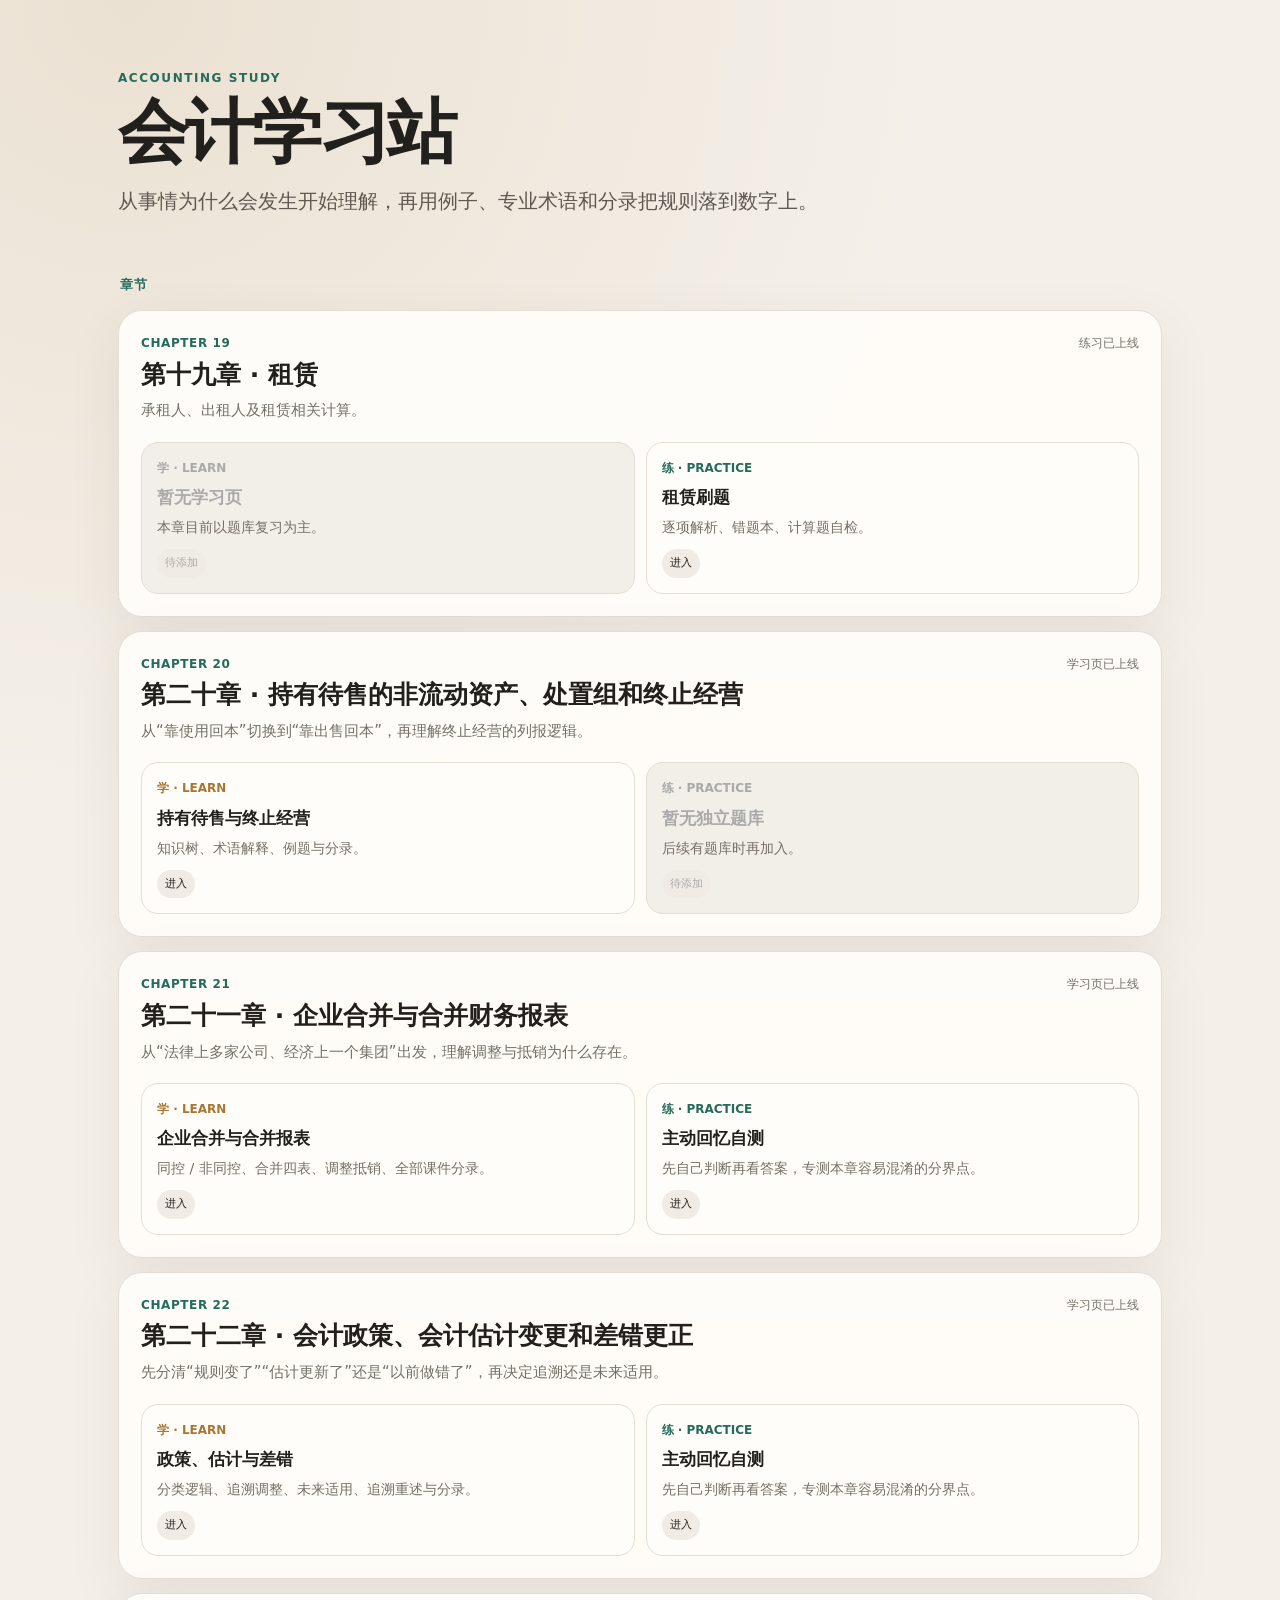
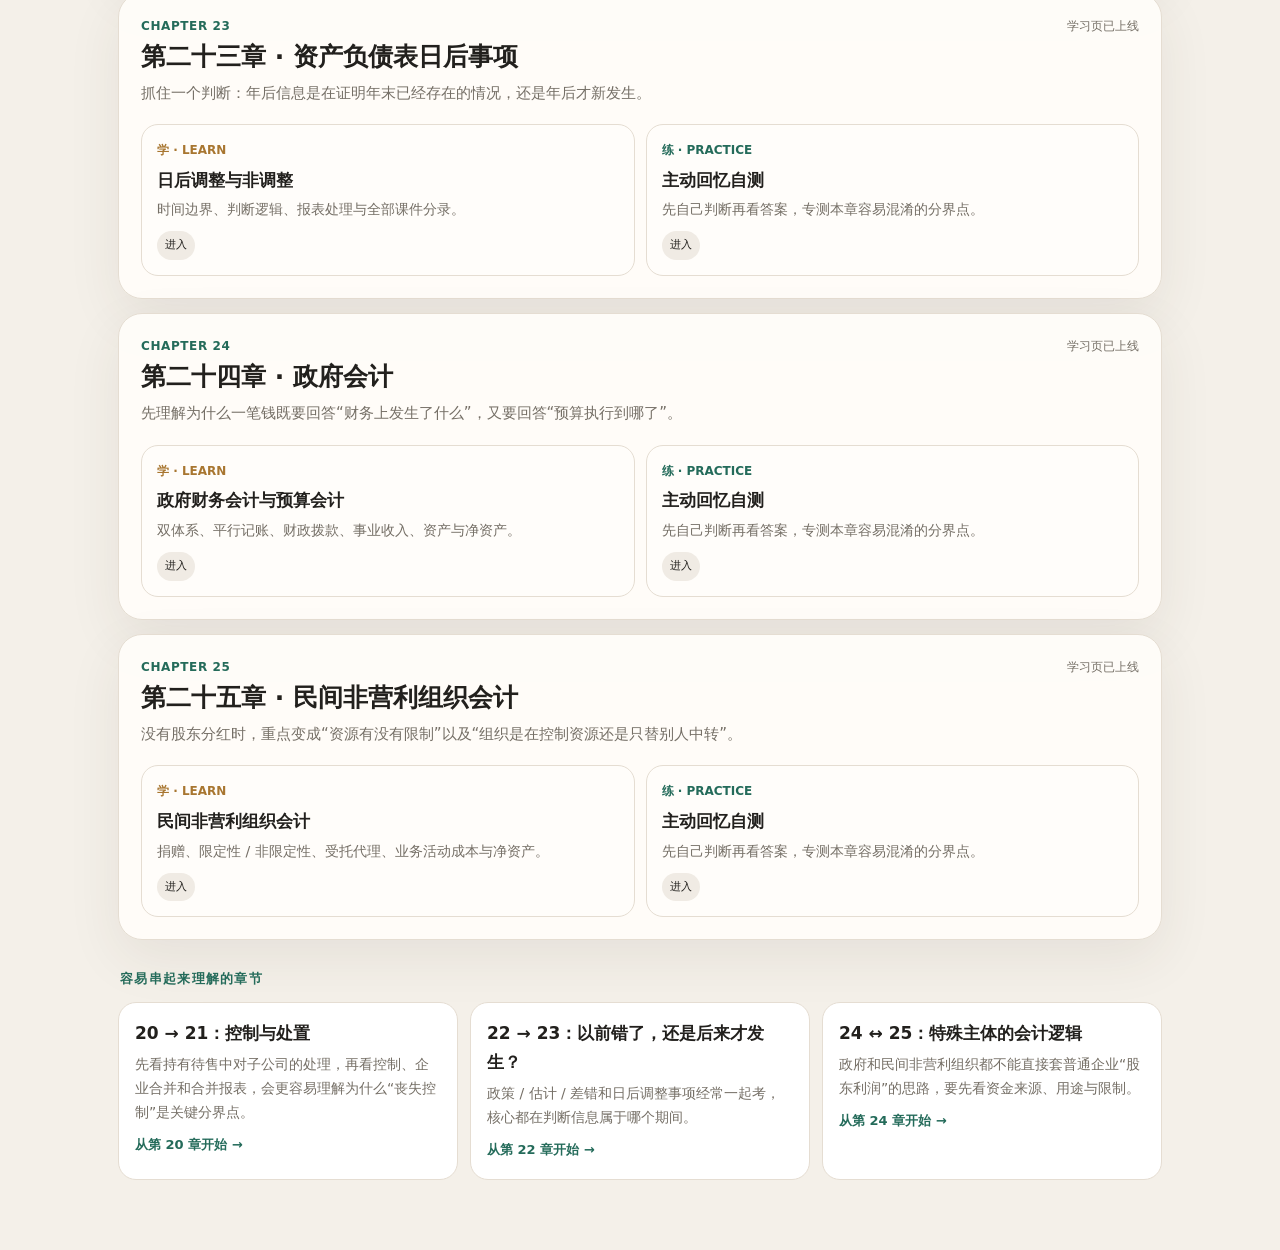
<file: index.html>
<!doctype html>
<html lang="zh-CN"><head><meta charset="utf-8"><meta name="viewport" content="width=device-width,initial-scale=1"><title>会计学习站</title>
<style>
:root{--bg:#f4f0e9;--paper:#fffdf9;--ink:#22201d;--muted:#756f66;--line:#e5ddd2;--green:#246b5a;--gold:#a87630;--gray:#f0ebe4;--shadow:0 18px 54px rgba(60,48,33,.08)}*{box-sizing:border-box}html{scroll-behavior:smooth}body{margin:0;background:radial-gradient(circle at 10% 0,rgba(168,118,48,.12),transparent 27%),var(--bg);color:var(--ink);font-family:-apple-system,BlinkMacSystemFont,"PingFang SC","Microsoft YaHei",system-ui,sans-serif;line-height:1.7;font-size:17px}.wrap{width:min(1080px,100%);margin:auto;padding:30px 18px 70px}.hero{padding:38px 0 28px}.ey{font-size:12px;letter-spacing:.13em;color:var(--green);font-weight:900}.hero h1{font-size:clamp(44px,7vw,70px);line-height:1.04;margin:8px 0 15px;letter-spacing:-.04em}.hero p{color:#5f5951;max-width:760px;margin:0;font-size:20px}.section-title{font-size:13px;font-weight:900;letter-spacing:.1em;color:var(--green);margin:28px 2px 10px}.chapter{background:rgba(255,253,249,.96);border:1px solid var(--line);border-radius:24px;box-shadow:var(--shadow);padding:22px;margin:14px 0}.chapter-head{display:flex;justify-content:space-between;gap:18px;align-items:flex-start}.no{font-size:12px;color:var(--green);font-weight:900;letter-spacing:.05em}.chapter h2{margin:4px 0 7px;font-size:25px;line-height:1.35}.chapter p{margin:0;color:var(--muted);font-size:15px}.modes{display:grid;grid-template-columns:1fr 1fr;gap:11px;margin-top:18px}.mode{border:1px solid var(--line);border-radius:17px;padding:15px;text-decoration:none;color:inherit;background:#fffdfa;display:block;transition:.14s ease}.mode.active:hover{border-color:#cdbfae;transform:translateY(-1px);box-shadow:0 9px 22px rgba(60,48,33,.06)}.mode.disabled{background:#f2eee8;color:#aaa;cursor:not-allowed}.mode .k{font-size:12px;font-weight:900;margin-bottom:5px}.mode.active.learn .k{color:var(--gold)}.mode.active.practice .k{color:var(--green)}.mode b{display:block;font-size:17px}.mode small{display:block;color:var(--muted);margin-top:5px;line-height:1.55}.badge{display:inline-flex;align-items:center;padding:5px 8px;border-radius:999px;background:var(--gray);font-size:11px;margin-top:10px}.status{white-space:nowrap;font-size:12px;color:var(--muted)}.links{display:grid;grid-template-columns:repeat(3,1fr);gap:12px;margin-top:12px}.linkcard{background:#fff;border:1px solid var(--line);border-radius:18px;padding:16px}.linkcard b{display:block;margin-bottom:5px}.linkcard p{font-size:14px;color:var(--muted);margin:0}.linkcard a{display:inline-block;margin-top:9px;font-size:13px;color:var(--green);text-decoration:none;font-weight:800}@media(max-width:760px){.wrap{padding:20px 12px 44px}.hero h1{font-size:45px}.hero p{font-size:18px}.modes,.links{grid-template-columns:1fr}.chapter-head{display:block}.status{margin-top:8px}}
</style></head><body><main class="wrap"><section class="hero"><div class="ey">ACCOUNTING STUDY</div><h1>会计学习站</h1><p>从事情为什么会发生开始理解，再用例子、专业术语和分录把规则落到数字上。</p></section>
<div class="section-title">章节</div>
<section class="chapter"><div class="chapter-head"><div><div class="no">CHAPTER 19</div><h2>第十九章 · 租赁</h2><p>承租人、出租人及租赁相关计算。</p></div><div class="status">练习已上线</div></div><div class="modes"><div class="mode disabled"><div class="k">学 · LEARN</div><b>暂无学习页</b><small>本章目前以题库复习为主。</small><span class="badge">待添加</span></div><a class="mode active practice" href="chapter19/practice.html"><div class="k">练 · PRACTICE</div><b>租赁刷题</b><small>逐项解析、错题本、计算题自检。</small><span class="badge">进入</span></a></div></section>
<section class="chapter"><div class="chapter-head"><div><div class="no">CHAPTER 20</div><h2>第二十章 · 持有待售的非流动资产、处置组和终止经营</h2><p>从“靠使用回本”切换到“靠出售回本”，再理解终止经营的列报逻辑。</p></div><div class="status">学习页已上线</div></div><div class="modes"><a class="mode active learn" href="chapter20/learn.html"><div class="k">学 · LEARN</div><b>持有待售与终止经营</b><small>知识树、术语解释、例题与分录。</small><span class="badge">进入</span></a><div class="mode disabled"><div class="k">练 · PRACTICE</div><b>暂无独立题库</b><small>后续有题库时再加入。</small><span class="badge">待添加</span></div></div></section>
<section class="chapter"><div class="chapter-head"><div><div class="no">CHAPTER 21</div><h2>第二十一章 · 企业合并与合并财务报表</h2><p>从“法律上多家公司、经济上一个集团”出发，理解调整与抵销为什么存在。</p></div><div class="status">学习页已上线</div></div><div class="modes"><a class="mode active learn" href="chapter21/learn.html"><div class="k">学 · LEARN</div><b>企业合并与合并报表</b><small>同控 / 非同控、合并四表、调整抵销、全部课件分录。</small><span class="badge">进入</span></a><a class="mode active practice" href="review.html?ch=21"><div class="k">练 · PRACTICE</div><b>主动回忆自测</b><small>先自己判断再看答案，专测本章容易混淆的分界点。</small><span class="badge">进入</span></a></div></section>
<section class="chapter"><div class="chapter-head"><div><div class="no">CHAPTER 22</div><h2>第二十二章 · 会计政策、会计估计变更和差错更正</h2><p>先分清“规则变了”“估计更新了”还是“以前做错了”，再决定追溯还是未来适用。</p></div><div class="status">学习页已上线</div></div><div class="modes"><a class="mode active learn" href="chapter22/learn.html"><div class="k">学 · LEARN</div><b>政策、估计与差错</b><small>分类逻辑、追溯调整、未来适用、追溯重述与分录。</small><span class="badge">进入</span></a><a class="mode active practice" href="review.html?ch=22"><div class="k">练 · PRACTICE</div><b>主动回忆自测</b><small>先自己判断再看答案，专测本章容易混淆的分界点。</small><span class="badge">进入</span></a></div></section>
<section class="chapter"><div class="chapter-head"><div><div class="no">CHAPTER 23</div><h2>第二十三章 · 资产负债表日后事项</h2><p>抓住一个判断：年后信息是在证明年末已经存在的情况，还是年后才新发生。</p></div><div class="status">学习页已上线</div></div><div class="modes"><a class="mode active learn" href="chapter23/learn.html"><div class="k">学 · LEARN</div><b>日后调整与非调整</b><small>时间边界、判断逻辑、报表处理与全部课件分录。</small><span class="badge">进入</span></a><a class="mode active practice" href="review.html?ch=23"><div class="k">练 · PRACTICE</div><b>主动回忆自测</b><small>先自己判断再看答案，专测本章容易混淆的分界点。</small><span class="badge">进入</span></a></div></section>
<section class="chapter"><div class="chapter-head"><div><div class="no">CHAPTER 24</div><h2>第二十四章 · 政府会计</h2><p>先理解为什么一笔钱既要回答“财务上发生了什么”，又要回答“预算执行到哪了”。</p></div><div class="status">学习页已上线</div></div><div class="modes"><a class="mode active learn" href="chapter24/learn.html"><div class="k">学 · LEARN</div><b>政府财务会计与预算会计</b><small>双体系、平行记账、财政拨款、事业收入、资产与净资产。</small><span class="badge">进入</span></a><a class="mode active practice" href="review.html?ch=24"><div class="k">练 · PRACTICE</div><b>主动回忆自测</b><small>先自己判断再看答案，专测本章容易混淆的分界点。</small><span class="badge">进入</span></a></div></section>
<section class="chapter"><div class="chapter-head"><div><div class="no">CHAPTER 25</div><h2>第二十五章 · 民间非营利组织会计</h2><p>没有股东分红时，重点变成“资源有没有限制”以及“组织是在控制资源还是只替别人中转”。</p></div><div class="status">学习页已上线</div></div><div class="modes"><a class="mode active learn" href="chapter25/learn.html"><div class="k">学 · LEARN</div><b>民间非营利组织会计</b><small>捐赠、限定性 / 非限定性、受托代理、业务活动成本与净资产。</small><span class="badge">进入</span></a><a class="mode active practice" href="review.html?ch=25"><div class="k">练 · PRACTICE</div><b>主动回忆自测</b><small>先自己判断再看答案，专测本章容易混淆的分界点。</small><span class="badge">进入</span></a></div></section>
<div class="section-title">容易串起来理解的章节</div><section class="links"><div class="linkcard"><b>20 → 21：控制与处置</b><p>先看持有待售中对子公司的处理，再看控制、企业合并和合并报表，会更容易理解为什么“丧失控制”是关键分界点。</p><a href="chapter20/learn.html">从第 20 章开始 →</a></div><div class="linkcard"><b>22 → 23：以前错了，还是后来才发生？</b><p>政策 / 估计 / 差错和日后调整事项经常一起考，核心都在判断信息属于哪个期间。</p><a href="chapter22/learn.html">从第 22 章开始 →</a></div><div class="linkcard"><b>24 ↔ 25：特殊主体的会计逻辑</b><p>政府和民间非营利组织都不能直接套普通企业“股东利润”的思路，要先看资金来源、用途与限制。</p><a href="chapter24/learn.html">从第 24 章开始 →</a></div></section>
</main></body></html>
</file>
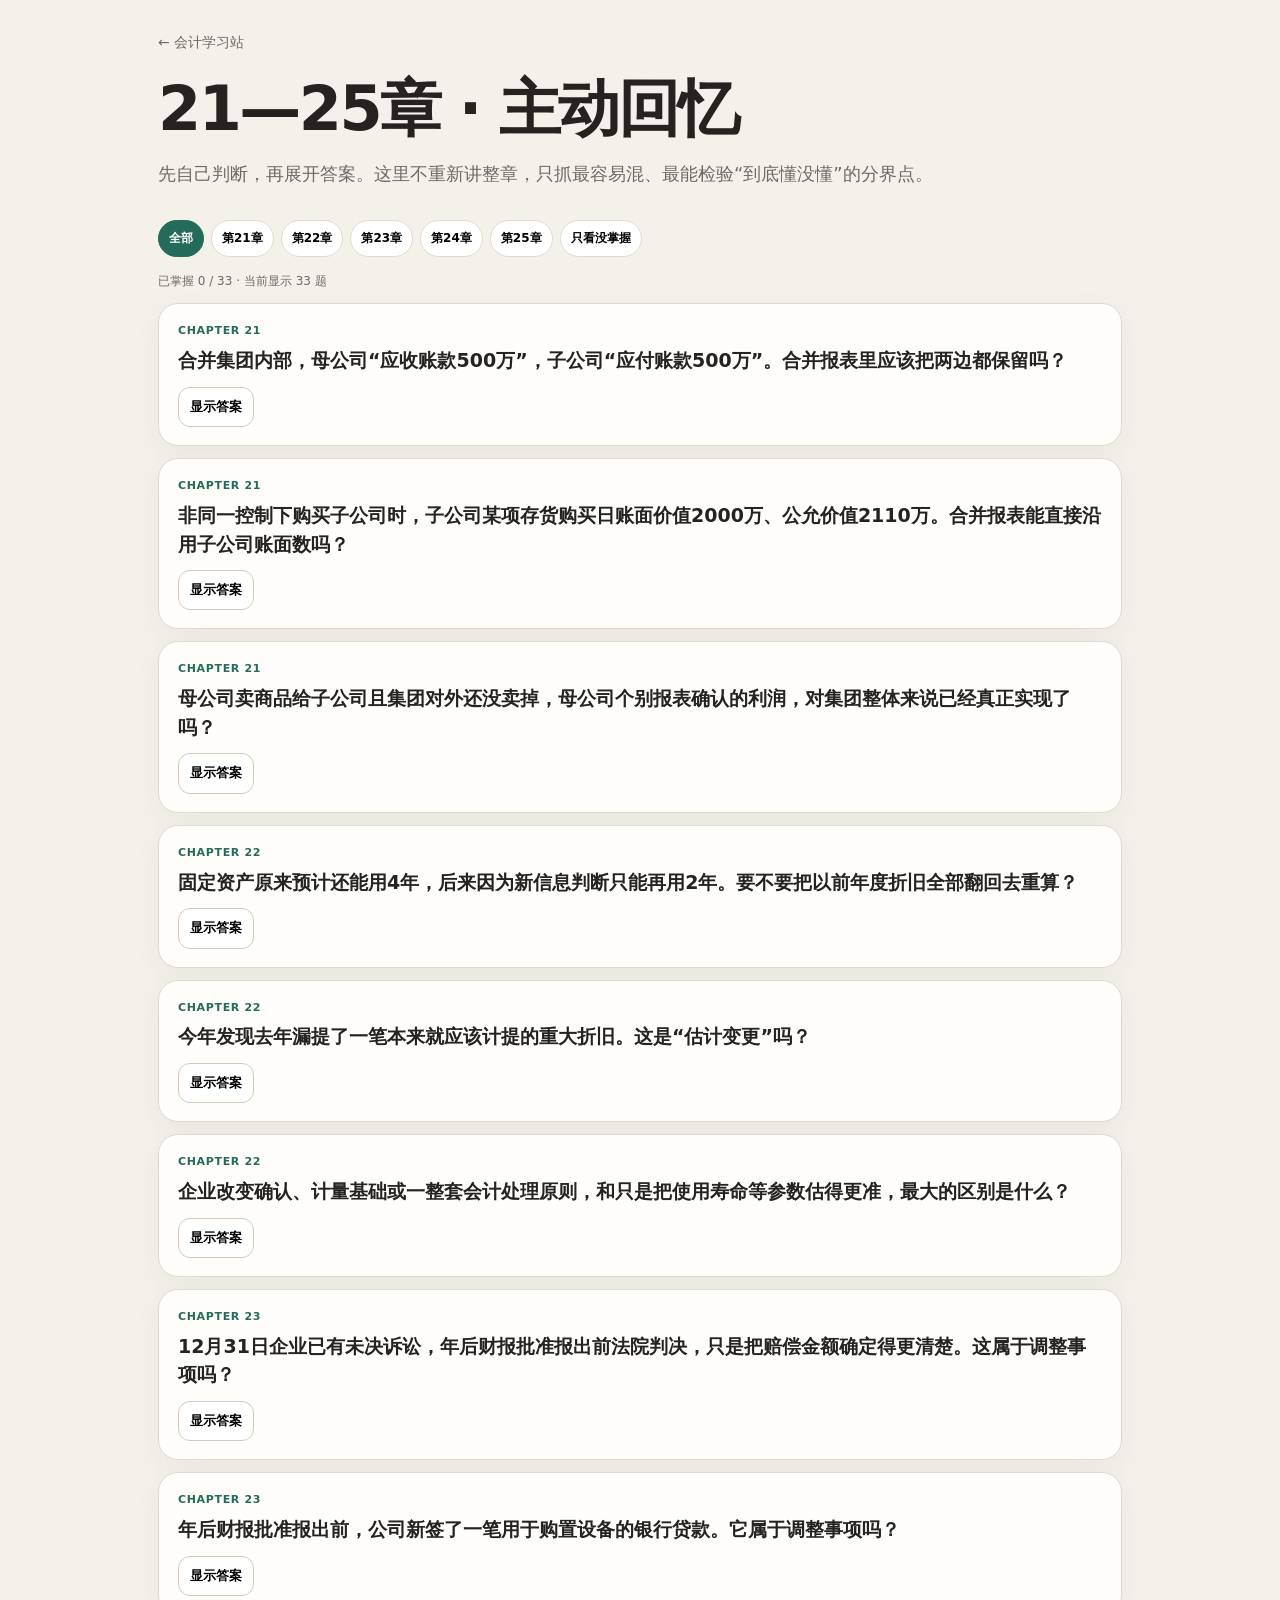
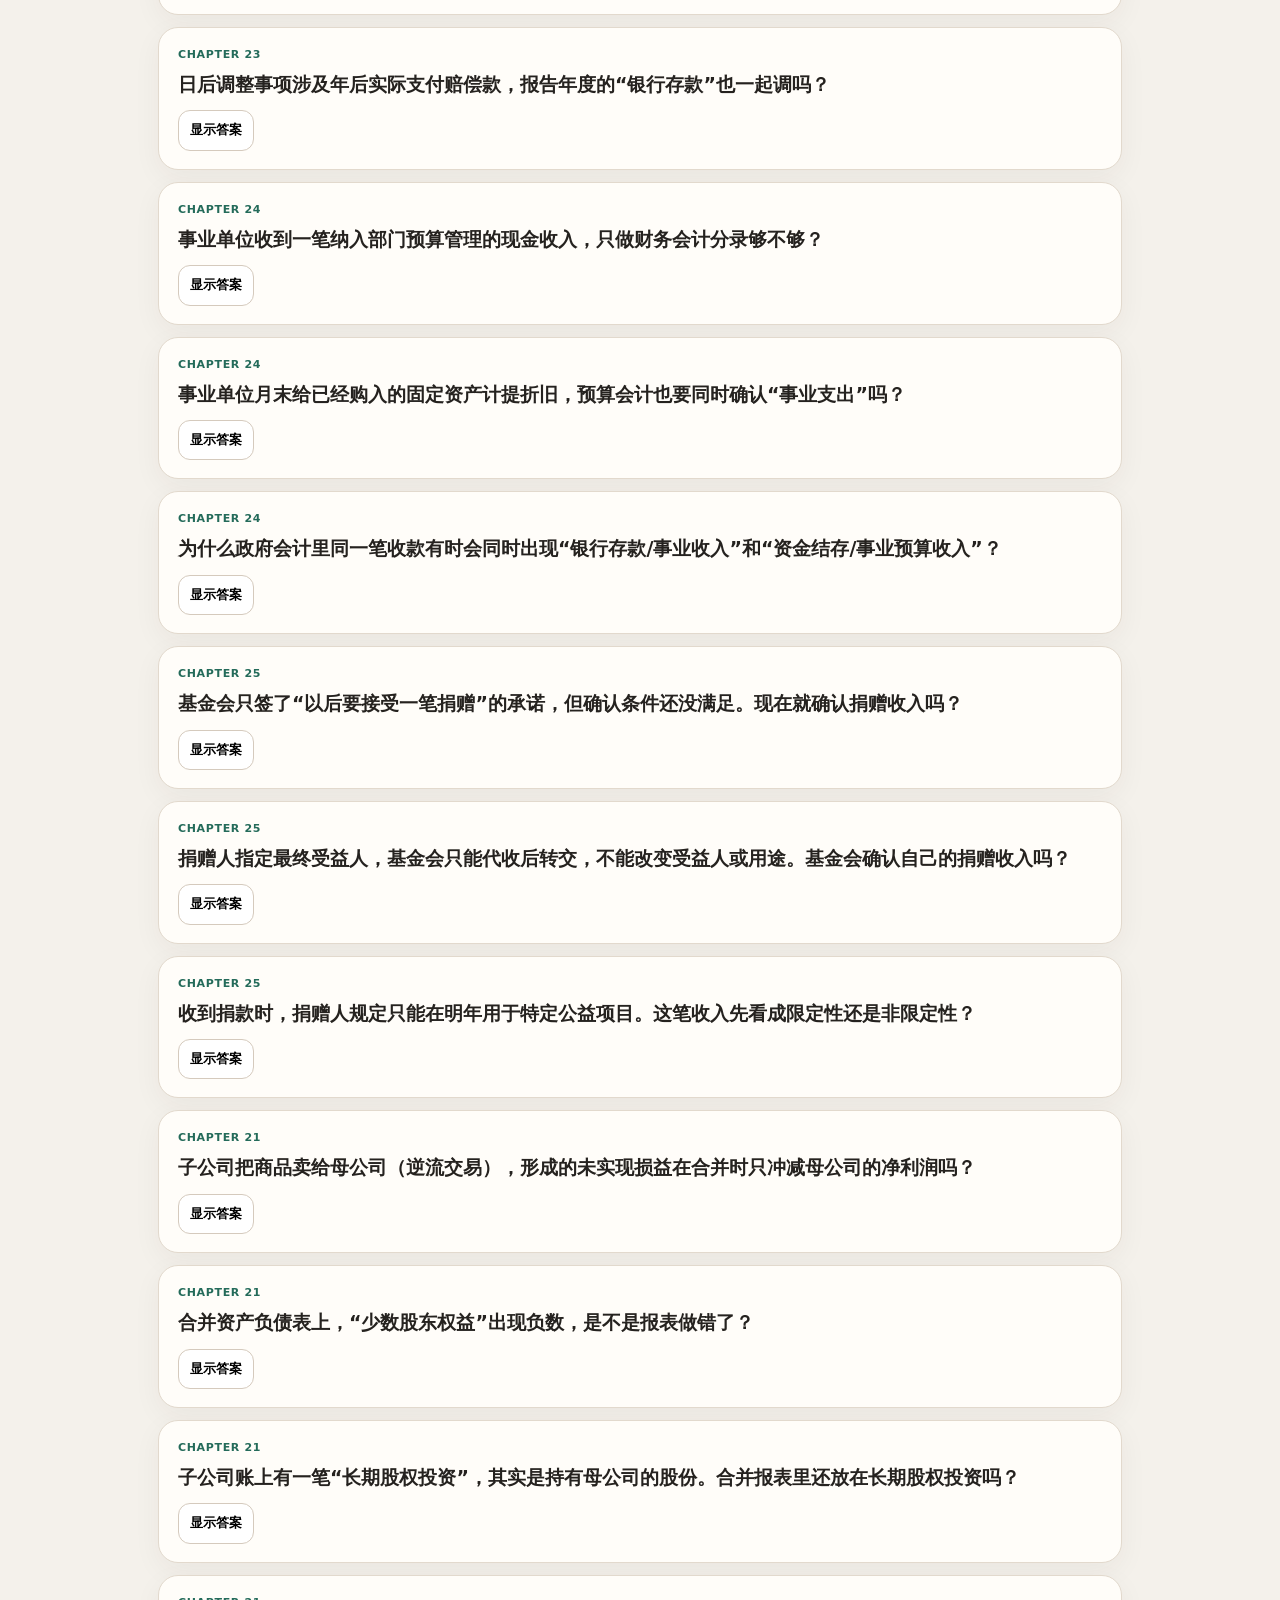
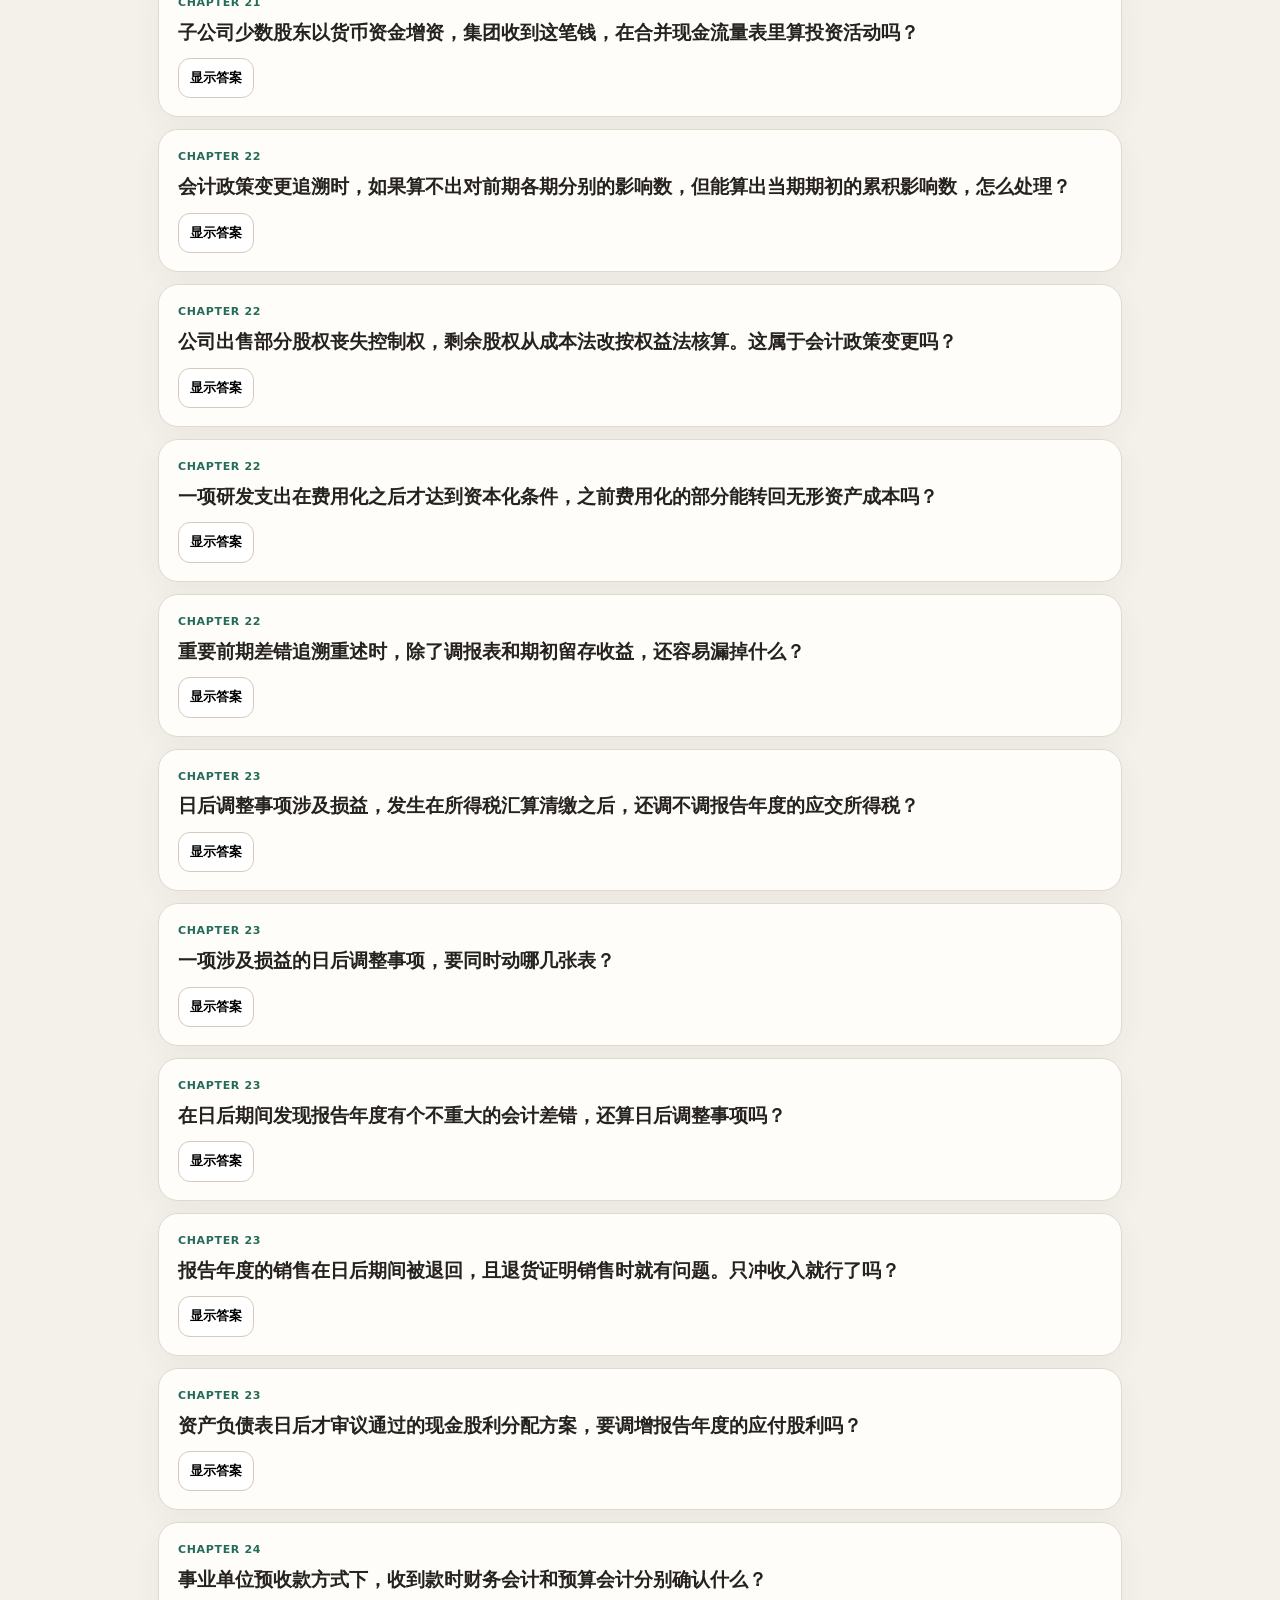
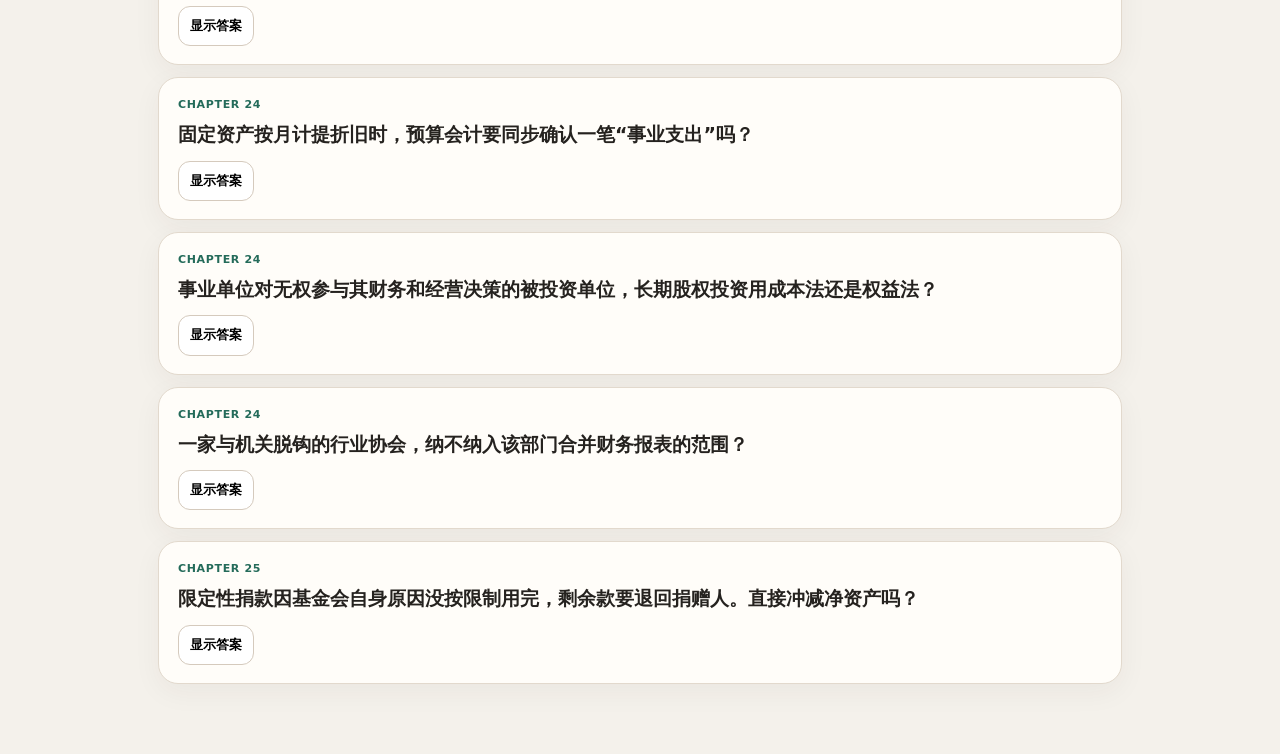
<file: review.html>
<!doctype html><html lang="zh-CN"><head><meta charset="utf-8"><meta name="viewport" content="width=device-width,initial-scale=1"><title>21—25章 · 主动回忆复习</title><style>:root{--bg:#f4f1eb;--paper:#fffdf9;--ink:#25221f;--muted:#6f6961;--line:#e2d9cd;--green:#246b5a;--red:#9b4d58}*{box-sizing:border-box}body{margin:0;background:var(--bg);color:var(--ink);font-family:-apple-system,BlinkMacSystemFont,"PingFang SC","Microsoft YaHei",system-ui,sans-serif;line-height:1.72}.wrap{width:min(1000px,100%);margin:auto;padding:28px 18px 70px}.back{color:var(--muted);text-decoration:none;font-size:14px}h1{font-size:clamp(40px,6vw,62px);line-height:1.06;letter-spacing:-.04em;margin:20px 0 9px}.lead{font-size:18px;color:var(--muted);max-width:800px}.tabs{display:flex;gap:7px;flex-wrap:wrap;position:sticky;top:0;padding:12px 0;background:rgba(244,241,235,.95);backdrop-filter:blur(12px);z-index:10}.tabs button{border:1px solid var(--line);background:#fff;border-radius:999px;padding:7px 10px;font:inherit;font-size:12px;font-weight:850;cursor:pointer}.tabs button.on{background:var(--green);color:#fff;border-color:var(--green)}.progress{font-size:12px;color:var(--muted);margin:2px 0 12px}.grid{display:grid;gap:12px}.q{background:var(--paper);border:1px solid var(--line);border-radius:20px;padding:18px 19px;box-shadow:0 8px 28px rgba(58,47,35,.05)}.meta{font-size:11px;font-weight:900;color:var(--green);letter-spacing:.06em}.q h2{font-size:19px;line-height:1.5;margin:5px 0 12px}.actions{display:flex;gap:8px;flex-wrap:wrap}.actions button{border:1px solid #d5cabd;background:#fff;border-radius:12px;padding:8px 11px;font:inherit;font-size:13px;font-weight:800;cursor:pointer}.actions button:hover{background:#f8f2ea}.answer{display:none;margin-top:12px;padding:13px 14px;border-left:4px solid var(--green);background:#edf6f1;border-radius:0 13px 13px 0}.answer b{display:block;margin-bottom:4px}.reason{color:#544e47;font-size:14px}.mark{margin-top:9px;display:flex;gap:7px}.mark button{font-size:12px}.mark .bad{color:var(--red)}.q.known{opacity:.62}.q.known::after{content:'✓ 已掌握';display:inline-block;margin-top:8px;font-size:11px;font-weight:900;color:var(--green)}@media(max-width:650px){.wrap{padding:20px 12px 50px}.q{padding:16px 15px}}</style></head><body><main class="wrap"><a class="back" href="index.html">← 会计学习站</a><h1>21—25章 · 主动回忆</h1><p class="lead">先自己判断，再展开答案。这里不重新讲整章，只抓最容易混、最能检验“到底懂没懂”的分界点。</p><div class="tabs"><button class="on" data-ch="all">全部</button><button data-ch="21">第21章</button><button data-ch="22">第22章</button><button data-ch="23">第23章</button><button data-ch="24">第24章</button><button data-ch="25">第25章</button><button id="weak" data-ch="weak">只看没掌握</button></div><div class="progress" id="progress"></div><section class="grid" id="grid"></section></main><script>
const DATA=[
[21,'合并集团内部，母公司“应收账款500万”，子公司“应付账款500万”。合并报表里应该把两边都保留吗？','不应该。','集团整体不能既“欠自己钱”又“被自己欠钱”。内部债权、债务要抵销；如果内部应收账款还计提了坏账准备，还要继续处理相应减值影响。'],
[21,'非同一控制下购买子公司时，子公司某项存货购买日账面价值2000万、公允价值2110万。合并报表能直接沿用子公司账面数吗？','不能直接沿用。','购买日要先把可辨认资产、负债调整到购买日公允价值，再处理这些评估增减值在后续期间实现时对成本、折旧、损益等的影响。'],
[21,'母公司卖商品给子公司且集团对外还没卖掉，母公司个别报表确认的利润，对集团整体来说已经真正实现了吗？','没有完全实现。','从集团视角只是把货从左口袋移到右口袋。对外销售前，内部交易形成的未实现损益不能当成集团对外赚到的利润。'],
[22,'固定资产原来预计还能用4年，后来因为新信息判断只能再用2年。要不要把以前年度折旧全部翻回去重算？','不要。','这属于会计估计更新。以前的信息条件下原估计可以是合理的，所以从变更日起按新估计未来适用。'],
[22,'今年发现去年漏提了一笔本来就应该计提的重大折旧。这是“估计变更”吗？','不是，是前期差错。','当时所需信息已经存在，只是没有正确处理。重要前期差错通常追溯重述，并调整比较数据、期初留存收益等。'],
[22,'企业改变确认、计量基础或一整套会计处理原则，和只是把使用寿命等参数估得更准，最大的区别是什么？','前者更接近会计政策变更，后者是会计估计变更。','先判断“规则层”有没有换，再判断是否只是同一规则下参数和方法因新信息而更新。'],
[23,'12月31日企业已有未决诉讼，年后财报批准报出前法院判决，只是把赔偿金额确定得更清楚。这属于调整事项吗？','属于。','年后判决提供的是年末已经存在状况的进一步证据，所以要把新证据反映回报告年度。'],
[23,'年后财报批准报出前，公司新签了一笔用于购置设备的银行贷款。它属于调整事项吗？','通常不属于调整事项。','贷款合同是年后新发生的事项，并不是在证明年末已经存在的状况。重大时考虑披露，而不是改年末数字。'],
[23,'日后调整事项涉及年后实际支付赔偿款，报告年度的“银行存款”也一起调吗？','不调报告年度货币资金。','调整的是能证明年末状况的部分；年后真实现金支付仍是年后的现金事项，不把年后的现金流硬塞回上一年。'],
[24,'事业单位收到一笔纳入部门预算管理的现金收入，只做财务会计分录够不够？','通常不够。','这类现金收支一般需要平行记账：财务会计记录经济业务，预算会计同时记录预算收入/支出及资金结存变化。'],
[24,'事业单位月末给已经购入的固定资产计提折旧，预算会计也要同时确认“事业支出”吗？','不需要机械同步。','折旧是财务会计的权责发生制费用，并没有发生新的预算现金支出。课件例题明确：购入时预算会计确认支出，月末折旧时预算会计不作处理。'],
[24,'为什么政府会计里同一笔收款有时会同时出现“银行存款/事业收入”和“资金结存/事业预算收入”？','因为在回答两个不同问题。','前一套是财务会计：经济资源和收入怎么变；后一套是预算会计：预算资金实际收了多少、预算执行到哪。'],
[25,'基金会只签了“以后要接受一笔捐赠”的承诺，但确认条件还没满足。现在就确认捐赠收入吗？','不确认。','捐赠承诺本身不满足非交换交易收入的确认条件时，不确认捐赠收入。'],
[25,'捐赠人指定最终受益人，基金会只能代收后转交，不能改变受益人或用途。基金会确认自己的捐赠收入吗？','不按自己的捐赠收入处理。','基金会只是中介，属于受托代理业务，核心是确认受托代理资产和受托代理负债。'],
[25,'收到捐款时，捐赠人规定只能在明年用于特定公益项目。这笔收入先看成限定性还是非限定性？','限定性。','外部捐赠人设置了时间或用途限制，所以先按限定性捐赠收入及限定性净资产逻辑核算，限制解除后再按本章规则重分类。'],
[21,'子公司把商品卖给母公司（逆流交易），形成的未实现损益在合并时只冲减母公司的净利润吗？','不是全冲母公司。','逆流交易的未实现损益（扣除所得税影响后）要按母公司持股比例，在“归属于母公司所有者的净利润”和“少数股东损益”之间分配抵销；顺流交易（母公司卖给子公司）才全额冲减母公司净利润。'],
[21,'合并资产负债表上，“少数股东权益”出现负数，是不是报表做错了？','不是做错。','少数股东权益是合并报表特有的项目，不要求永远为正；少数股东损益同样只存在于合并报表。'],
[21,'子公司账上有一笔“长期股权投资”，其实是持有母公司的股份。合并报表里还放在长期股权投资吗？','不，转列为库存股。','从集团整体看这相当于自己持有自己的股份，按取得成本转列库存股，作为所有者权益的减项。'],
[21,'子公司少数股东以货币资金增资，集团收到这笔钱，在合并现金流量表里算投资活动吗？','算筹资活动。','这是集团从外部少数股东收到的权益性资金，列入“筹资活动产生的现金流量”，不是投资活动。'],
[22,'会计政策变更追溯时，如果算不出对前期各期分别的影响数，但能算出当期期初的累积影响数，怎么处理？','从能追溯的最早期间期初开始用新政策。','“不切实可行”有两档退法：算不出各期影响数，就从能追溯的最早期间期初用新政策；如果连当期期初的累积影响数都算不出来，就直接采用未来适用法，不再追溯。'],
[22,'公司出售部分股权丧失控制权，剩余股权从成本法改按权益法核算。这属于会计政策变更吗？','不属于。','这是本期交易发生本质变化后采用适用的新政策。编制合并报表时统一子公司的会计政策，也不是会计估计变更。'],
[22,'一项研发支出在费用化之后才达到资本化条件，之前费用化的部分能转回无形资产成本吗？','不能。','研究阶段费用化的钱泼出去收不回；若前期误资本化了，应冲减无形资产、转回对应摊销，再通过“以前年度损益调整”处理。'],
[22,'重要前期差错追溯重述时，除了调报表和期初留存收益，还容易漏掉什么？','每股收益。','需要披露每股收益的企业，要同步重算基本每股收益和稀释每股收益。'],
[23,'日后调整事项涉及损益，发生在所得税汇算清缴之后，还调不调报告年度的应交所得税？','通常不再调。','发生在汇算清缴之后、涉及损益的调整事项，一般不再调整报告年度的应纳税额；发生在汇算清缴之前、符合税法规定的，才调整报告年度应交所得税。'],
[23,'一项涉及损益的日后调整事项，要同时动哪几张表？','三张表一起动。','同步调整报告年度资产负债表、利润表和所有者权益变动表相关项目，再按规定结转盈余公积和未分配利润。'],
[23,'在日后期间发现报告年度有个不重大的会计差错，还算日后调整事项吗？','算。','在日后期间发现的报告年度会计差错，无论是否重大，都属于资产负债表日后调整事项。'],
[23,'报告年度的销售在日后期间被退回，且退货证明销售时就有问题。只冲收入就行了吗？','不止。','冲回报告年度收入和销项税、恢复存货并冲回成本，同时处理报告年度所得税、未分配利润和盈余公积。注意退货必须发生在日后期间内，出了期间就是当期事项。'],
[23,'资产负债表日后才审议通过的现金股利分配方案，要调增报告年度的应付股利吗？','不调。','在资产负债表日还没有形成现时义务，所以不调整报告年度负债；重大时作为非调整事项披露。'],
[24,'事业单位预收款方式下，收到款时财务会计和预算会计分别确认什么？','财务先记预收账款，预算先记事业预算收入。','收钱和确认收入不是同一天：以后按合同完成进度，财务会计再确认事业收入，预算会计不再重复确认。'],
[24,'固定资产按月计提折旧时，预算会计要同步确认一笔“事业支出”吗？','不要。','折旧属于非现金消耗，只做财务会计“业务活动费用—固定资产累计折旧”，预算会计不作处理。'],
[24,'事业单位对无权参与其财务和经营决策的被投资单位，长期股权投资用成本法还是权益法？','成本法。','不能机械照搬企业会计的判断口径。'],
[24,'一家与机关脱钩的行业协会，纳不纳入该部门合并财务报表的范围？','不纳入。','合并范围看实际管理关系：所属企业、与机关脱钩的行业协会、无财政预算拨款关系的挂靠组织等不纳入。'],
[25,'限定性捐款因基金会自身原因没按限制用完，剩余款要退回捐赠人。直接冲减净资产吗？','不，通过费用确认退款义务。','例25-6：借记管理费用、贷记其他应付款，而不是继续留在净资产里。']
];
const grid=document.getElementById('grid'),prog=document.getElementById('progress');let filter='all';
const key=i=>`acct_review_${i}`;
function render(){grid.innerHTML='';let shown=0,known=0;DATA.forEach((d,i)=>{const mastered=localStorage.getItem(key(i))==='1';if(mastered)known++;if(filter!=='all'&&filter!=='weak'&&String(d[0])!==filter)return;if(filter==='weak'&&mastered)return;shown++;const a=document.createElement('article');a.className='q'+(mastered?' known':'');a.innerHTML=`<div class="meta">CHAPTER ${d[0]}</div><h2>${d[1]}</h2><div class="actions"><button class="show">显示答案</button></div><div class="answer"><b>${d[2]}</b><div class="reason">${d[3]}</div><div class="mark"><button class="good">我会了</button><button class="bad">还不熟</button></div></div>`;a.querySelector('.show').onclick=e=>{const x=a.querySelector('.answer');x.style.display=x.style.display==='block'?'none':'block';e.target.textContent=x.style.display==='block'?'收起答案':'显示答案'};a.querySelector('.good').onclick=()=>{localStorage.setItem(key(i),'1');render()};a.querySelector('.bad').onclick=()=>{localStorage.removeItem(key(i));render()};grid.append(a)});prog.textContent=`已掌握 ${known} / ${DATA.length} · 当前显示 ${shown} 题`;}
document.querySelectorAll('.tabs button').forEach(b=>b.onclick=()=>{document.querySelectorAll('.tabs button').forEach(x=>x.classList.remove('on'));b.classList.add('on');filter=b.dataset.ch;render()});render();
try{const _c=new URLSearchParams(location.search).get('ch');if(_c){const _b=Array.prototype.find.call(document.querySelectorAll('.tabs button'),b=>b.dataset.ch===_c);if(_b)_b.click();}}catch(e){}
</script></body></html>
</file>
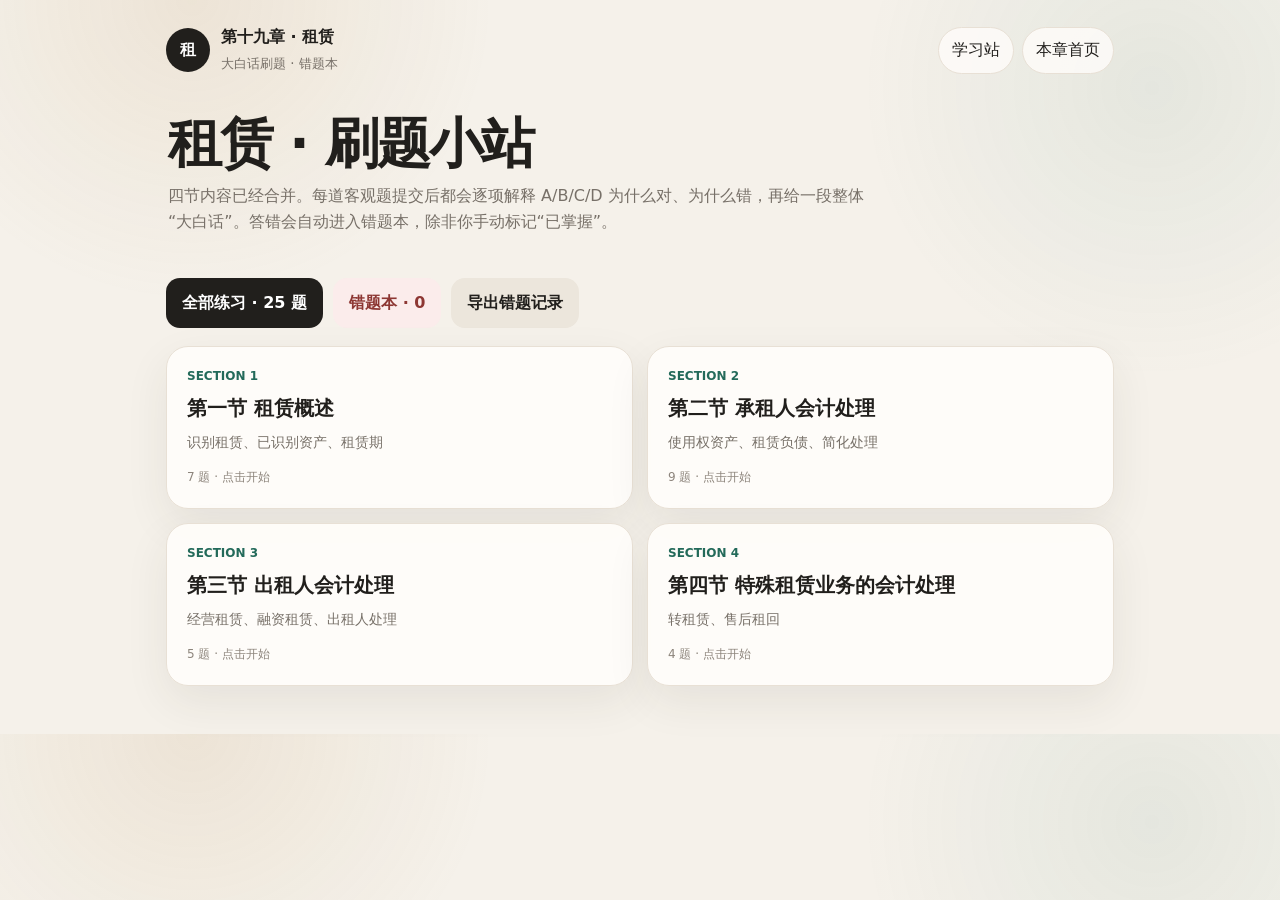
<file: chapter19/practice.html>
<!doctype html><html lang="zh-CN"><head><meta charset="utf-8"><meta name="viewport" content="width=device-width,initial-scale=1"><title>第十九章 · 练</title></head><body><p id="loading" style="font-family:-apple-system,BlinkMacSystemFont,'PingFang SC',sans-serif;padding:24px;color:#666">正在加载第十九章题库…</p><script>(async()=>{try{const [headRes,tailRes]=await Promise.all([fetch('practice.head.txt',{cache:'no-store'}),fetch('practice.data.txt',{cache:'no-store'})]);if(!headRes.ok)throw new Error(`practice.head.txt 加载失败（HTTP ${headRes.status}）`);if(!tailRes.ok)throw new Error(`practice.data.txt 加载失败（HTTP ${tailRes.status}）`);const head=(await headRes.text()).trim();const tail=(await tailRes.text()).trim();const b64=head+tail;if(head.length!==2241||tail.length!==19999||b64.length!==22240||!b64.startsWith('H4sI'))throw new Error('题库数据不完整，请刷新后重试');if(!('DecompressionStream' in window))throw new Error('当前浏览器版本过旧，不支持题库解压，请升级浏览器');const bin=Uint8Array.from(atob(b64),c=>c.charCodeAt(0));const html=await new Response(new Blob([bin]).stream().pipeThrough(new DecompressionStream('gzip'))).text();if(!html.includes('租赁 · 刷题小站')||!html.includes('错题本')||!html.includes('const QUESTIONS='))throw new Error('题库内容校验失败');document.open();document.write(html);document.close()}catch(e){console.error(e);document.body.innerHTML=`<div style="font-family:-apple-system,BlinkMacSystemFont,'PingFang SC',sans-serif;max-width:720px;margin:40px auto;padding:24px"><h2>第十九章加载失败</h2><p>${String(e)}</p><p>请刷新页面；如果仍失败，请返回学习站首页。</p><p><a href="../index.html">← 返回学习站</a></p></div>`}})();</script></body></html>
</file>
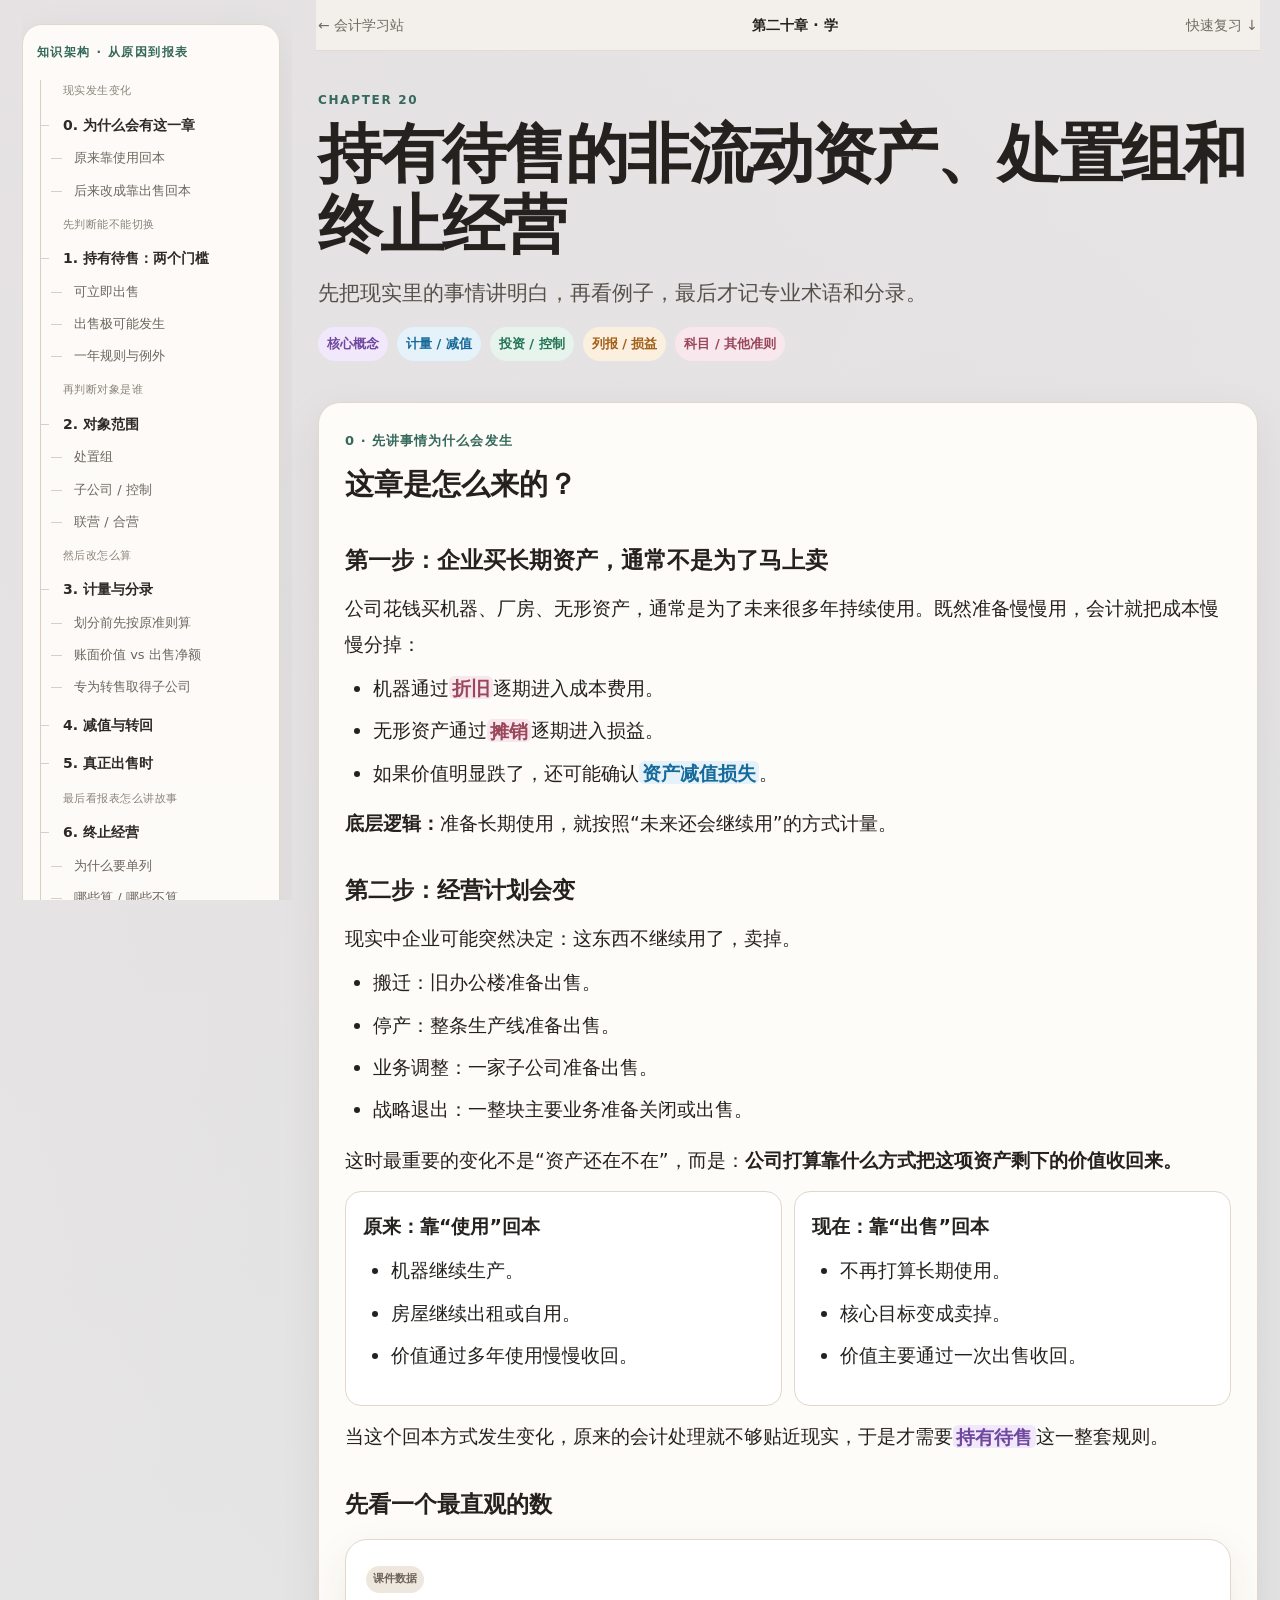
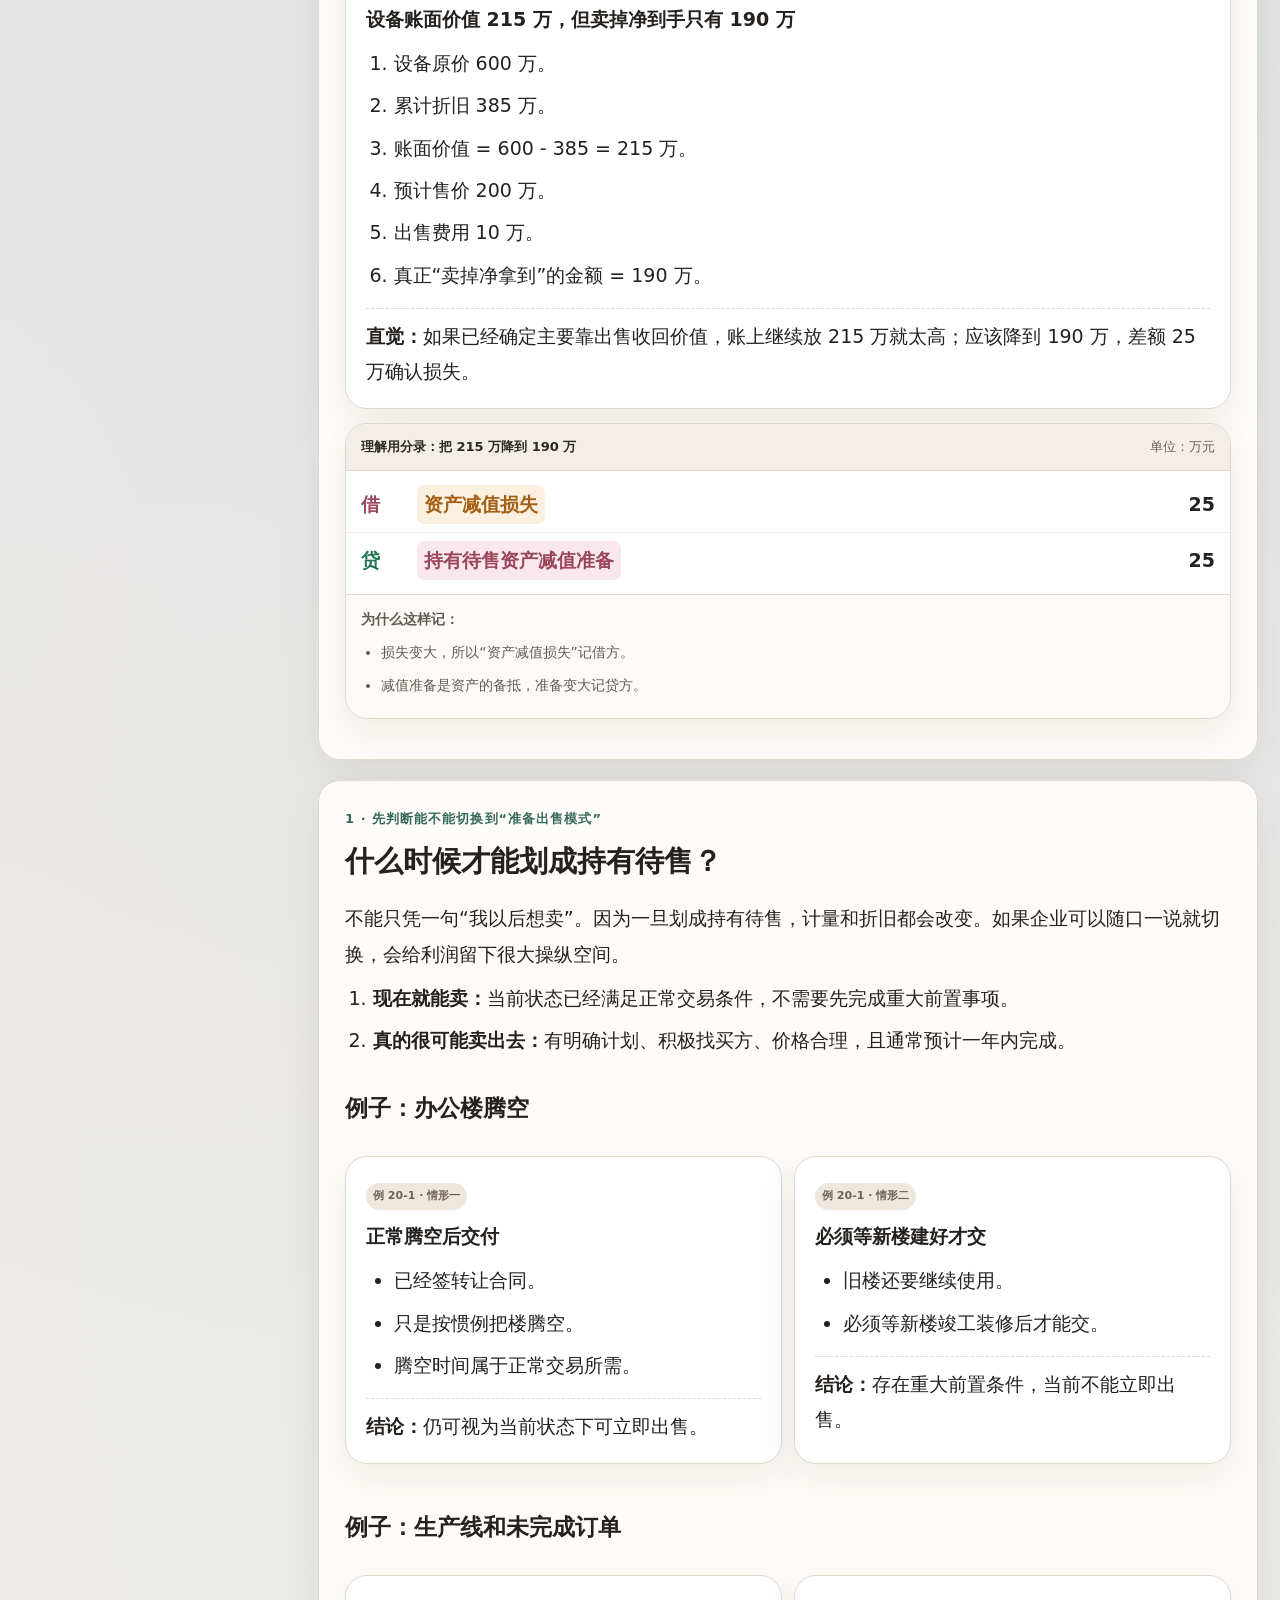
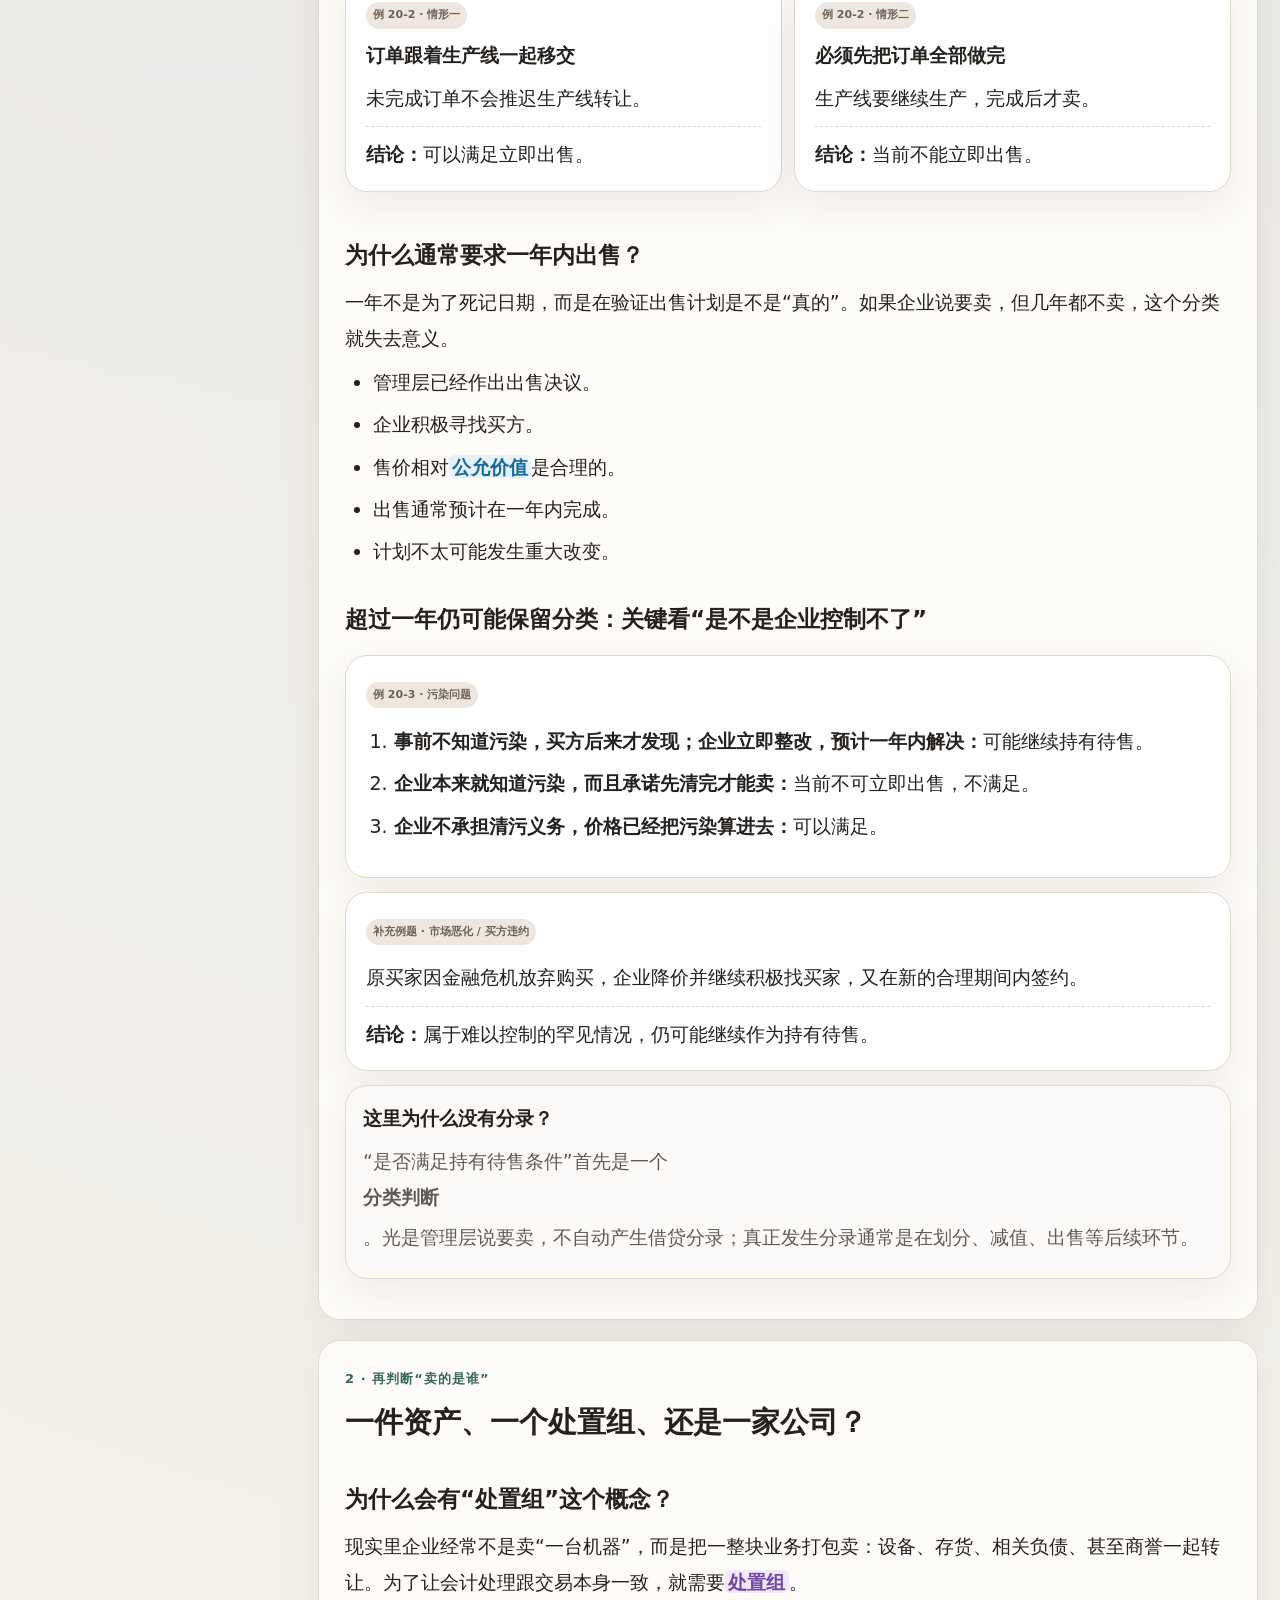
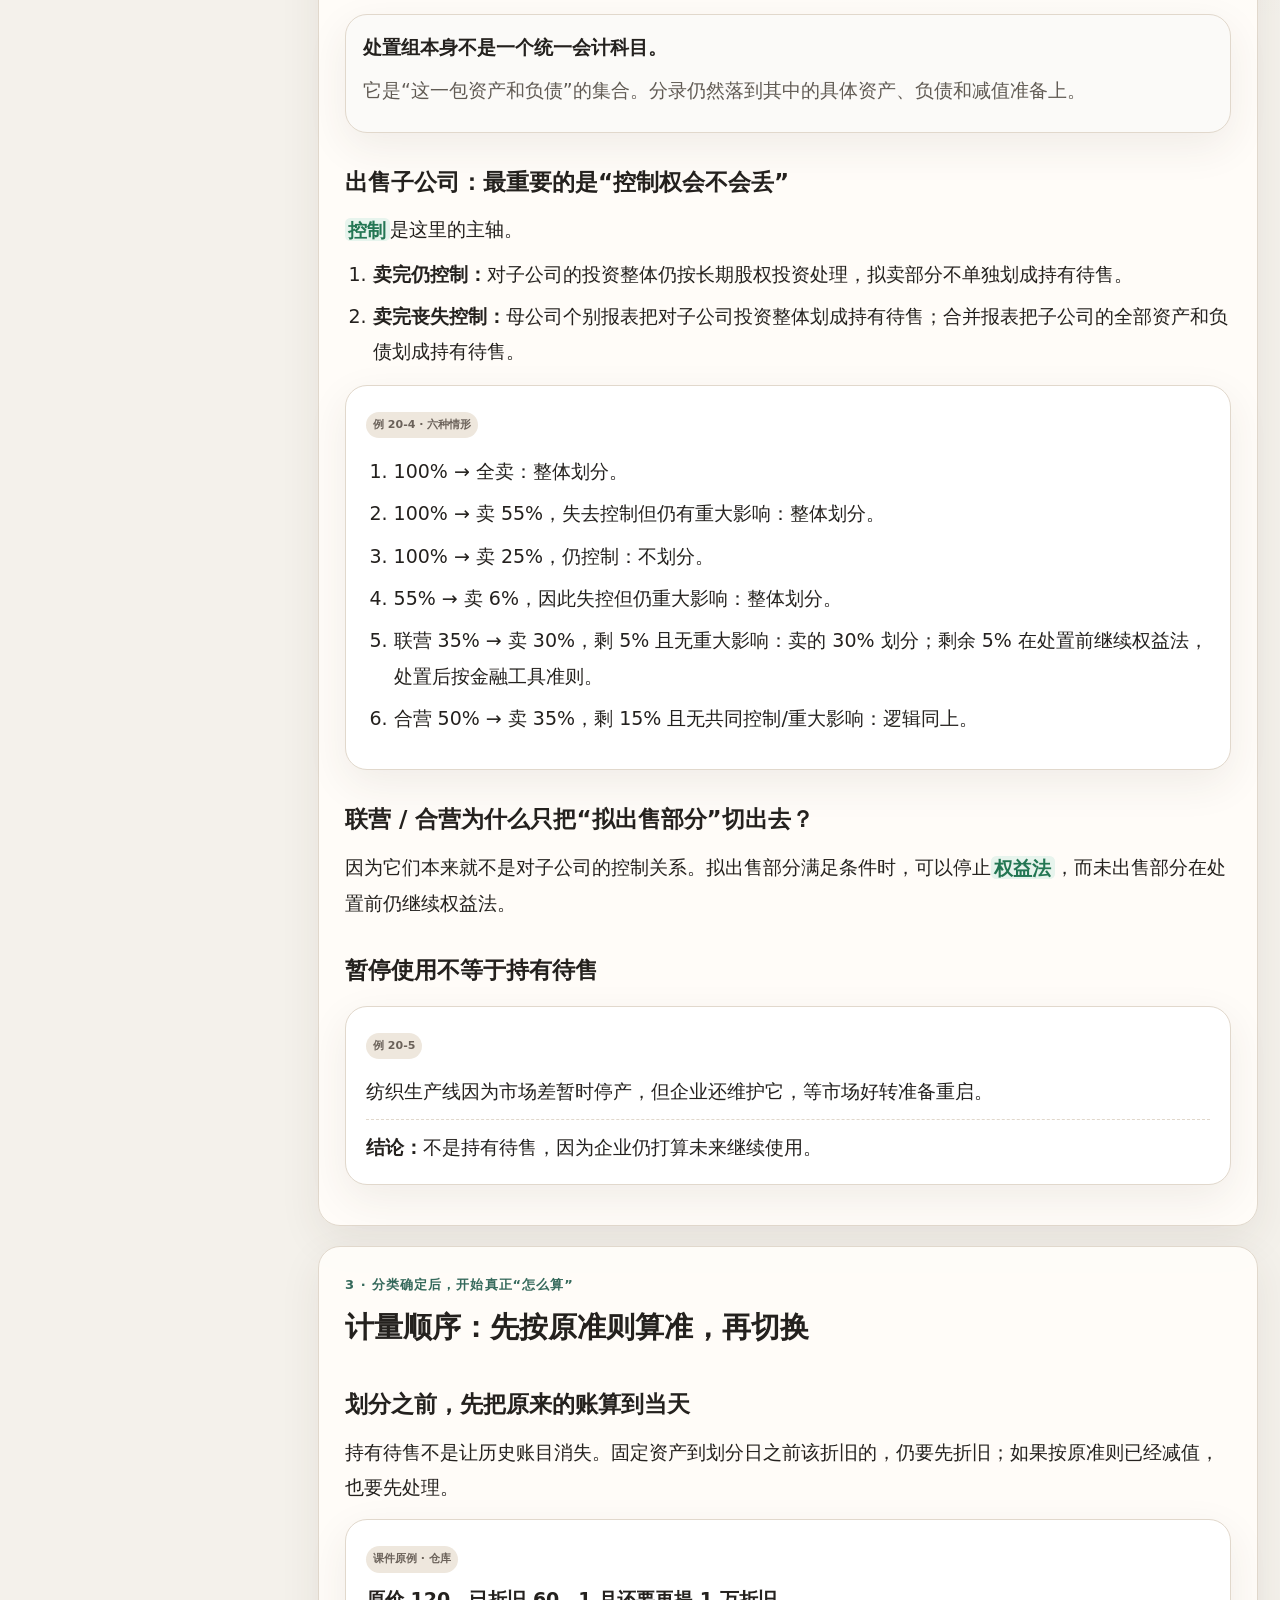
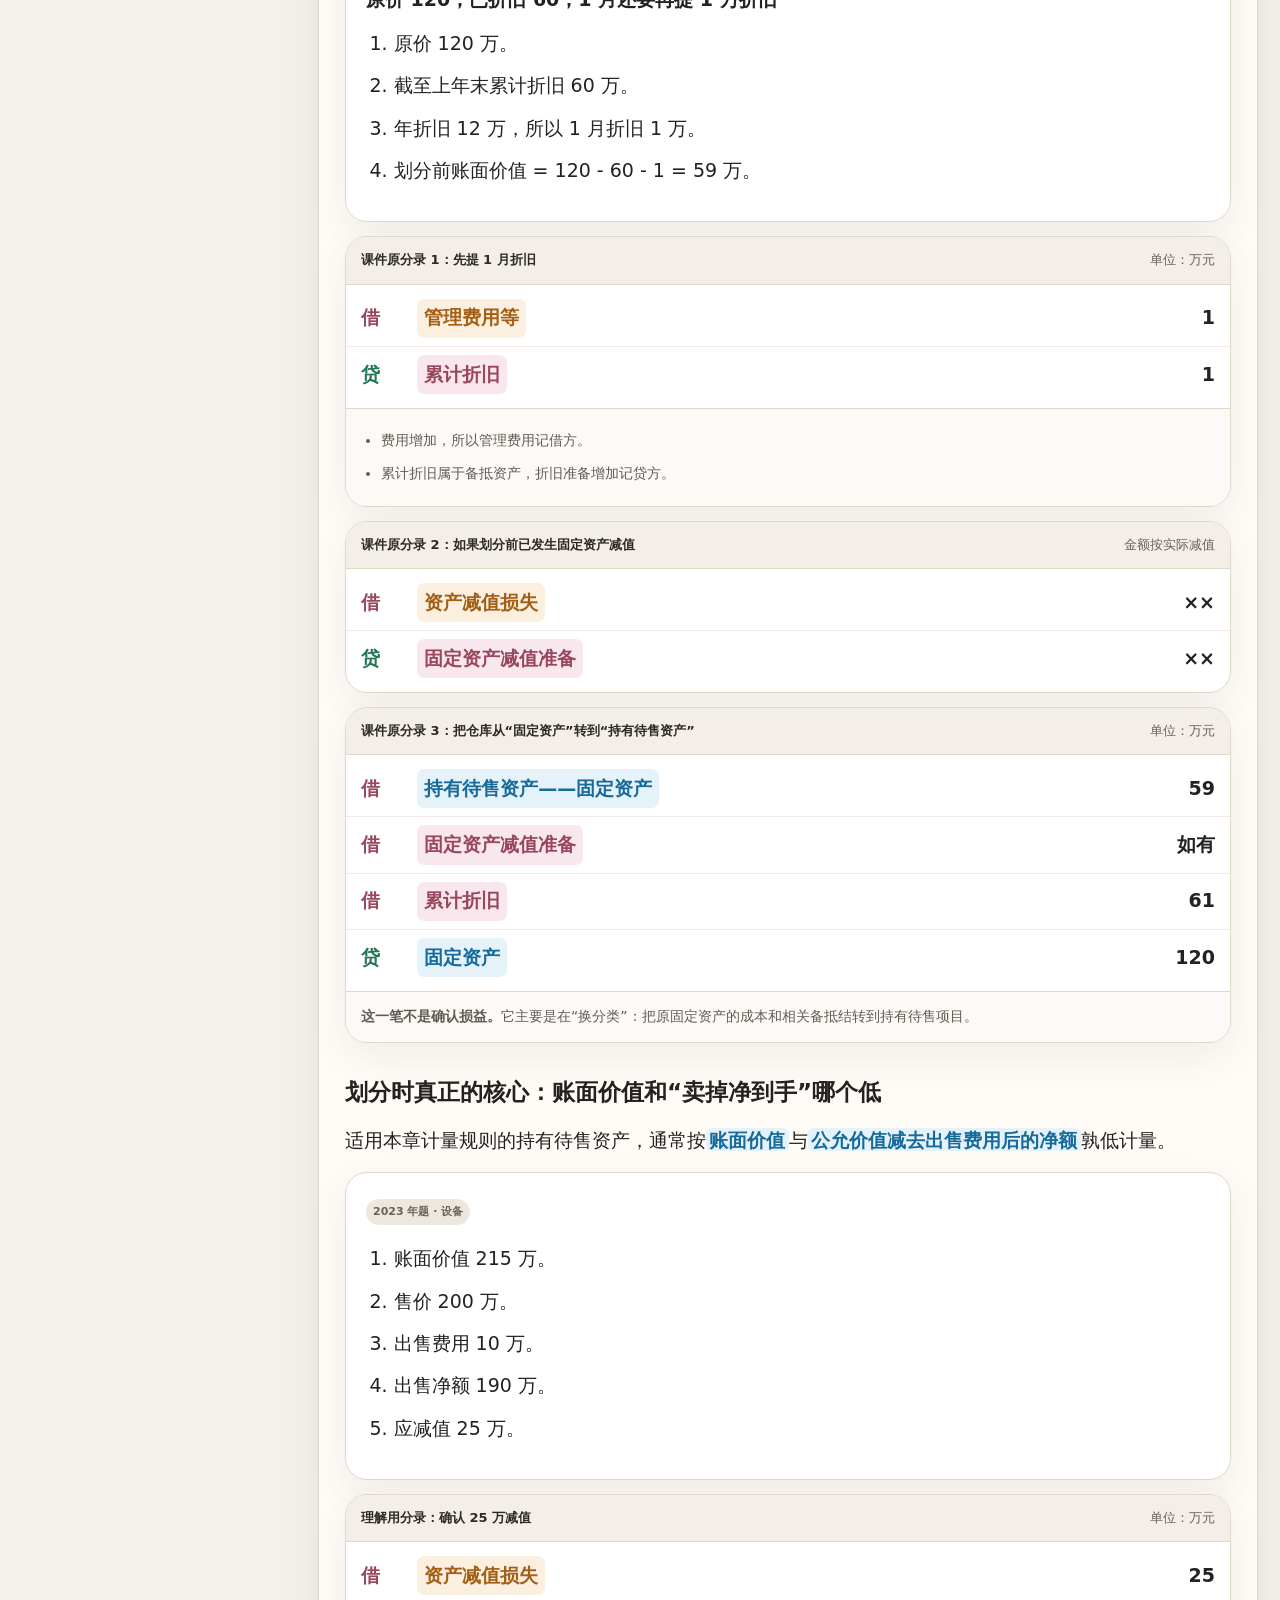
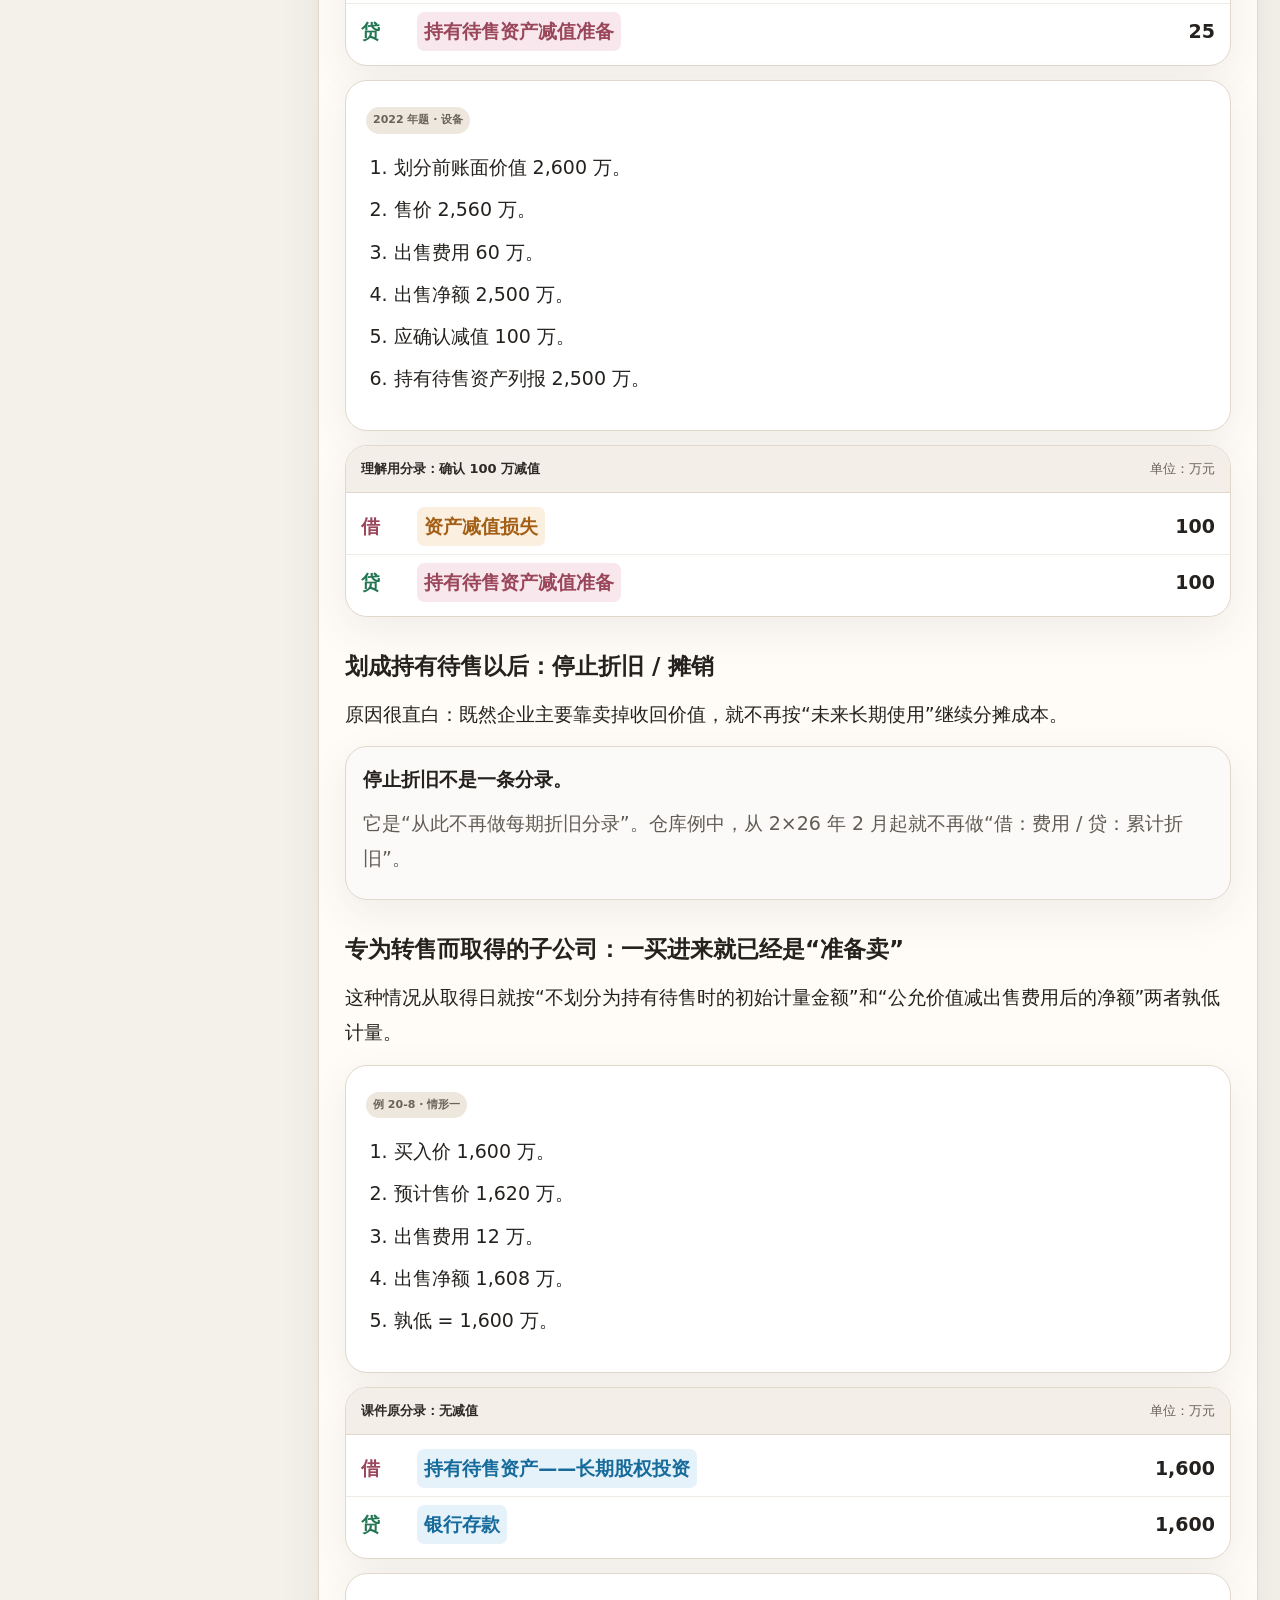
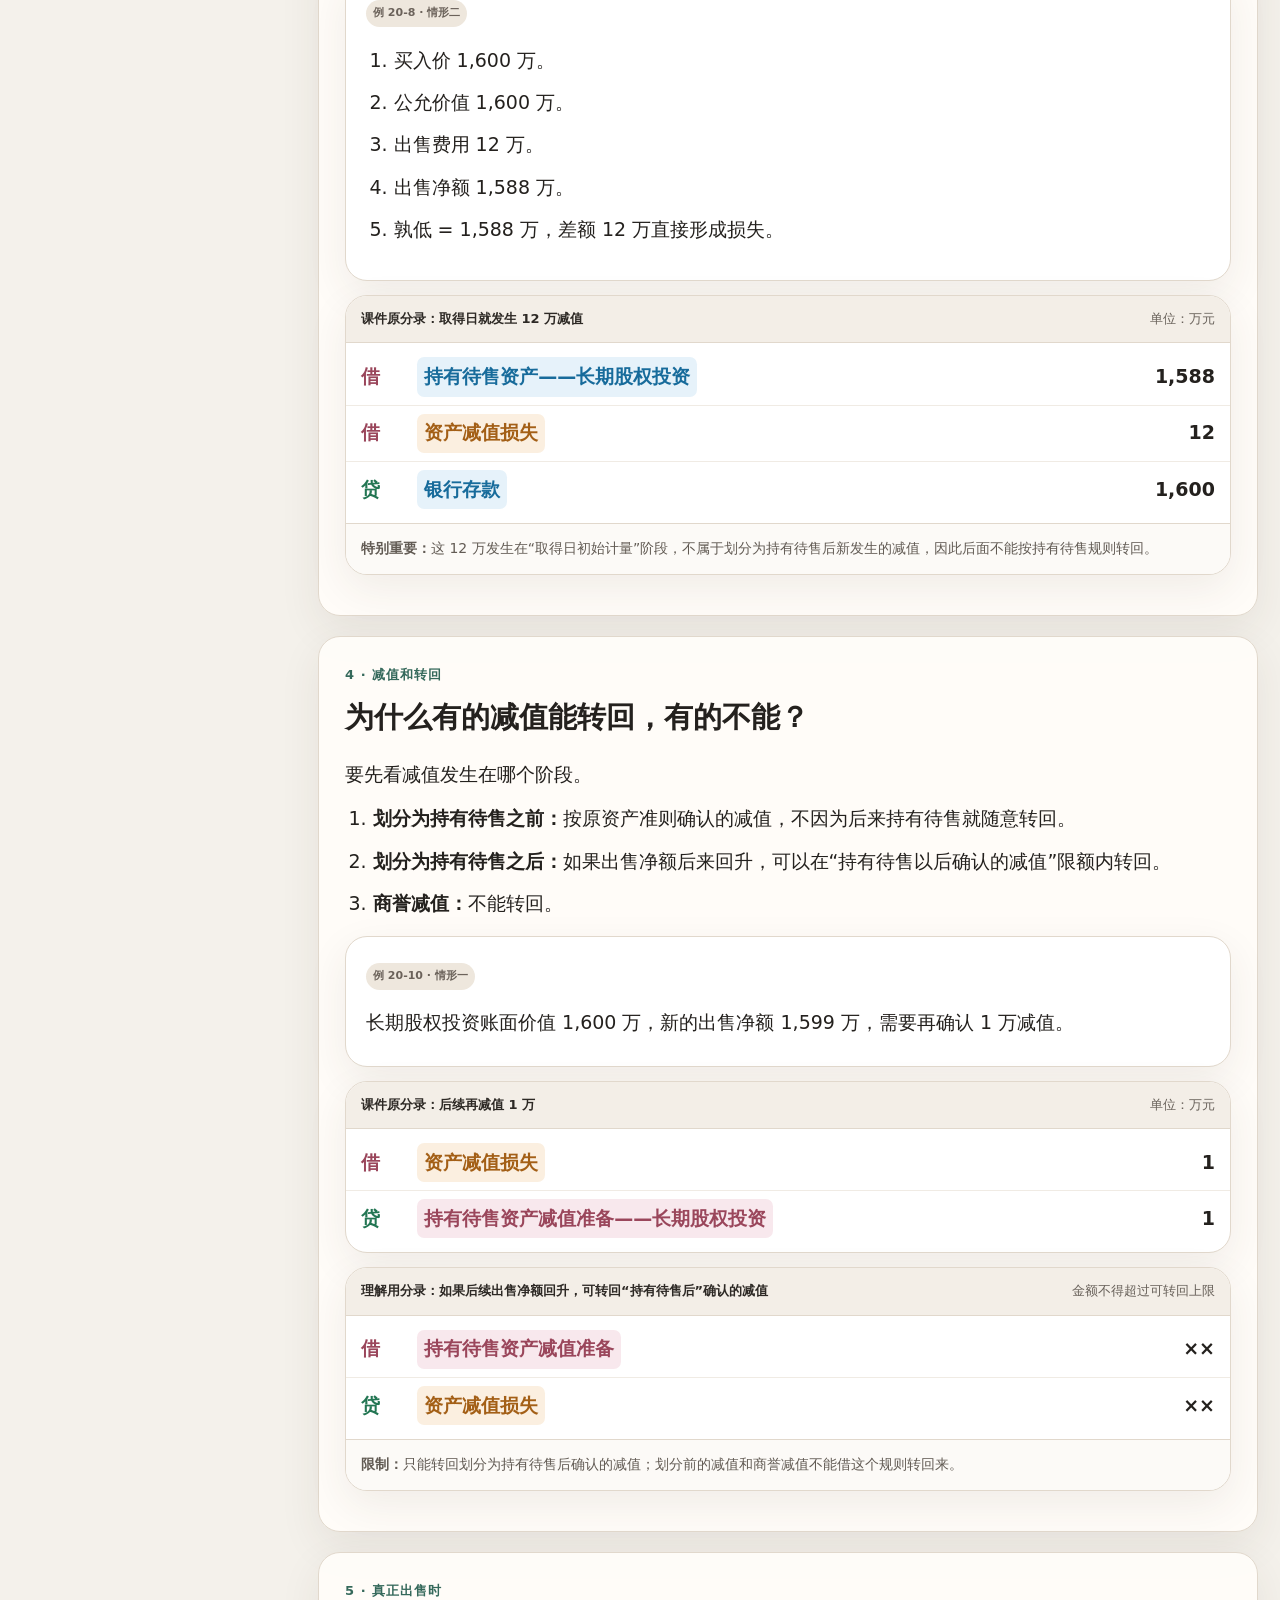
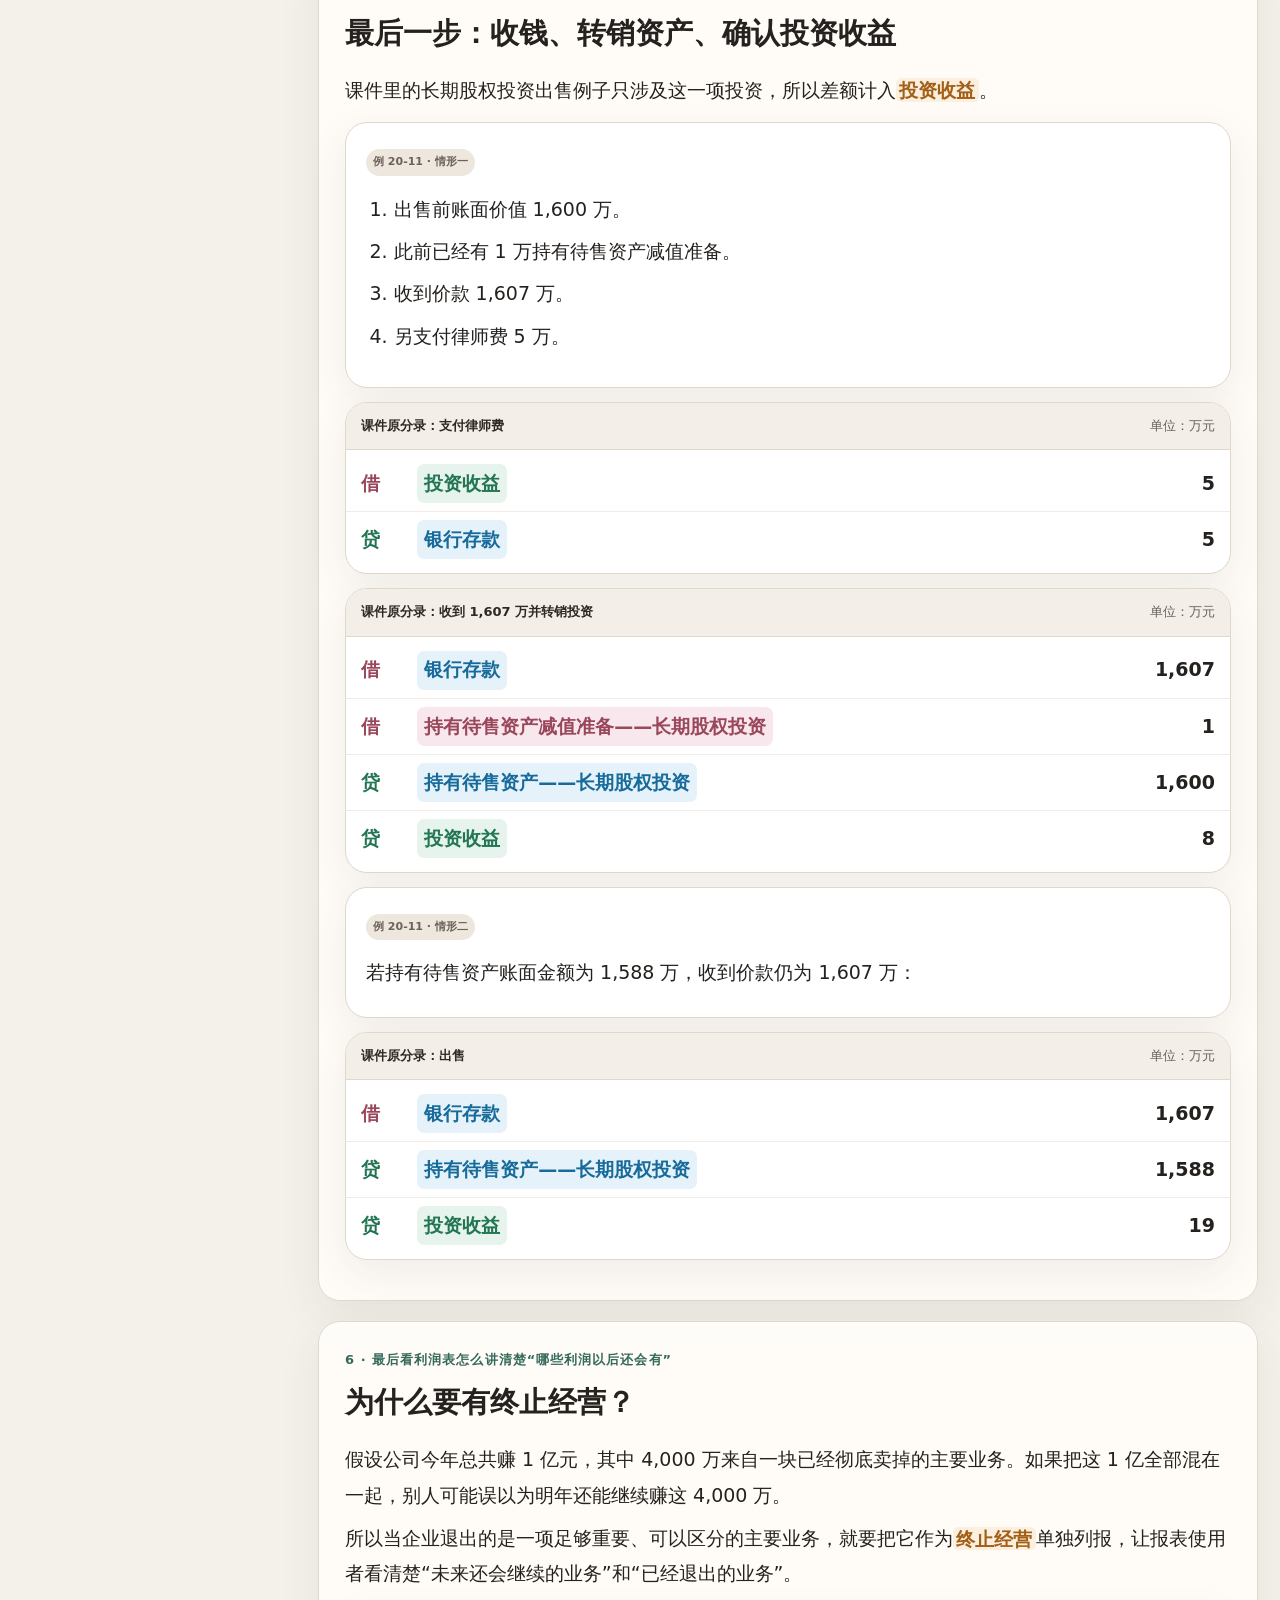
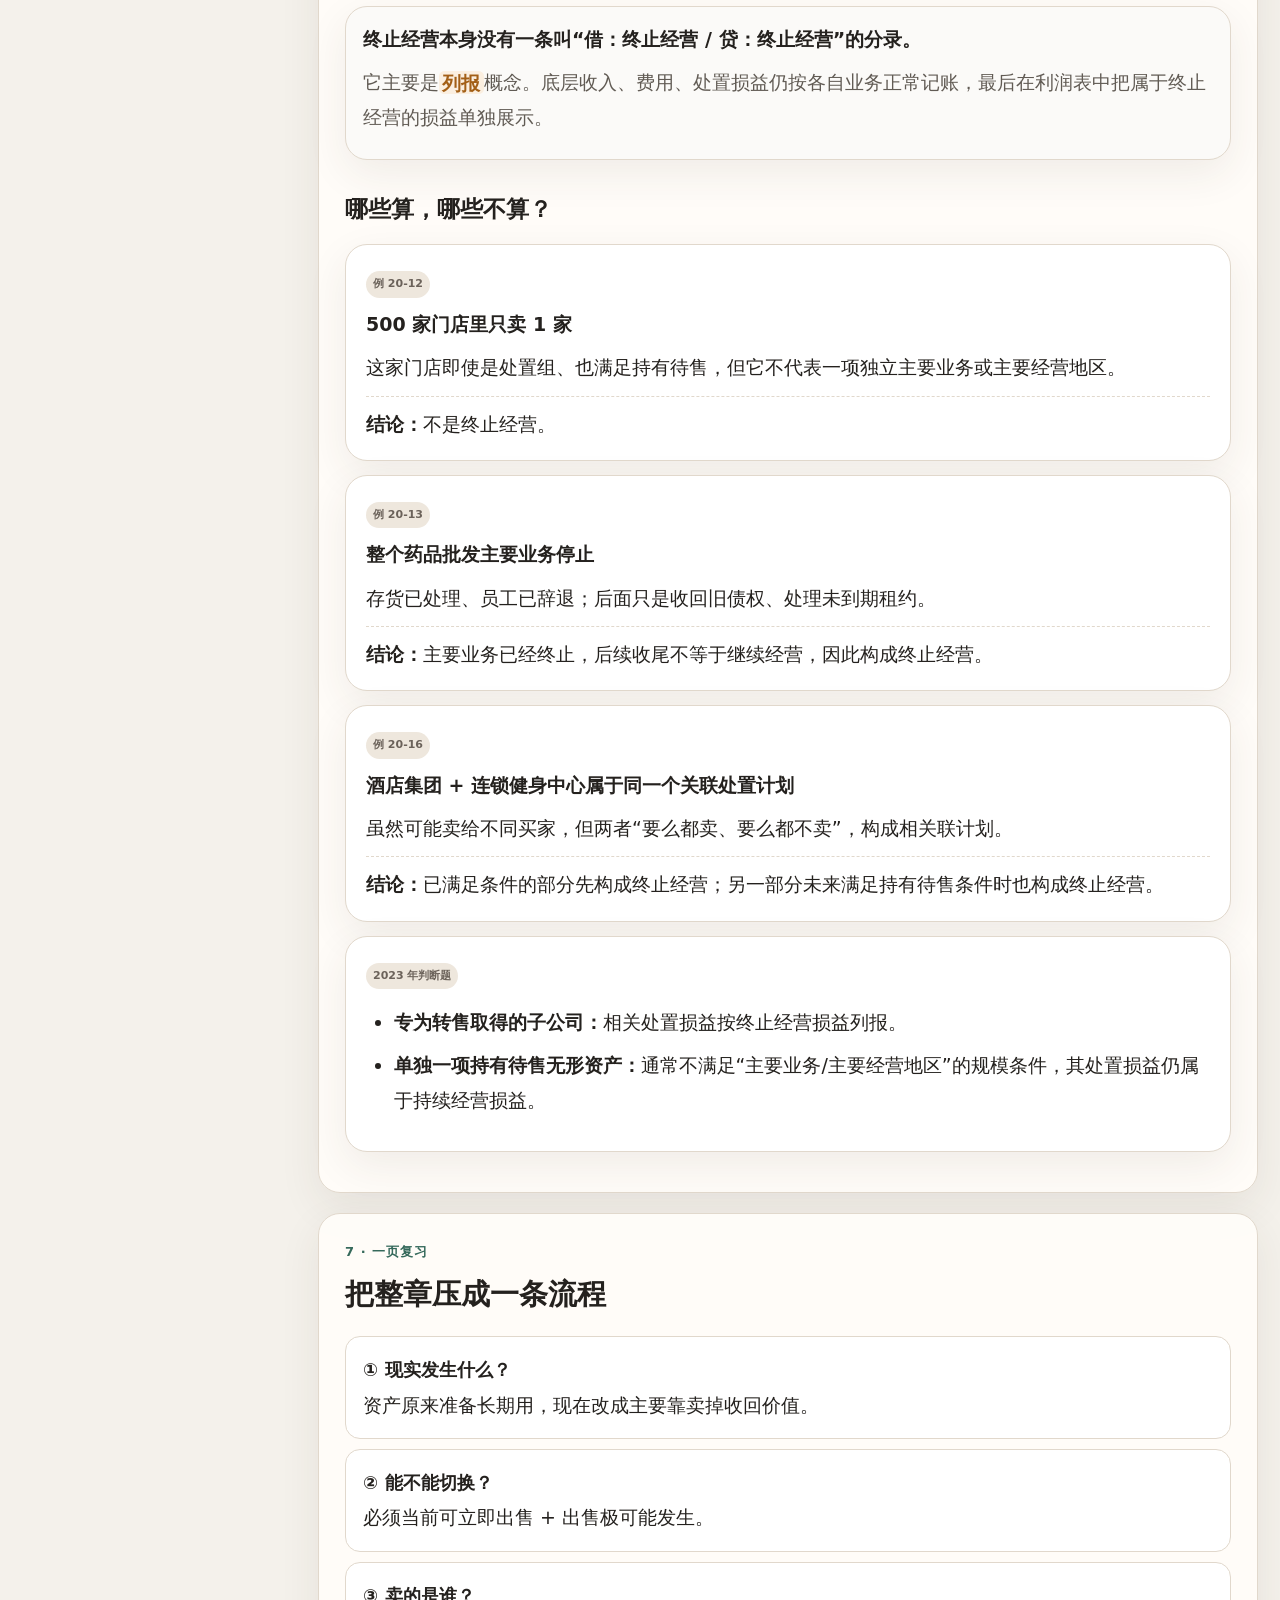
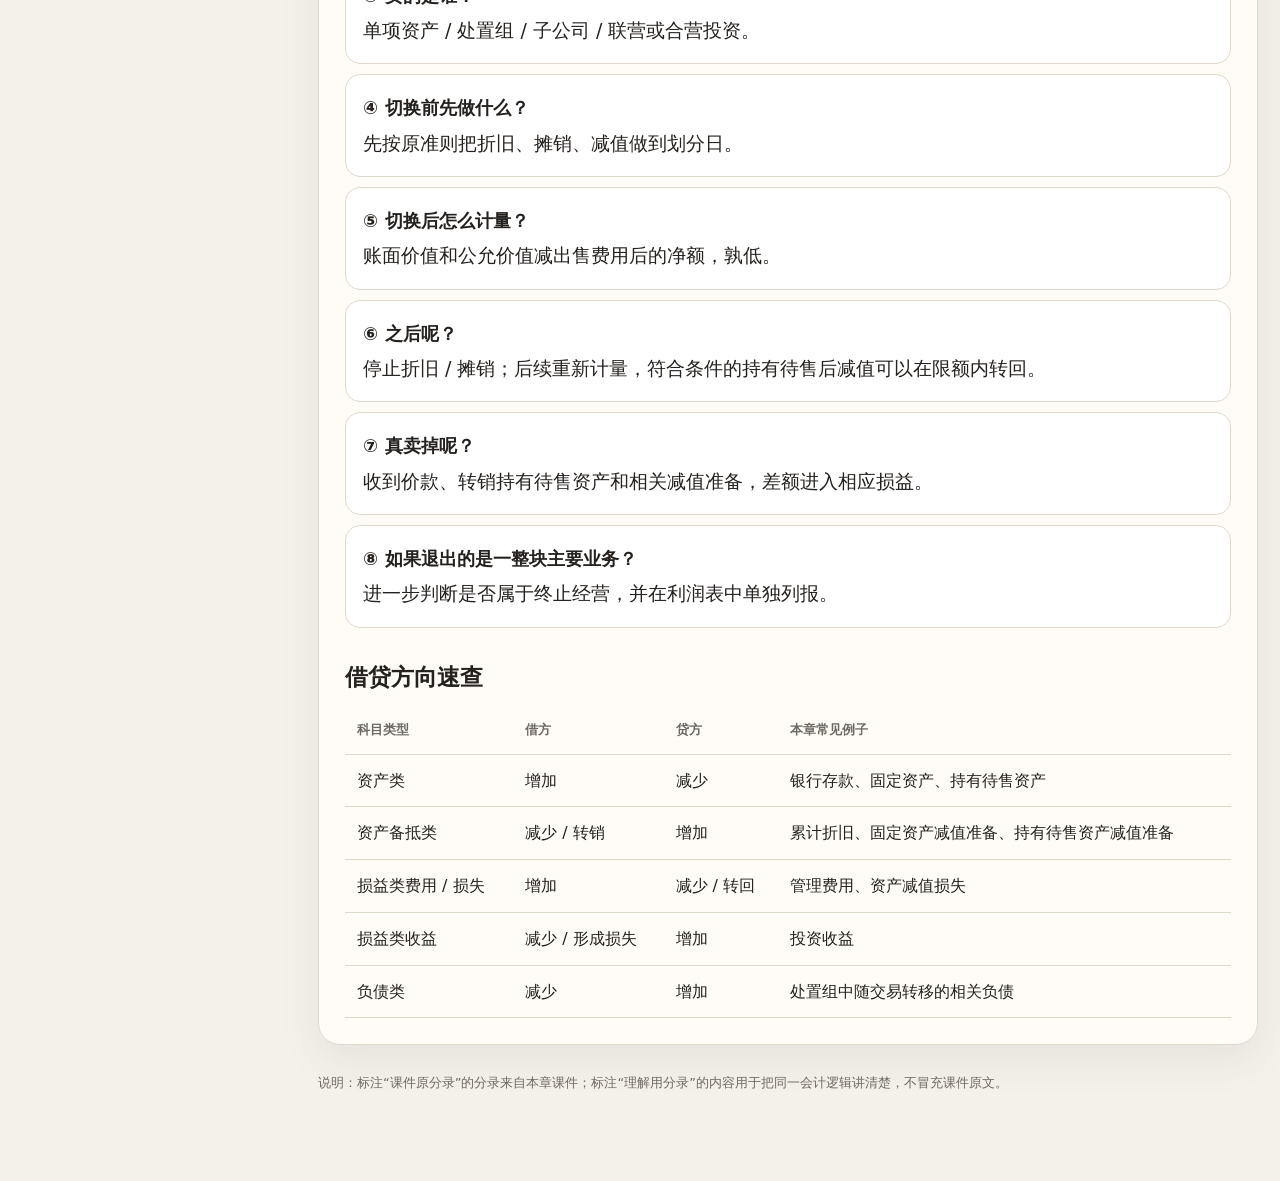
<file: chapter20/learn.html>
<!doctype html>
<html lang="zh-CN">
<head>
<meta charset="utf-8">
<meta name="viewport" content="width=device-width,initial-scale=1">
<title>第二十章 · 持有待售、处置组和终止经营</title>
<style>
:root{--bg:#f4f1eb;--paper:#fffdf9;--ink:#24211e;--muted:#6f6961;--line:#e1d8cc;--core:#7048a0;--core-bg:#f1e8fb;--measure:#176b9b;--measure-bg:#e6f2fa;--control:#237653;--control-bg:#e7f4ed;--report:#a35f16;--report-bg:#fbefe0;--account:#9a465b;--account-bg:#f8e8ed;--asset:#176b9b;--asset-bg:#e6f2fa;--contra:#9a465b;--contra-bg:#f8e8ed;--expense:#a35f16;--expense-bg:#fbefe0;--income:#237653;--income-bg:#e7f4ed;--liab:#7048a0;--liab-bg:#f1e8fb;--shadow:0 14px 42px rgba(58,47,35,.08)}
*{box-sizing:border-box}html{scroll-behavior:smooth}body{margin:0;background:radial-gradient(circle at 10% 0,rgba(112,72,160,.07),transparent 26%),radial-gradient(circle at 90% 10%,rgba(23,107,155,.06),transparent 24%),var(--bg);color:var(--ink);font-family:-apple-system,BlinkMacSystemFont,"PingFang SC","Microsoft YaHei",system-ui,sans-serif;font-size:19px;line-height:1.86}a{color:inherit}.shell{width:min(1380px,100%);margin:auto;display:grid;grid-template-columns:270px minmax(0,1fr);gap:26px;padding:0 22px 78px}.sidebar{position:sticky;top:0;height:100vh;padding:24px 12px 28px 0;overflow:auto}.side-card{background:rgba(255,253,249,.9);border:1px solid var(--line);border-radius:20px;padding:16px 14px;box-shadow:var(--shadow)}.side-title{font-size:12px;font-weight:900;letter-spacing:.12em;color:#35695b;margin:0 0 10px}.tree{position:relative;padding-left:13px}.tree:before{content:"";position:absolute;left:3px;top:7px;bottom:9px;width:1px;background:#d8cec1}.tree a{position:relative;display:block;text-decoration:none;padding:7px 8px 7px 13px;border-radius:10px;color:#57514a;font-size:14px;line-height:1.4}.tree a:before{content:"";position:absolute;left:-10px;top:16px;width:9px;height:1px;background:#d8cec1}.tree a:hover{background:#f3eee7;color:#201e1b}.tree .lv1{font-weight:850;color:#2d2925;margin-top:5px}.tree .lv2{padding-left:24px;font-size:13px;color:#6d665f}.tree .lv2:before{left:1px;width:11px}.tree .flowlabel{display:block;font-size:11px;color:#8b837a;padding:8px 8px 2px 13px;letter-spacing:.04em}.side-logic{margin-top:12px;padding:11px 12px;border-radius:13px;background:#f5efe7;font-size:12px;color:#6b625a;line-height:1.55}.main{min-width:0}.topbar{position:sticky;top:0;z-index:60;margin:0 -2px 20px;padding:12px 2px;backdrop-filter:blur(16px);background:rgba(244,241,235,.9);border-bottom:1px solid rgba(225,216,204,.85);display:flex;align-items:center;justify-content:space-between;gap:14px}.topbar a{text-decoration:none;font-size:14px;color:var(--muted)}.topbar strong{font-size:14px}.hero{padding:18px 0 25px}.eyebrow{font-size:12px;letter-spacing:.14em;font-weight:900;color:#35695b}h1{font-size:clamp(40px,5.5vw,64px);line-height:1.1;letter-spacing:-.035em;margin:8px 0 14px}.hero .lead{font-size:21px;color:#555049;max-width:900px}.logic,.section,.example,.entry,.no-entry{background:rgba(255,253,249,.96);border:1px solid var(--line);border-radius:22px;box-shadow:var(--shadow)}.logic{padding:26px;margin:12px 0 20px}.section{padding:26px;margin:20px 0}.example{padding:18px 20px;margin:14px 0;background:#fff}.logic h2,.section h2{margin:0 0 12px;font-size:29px}.logic h3,.section h3{font-size:23px;margin:28px 0 9px}.section h3:first-child{margin-top:0}.section h4{font-size:19px;margin:20px 0 7px}p{margin:8px 0}ul,ol{margin:9px 0 15px;padding-left:1.45em}li{margin:7px 0}.kicker{font-size:13px;font-weight:900;color:#35695b;letter-spacing:.08em;margin-bottom:4px}.callout{padding:16px 18px;border-left:4px solid #9e8b70;background:#f6f1e9;border-radius:0 14px 14px 0;margin:14px 0}.compare{display:grid;grid-template-columns:1fr 1fr;gap:12px;margin:13px 0}.mini{padding:17px;border:1px solid var(--line);border-radius:16px;background:#fff}.mini b{display:block;margin-bottom:5px}.example .tag{font-size:12px;font-weight:900;color:#756f66;letter-spacing:.06em}.example h4{margin:2px 0 8px;font-size:19px}.answer{margin-top:10px;padding-top:10px;border-top:1px dashed var(--line)}.flow{display:grid;gap:10px;margin:14px 0}.step{padding:15px 17px;background:#fff;border:1px solid var(--line);border-radius:15px}.step b{font-size:18px}.rulebox{background:#f7f4ef;border:1px solid var(--line);border-radius:16px;padding:17px 19px;margin:13px 0}.legend{display:flex;flex-wrap:wrap;gap:9px;margin:14px 0 4px}.legend span{font-size:13px;font-weight:850;padding:5px 9px;border-radius:999px}.legend .core{color:var(--core);background:var(--core-bg)}.legend .measure{color:var(--measure);background:var(--measure-bg)}.legend .control{color:var(--control);background:var(--control-bg)}.legend .report{color:var(--report);background:var(--report-bg)}.legend .account{color:var(--account);background:var(--account-bg)}.term{display:inline;font-weight:850;padding:.03em .18em;border-radius:.28em;cursor:help;box-decoration-break:clone;-webkit-box-decoration-break:clone}.term:hover,.term:focus,.acct:hover,.acct:focus{outline:2px solid rgba(0,0,0,.09);outline-offset:2px}.term-core{color:var(--core);background:var(--core-bg)}.term-measure{color:var(--measure);background:var(--measure-bg)}.term-control{color:var(--control);background:var(--control-bg)}.term-report{color:var(--report);background:var(--report-bg)}.term-account{color:var(--account);background:var(--account-bg)}#tip{position:fixed;z-index:99999;display:none;width:min(390px,calc(100vw - 24px));padding:14px 15px;border-radius:14px;background:#1f1e1c;color:#fff;box-shadow:0 14px 38px rgba(0,0,0,.26);font-size:14px;line-height:1.6;pointer-events:none;white-space:pre-line}#tip .kind{font-size:11px;font-weight:900;letter-spacing:.08em;opacity:.7;margin-bottom:3px}#tip .word{font-size:16px;font-weight:900;margin-bottom:4px}.origin{display:grid;gap:12px;margin:14px 0}.origin-step{padding:17px 19px;border:1px solid var(--line);border-radius:16px;background:#fff}.origin-step b{display:block;font-size:19px;margin-bottom:4px}.arrow{text-align:center;color:#9b8d7c;font-size:25px;line-height:1}.entry{margin:14px 0;overflow:hidden;background:#fff}.entry-head{display:flex;justify-content:space-between;gap:12px;padding:11px 15px;background:#f3eee7;border-bottom:1px solid var(--line);font-size:13px;color:#68615a}.entry-head b{color:#2d2925}.entry-grid{padding:6px 0}.entry-row{display:grid;grid-template-columns:48px minmax(0,1fr) 110px;align-items:center;gap:8px;padding:8px 15px}.entry-row+.entry-row{border-top:1px solid #f0ebe4}.entry-row .dc{font-weight:900}.entry-row.debit .dc{color:#9a465b}.entry-row.credit .dc{color:#237653}.amount{text-align:right;font-variant-numeric:tabular-nums;font-weight:800}.acct{display:inline-block;width:max-content;max-width:100%;font-weight:850;padding:.1em .38em;border-radius:.38em;cursor:help}.acct-asset{color:var(--asset);background:var(--asset-bg)}.acct-contra{color:var(--contra);background:var(--contra-bg)}.acct-expense{color:var(--expense);background:var(--expense-bg)}.acct-income{color:var(--income);background:var(--income-bg)}.acct-liab{color:var(--liab);background:var(--liab-bg)}.entry-note{padding:11px 15px 13px;background:#fcfaf7;border-top:1px solid var(--line);font-size:14px;color:#625b54}.entry-note ul{margin:6px 0 0}.no-entry{padding:15px 17px;margin:14px 0;background:#fbfaf8}.no-entry b{display:block;margin-bottom:5px}.no-entry p{color:#615b54}.source-tag{display:inline-block;font-size:11px;font-weight:850;padding:3px 7px;border-radius:999px;background:#eee7dd;color:#6b625a;margin-bottom:7px}.source-tag.added{background:#e8f1f7;color:#376278}.summary-table{width:100%;border-collapse:collapse;font-size:16px}.summary-table th,.summary-table td{padding:11px 12px;border-bottom:1px solid var(--line);text-align:left;vertical-align:top}.summary-table th{font-size:13px;color:var(--muted)}.footer{color:var(--muted);font-size:13px;margin-top:26px}.mobile-tree{display:none;margin:10px 0 18px}.mobile-tree summary{cursor:pointer;font-weight:850;padding:12px 14px;background:#fff;border:1px solid var(--line);border-radius:14px}.mobile-tree .mobile-tree-body{padding:10px 4px}@media(max-width:980px){.shell{grid-template-columns:1fr;gap:0;padding:0 16px 60px}.sidebar{display:none}.mobile-tree{display:block}.topbar{margin:0 -2px 15px}.main{max-width:900px;margin:auto;width:100%}}@media(max-width:760px){body{font-size:18px}.shell{padding:0 12px 50px}.topbar{padding:10px 0}h1{font-size:38px}.hero .lead{font-size:19px}.compare{grid-template-columns:1fr}.section,.logic{padding:20px 16px;border-radius:18px}.section h2,.logic h2{font-size:26px}.section h3,.logic h3{font-size:21px}.entry-row{grid-template-columns:40px minmax(0,1fr) 72px;padding:8px 11px}.entry-head,.entry-note{padding-left:11px;padding-right:11px}}
</style>
</head>
<body>
<div id="tip" role="tooltip" aria-live="polite"></div>
<div class="shell">
<aside class="sidebar"><div class="side-card"><div class="side-title">知识架构 · 从原因到报表</div><div class="tree"><span class="flowlabel">现实发生变化</span><a class="lv1" href="#why">0. 为什么会有这一章</a><a class="lv2" href="#why-use">原来靠使用回本</a><a class="lv2" href="#why-sell">后来改成靠出售回本</a><span class="flowlabel">先判断能不能切换</span><a class="lv1" href="#held">1. 持有待售：两个门槛</a><a class="lv2" href="#immediate">可立即出售</a><a class="lv2" href="#probable">出售极可能发生</a><a class="lv2" href="#oneyear">一年规则与例外</a><span class="flowlabel">再判断对象是谁</span><a class="lv1" href="#scope">2. 对象范围</a><a class="lv2" href="#disposal-group">处置组</a><a class="lv2" href="#subsidiary">子公司 / 控制</a><a class="lv2" href="#associate">联营 / 合营</a><span class="flowlabel">然后改怎么算</span><a class="lv1" href="#measure">3. 计量与分录</a><a class="lv2" href="#before-class">划分前先按原准则算</a><a class="lv2" href="#lower">账面价值 vs 出售净额</a><a class="lv2" href="#new-sub">专为转售取得子公司</a><a class="lv1" href="#impair">4. 减值与转回</a><a class="lv1" href="#sale">5. 真正出售时</a><span class="flowlabel">最后看报表怎么讲故事</span><a class="lv1" href="#discontinued">6. 终止经营</a><a class="lv2" href="#disc-why">为什么要单列</a><a class="lv2" href="#disc-cases">哪些算 / 哪些不算</a><a class="lv1" href="#quick">7. 一页复习</a></div><div class="side-logic">整章只有一条主线：<br><b>经营计划变了 → 判断是否真要卖 → 改变计量 → 必要时确认减值 → 出售 → 如果退出的是主要业务，再单独列报终止经营。</b></div></div></aside>
<main class="main">
<div class="topbar"><a href="../index.html">← 会计学习站</a><strong>第二十章 · 学</strong><a href="#quick">快速复习 ↓</a></div>
<details class="mobile-tree"><summary>查看本章知识架构</summary><div class="mobile-tree-body tree"><a class="lv1" href="#why">0. 为什么会有这一章</a><a class="lv1" href="#held">1. 持有待售</a><a class="lv1" href="#scope">2. 对象范围</a><a class="lv1" href="#measure">3. 计量与分录</a><a class="lv1" href="#impair">4. 减值与转回</a><a class="lv1" href="#sale">5. 真正出售时</a><a class="lv1" href="#discontinued">6. 终止经营</a></div></details>
<header class="hero"><div class="eyebrow">CHAPTER 20</div><h1>持有待售的非流动资产、处置组和终止经营</h1><p class="lead">先把现实里的事情讲明白，再看例子，最后才记专业术语和分录。</p><div class="legend"><span class="core">核心概念</span><span class="measure">计量 / 减值</span><span class="control">投资 / 控制</span><span class="report">列报 / 损益</span><span class="account">科目 / 其他准则</span></div></header>
<section class="logic" id="why"><div class="kicker">0 · 先讲事情为什么会发生</div><h2>这章是怎么来的？</h2><h3 id="why-use">第一步：企业买长期资产，通常不是为了马上卖</h3><p>公司花钱买机器、厂房、无形资产，通常是为了未来很多年持续使用。既然准备慢慢用，会计就把成本慢慢分掉：</p><ul><li>机器通过<span class="term term-account" data-kind="会计处理" data-word="折旧" data-tip="把固定资产的成本在预计使用期间内分期计入成本或费用。大白话：不是第一天一次性算完，而是边用边摊。">折旧</span>逐期进入成本费用。</li><li>无形资产通过<span class="term term-account" data-kind="会计处理" data-word="摊销" data-tip="把使用寿命有限的无形资产成本在受益期间内分期计入损益。大白话：跟折旧一个思路，只是对象通常不是有形机器。">摊销</span>逐期进入损益。</li><li>如果价值明显跌了，还可能确认<span class="term term-measure" data-kind="计量 / 减值" data-word="资产减值损失" data-tip="资产账面价值高于可收回金额等计量基础时确认的损失。大白话：账上写得太高了，要把多出来的那部分损失认掉。">资产减值损失</span>。</li></ul><p><b>底层逻辑：</b>准备长期使用，就按照“未来还会继续用”的方式计量。</p><h3 id="why-sell">第二步：经营计划会变</h3><p>现实中企业可能突然决定：这东西不继续用了，卖掉。</p><ul><li>搬迁：旧办公楼准备出售。</li><li>停产：整条生产线准备出售。</li><li>业务调整：一家子公司准备出售。</li><li>战略退出：一整块主要业务准备关闭或出售。</li></ul><p>这时最重要的变化不是“资产还在不在”，而是：<b>公司打算靠什么方式把这项资产剩下的价值收回来。</b></p><div class="compare"><div class="mini"><b>原来：靠“使用”回本</b><ul><li>机器继续生产。</li><li>房屋继续出租或自用。</li><li>价值通过多年使用慢慢收回。</li></ul></div><div class="mini"><b>现在：靠“出售”回本</b><ul><li>不再打算长期使用。</li><li>核心目标变成卖掉。</li><li>价值主要通过一次出售收回。</li></ul></div></div><p>当这个回本方式发生变化，原来的会计处理就不够贴近现实，于是才需要<span class="term term-core" data-kind="核心概念" data-word="持有待售" data-tip="企业主要准备通过出售而不是持续使用来收回一项非流动资产或处置组的账面价值。大白话：这东西从‘拿来长期用’切换成‘准备卖’。">持有待售</span>这一整套规则。</p><h3>先看一个最直观的数</h3><div class="example"><span class="source-tag">课件数据</span><h4>设备账面价值 215 万，但卖掉净到手只有 190 万</h4><ol><li>设备原价 600 万。</li><li>累计折旧 385 万。</li><li>账面价值 = 600 - 385 = 215 万。</li><li>预计售价 200 万。</li><li>出售费用 10 万。</li><li>真正“卖掉净拿到”的金额 = 190 万。</li></ol><div class="answer"><b>直觉：</b>如果已经确定主要靠出售收回价值，账上继续放 215 万就太高；应该降到 190 万，差额 25 万确认损失。</div></div><div class="entry"><div class="entry-head"><b>理解用分录：把 215 万降到 190 万</b><span>单位：万元</span></div><div class="entry-grid"><div class="entry-row debit"><span class="dc">借</span><span class="acct acct-expense" data-kind="损益类 · 损失" data-word="资产减值损失" data-tip="损益类损失科目。借方：增加损失；贷方：减少/转回损失。">资产减值损失</span><span class="amount">25</span></div><div class="entry-row credit"><span class="dc">贷</span><span class="acct acct-contra" data-kind="资产类备抵" data-word="持有待售资产减值准备" data-tip="资产类备抵科目。贷方：增加减值准备；借方：减少或转回减值准备。备抵增加会压低持有待售资产的净额。">持有待售资产减值准备</span><span class="amount">25</span></div></div><div class="entry-note"><b>为什么这样记：</b><ul><li>损失变大，所以“资产减值损失”记借方。</li><li>减值准备是资产的备抵，准备变大记贷方。</li></ul></div></div></section>
<section class="section" id="held"><div class="kicker">1 · 先判断能不能切换到“准备出售模式”</div><h2>什么时候才能划成持有待售？</h2><p>不能只凭一句“我以后想卖”。因为一旦划成持有待售，计量和折旧都会改变。如果企业可以随口一说就切换，会给利润留下很大操纵空间。</p><ol><li><b id="immediate">现在就能卖：</b>当前状态已经满足正常交易条件，不需要先完成重大前置事项。</li><li><b id="probable">真的很可能卖出去：</b>有明确计划、积极找买方、价格合理，且通常预计一年内完成。</li></ol><h3>例子：办公楼腾空</h3><div class="compare"><div class="example"><span class="source-tag">例 20-1 · 情形一</span><h4>正常腾空后交付</h4><ul><li>已经签转让合同。</li><li>只是按惯例把楼腾空。</li><li>腾空时间属于正常交易所需。</li></ul><div class="answer"><b>结论：</b>仍可视为当前状态下可立即出售。</div></div><div class="example"><span class="source-tag">例 20-1 · 情形二</span><h4>必须等新楼建好才交</h4><ul><li>旧楼还要继续使用。</li><li>必须等新楼竣工装修后才能交。</li></ul><div class="answer"><b>结论：</b>存在重大前置条件，当前不能立即出售。</div></div></div><h3>例子：生产线和未完成订单</h3><div class="compare"><div class="example"><span class="source-tag">例 20-2 · 情形一</span><h4>订单跟着生产线一起移交</h4><p>未完成订单不会推迟生产线转让。</p><div class="answer"><b>结论：</b>可以满足立即出售。</div></div><div class="example"><span class="source-tag">例 20-2 · 情形二</span><h4>必须先把订单全部做完</h4><p>生产线要继续生产，完成后才卖。</p><div class="answer"><b>结论：</b>当前不能立即出售。</div></div></div><h3 id="oneyear">为什么通常要求一年内出售？</h3><p>一年不是为了死记日期，而是在验证出售计划是不是“真的”。如果企业说要卖，但几年都不卖，这个分类就失去意义。</p><ul><li>管理层已经作出出售决议。</li><li>企业积极寻找买方。</li><li>售价相对<span class="term term-measure" data-kind="计量 / 减值" data-word="公允价值" data-tip="市场参与者在计量日有序交易中出售资产可收取或转移负债应支付的价格。大白话：站在正常市场交易角度，这东西现在大概值多少钱。">公允价值</span>是合理的。</li><li>出售通常预计在一年内完成。</li><li>计划不太可能发生重大改变。</li></ul><h3>超过一年仍可能保留分类：关键看“是不是企业控制不了”</h3><div class="example"><span class="source-tag">例 20-3 · 污染问题</span><ol><li><b>事前不知道污染，买方后来才发现；企业立即整改，预计一年内解决：</b>可能继续持有待售。</li><li><b>企业本来就知道污染，而且承诺先清完才能卖：</b>当前不可立即出售，不满足。</li><li><b>企业不承担清污义务，价格已经把污染算进去：</b>可以满足。</li></ol></div><div class="example"><span class="source-tag">补充例题 · 市场恶化 / 买方违约</span><p>原买家因金融危机放弃购买，企业降价并继续积极找买家，又在新的合理期间内签约。</p><div class="answer"><b>结论：</b>属于难以控制的罕见情况，仍可能继续作为持有待售。</div></div><div class="no-entry"><b>这里为什么没有分录？</b><p>“是否满足持有待售条件”首先是一个<b>分类判断</b>。光是管理层说要卖，不自动产生借贷分录；真正发生分录通常是在划分、减值、出售等后续环节。</p></div></section>
<section class="section" id="scope"><div class="kicker">2 · 再判断“卖的是谁”</div><h2>一件资产、一个处置组、还是一家公司？</h2><h3 id="disposal-group">为什么会有“处置组”这个概念？</h3><p>现实里企业经常不是卖“一台机器”，而是把一整块业务打包卖：设备、存货、相关负债、甚至商誉一起转让。为了让会计处理跟交易本身一致，就需要<span class="term term-core" data-kind="核心概念" data-word="处置组" data-tip="在一项交易中作为整体通过出售或其他方式一并处置的一组资产，以及直接相关并随交易转移的负债。大白话：一整包一起卖的资产和相关负债。">处置组</span>。</p><div class="no-entry"><b>处置组本身不是一个统一会计科目。</b><p>它是“这一包资产和负债”的集合。分录仍然落到其中的具体资产、负债和减值准备上。</p></div><h3 id="subsidiary">出售子公司：最重要的是“控制权会不会丢”</h3><p><span class="term term-control" data-kind="投资 / 控制" data-word="控制" data-tip="投资方拥有对被投资方的权力，通过参与被投资方相关活动而享有可变回报，并有能力运用权力影响回报。大白话：你不是只拿分红，而是真能决定关键事情并影响自己拿到多少。">控制</span>是这里的主轴。</p><ol><li><b>卖完仍控制：</b>对子公司的投资整体仍按长期股权投资处理，拟卖部分不单独划成持有待售。</li><li><b>卖完丧失控制：</b>母公司个别报表把对子公司投资整体划成持有待售；合并报表把子公司的全部资产和负债划成持有待售。</li></ol><div class="example"><span class="source-tag">例 20-4 · 六种情形</span><ol><li>100% → 全卖：整体划分。</li><li>100% → 卖 55%，失去控制但仍有重大影响：整体划分。</li><li>100% → 卖 25%，仍控制：不划分。</li><li>55% → 卖 6%，因此失控但仍重大影响：整体划分。</li><li>联营 35% → 卖 30%，剩 5% 且无重大影响：卖的 30% 划分；剩余 5% 在处置前继续权益法，处置后按金融工具准则。</li><li>合营 50% → 卖 35%，剩 15% 且无共同控制/重大影响：逻辑同上。</li></ol></div><h3 id="associate">联营 / 合营为什么只把“拟出售部分”切出去？</h3><p>因为它们本来就不是对子公司的控制关系。拟出售部分满足条件时，可以停止<span class="term term-control" data-kind="投资 / 控制" data-word="权益法" data-tip="长期股权投资的一种后续计量方法，投资账面价值随被投资方净资产和损益等变化调整。大白话：被投资单位赚亏多少，你按持股比例跟着调整这笔投资。">权益法</span>，而未出售部分在处置前仍继续权益法。</p><h3>暂停使用不等于持有待售</h3><div class="example"><span class="source-tag">例 20-5</span><p>纺织生产线因为市场差暂时停产，但企业还维护它，等市场好转准备重启。</p><div class="answer"><b>结论：</b>不是持有待售，因为企业仍打算未来继续使用。</div></div></section>
<section class="section" id="measure"><div class="kicker">3 · 分类确定后，开始真正“怎么算”</div><h2>计量顺序：先按原准则算准，再切换</h2><h3 id="before-class">划分之前，先把原来的账算到当天</h3><p>持有待售不是让历史账目消失。固定资产到划分日之前该折旧的，仍要先折旧；如果按原准则已经减值，也要先处理。</p><div class="example"><span class="source-tag">课件原例 · 仓库</span><h4>原价 120，已折旧 60，1 月还要再提 1 万折旧</h4><ol><li>原价 120 万。</li><li>截至上年末累计折旧 60 万。</li><li>年折旧 12 万，所以 1 月折旧 1 万。</li><li>划分前账面价值 = 120 - 60 - 1 = 59 万。</li></ol></div><div class="entry"><div class="entry-head"><b>课件原分录 1：先提 1 月折旧</b><span>单位：万元</span></div><div class="entry-grid"><div class="entry-row debit"><span class="dc">借</span><span class="acct acct-expense" data-kind="损益类 · 费用" data-word="管理费用" data-tip="损益类费用科目。借方：增加费用；贷方：减少/冲回费用。">管理费用等</span><span class="amount">1</span></div><div class="entry-row credit"><span class="dc">贷</span><span class="acct acct-contra" data-kind="资产类备抵" data-word="累计折旧" data-tip="固定资产的备抵科目。贷方：增加累计折旧；借方：减少累计折旧。累计折旧越大，固定资产净额越低。">累计折旧</span><span class="amount">1</span></div></div><div class="entry-note"><ul><li>费用增加，所以管理费用记借方。</li><li>累计折旧属于备抵资产，折旧准备增加记贷方。</li></ul></div></div><div class="entry"><div class="entry-head"><b>课件原分录 2：如果划分前已发生固定资产减值</b><span>金额按实际减值</span></div><div class="entry-grid"><div class="entry-row debit"><span class="dc">借</span><span class="acct acct-expense" data-kind="损益类 · 损失" data-word="资产减值损失" data-tip="损益类损失科目。借方：增加损失；贷方：减少/转回损失。">资产减值损失</span><span class="amount">××</span></div><div class="entry-row credit"><span class="dc">贷</span><span class="acct acct-contra" data-kind="资产类备抵" data-word="固定资产减值准备" data-tip="固定资产的备抵科目。贷方：增加减值准备；借方：减少减值准备。">固定资产减值准备</span><span class="amount">××</span></div></div></div><div class="entry"><div class="entry-head"><b>课件原分录 3：把仓库从“固定资产”转到“持有待售资产”</b><span>单位：万元</span></div><div class="entry-grid"><div class="entry-row debit"><span class="dc">借</span><span class="acct acct-asset" data-kind="资产类" data-word="持有待售资产——固定资产" data-tip="资产类科目。借方：增加；贷方：减少。用于列示已满足持有待售条件的固定资产等。">持有待售资产——固定资产</span><span class="amount">59</span></div><div class="entry-row debit"><span class="dc">借</span><span class="acct acct-contra" data-kind="资产类备抵" data-word="固定资产减值准备" data-tip="资产类备抵。借方：减少/转销减值准备；贷方：增加减值准备。转出固定资产时，原有备抵也要一起结转。">固定资产减值准备</span><span class="amount">如有</span></div><div class="entry-row debit"><span class="dc">借</span><span class="acct acct-contra" data-kind="资产类备抵" data-word="累计折旧" data-tip="资产类备抵。借方：减少/转销累计折旧；贷方：增加累计折旧。资产转出时，原累计折旧要一并冲掉。">累计折旧</span><span class="amount">61</span></div><div class="entry-row credit"><span class="dc">贷</span><span class="acct acct-asset" data-kind="资产类" data-word="固定资产" data-tip="资产类科目。借方：增加固定资产原价；贷方：减少/转出固定资产原价。">固定资产</span><span class="amount">120</span></div></div><div class="entry-note"><b>这一笔不是确认损益。</b>它主要是在“换分类”：把原固定资产的成本和相关备抵结转到持有待售项目。</div></div><h3 id="lower">划分时真正的核心：账面价值和“卖掉净到手”哪个低</h3><p>适用本章计量规则的持有待售资产，通常按<span class="term term-measure" data-kind="计量 / 减值" data-word="账面价值" data-tip="资产在账上扣除累计折旧、摊销和减值准备后的净额。大白话：账本现在还认为它值多少。">账面价值</span>与<span class="term term-measure" data-kind="计量 / 减值" data-word="公允价值减去出售费用后的净额" data-tip="公允价值减去为了出售直接发生的增量费用后的金额。大白话：正常市场上卖掉后，扣掉卖这件事直接要花的钱，最后真正能拿回多少。">公允价值减去出售费用后的净额</span>孰低计量。</p><div class="example"><span class="source-tag">2023 年题 · 设备</span><ol><li>账面价值 215 万。</li><li>售价 200 万。</li><li>出售费用 10 万。</li><li>出售净额 190 万。</li><li>应减值 25 万。</li></ol></div><div class="entry"><div class="entry-head"><b>理解用分录：确认 25 万减值</b><span>单位：万元</span></div><div class="entry-grid"><div class="entry-row debit"><span class="dc">借</span><span class="acct acct-expense" data-kind="损益类 · 损失" data-word="资产减值损失" data-tip="损益类损失。借方：增加损失；贷方：减少/转回损失。">资产减值损失</span><span class="amount">25</span></div><div class="entry-row credit"><span class="dc">贷</span><span class="acct acct-contra" data-kind="资产类备抵" data-word="持有待售资产减值准备" data-tip="资产类备抵。贷方：增加减值准备；借方：减少或转回。">持有待售资产减值准备</span><span class="amount">25</span></div></div></div><div class="example"><span class="source-tag">2022 年题 · 设备</span><ol><li>划分前账面价值 2,600 万。</li><li>售价 2,560 万。</li><li>出售费用 60 万。</li><li>出售净额 2,500 万。</li><li>应确认减值 100 万。</li><li>持有待售资产列报 2,500 万。</li></ol></div><div class="entry"><div class="entry-head"><b>理解用分录：确认 100 万减值</b><span>单位：万元</span></div><div class="entry-grid"><div class="entry-row debit"><span class="dc">借</span><span class="acct acct-expense" data-kind="损益类 · 损失" data-word="资产减值损失" data-tip="损益类损失。借方：增加；贷方：减少/转回。">资产减值损失</span><span class="amount">100</span></div><div class="entry-row credit"><span class="dc">贷</span><span class="acct acct-contra" data-kind="资产类备抵" data-word="持有待售资产减值准备" data-tip="资产类备抵。贷方：增加；借方：减少或转回。">持有待售资产减值准备</span><span class="amount">100</span></div></div></div><h3>划成持有待售以后：停止折旧 / 摊销</h3><p>原因很直白：既然企业主要靠卖掉收回价值，就不再按“未来长期使用”继续分摊成本。</p><div class="no-entry"><b>停止折旧不是一条分录。</b><p>它是“从此不再做每期折旧分录”。仓库例中，从 2×26 年 2 月起就不再做“借：费用 / 贷：累计折旧”。</p></div><h3 id="new-sub">专为转售而取得的子公司：一买进来就已经是“准备卖”</h3><p>这种情况从取得日就按“不划分为持有待售时的初始计量金额”和“公允价值减出售费用后的净额”两者孰低计量。</p><div class="example"><span class="source-tag">例 20-8 · 情形一</span><ol><li>买入价 1,600 万。</li><li>预计售价 1,620 万。</li><li>出售费用 12 万。</li><li>出售净额 1,608 万。</li><li>孰低 = 1,600 万。</li></ol></div><div class="entry"><div class="entry-head"><b>课件原分录：无减值</b><span>单位：万元</span></div><div class="entry-grid"><div class="entry-row debit"><span class="dc">借</span><span class="acct acct-asset" data-kind="资产类" data-word="持有待售资产——长期股权投资" data-tip="资产类科目。借方：增加；贷方：减少。这里用于记录取得后即满足持有待售条件的股权投资。">持有待售资产——长期股权投资</span><span class="amount">1,600</span></div><div class="entry-row credit"><span class="dc">贷</span><span class="acct acct-asset" data-kind="资产类" data-word="银行存款" data-tip="资产类科目。借方：增加银行存款；贷方：减少银行存款。付款买股权，所以银行存款减少记贷方。">银行存款</span><span class="amount">1,600</span></div></div></div><div class="example"><span class="source-tag">例 20-8 · 情形二</span><ol><li>买入价 1,600 万。</li><li>公允价值 1,600 万。</li><li>出售费用 12 万。</li><li>出售净额 1,588 万。</li><li>孰低 = 1,588 万，差额 12 万直接形成损失。</li></ol></div><div class="entry"><div class="entry-head"><b>课件原分录：取得日就发生 12 万减值</b><span>单位：万元</span></div><div class="entry-grid"><div class="entry-row debit"><span class="dc">借</span><span class="acct acct-asset" data-kind="资产类" data-word="持有待售资产——长期股权投资" data-tip="资产类。借方增加，贷方减少。">持有待售资产——长期股权投资</span><span class="amount">1,588</span></div><div class="entry-row debit"><span class="dc">借</span><span class="acct acct-expense" data-kind="损益类 · 损失" data-word="资产减值损失" data-tip="损益类损失。借方增加损失，贷方减少/转回损失。">资产减值损失</span><span class="amount">12</span></div><div class="entry-row credit"><span class="dc">贷</span><span class="acct acct-asset" data-kind="资产类" data-word="银行存款" data-tip="资产类。借方增加，贷方减少。这里支付 1,600 万，所以贷方减少银行存款。">银行存款</span><span class="amount">1,600</span></div></div><div class="entry-note"><b>特别重要：</b>这 12 万发生在“取得日初始计量”阶段，不属于划分为持有待售后新发生的减值，因此后面不能按持有待售规则转回。</div></div></section>
<section class="section" id="impair"><div class="kicker">4 · 减值和转回</div><h2>为什么有的减值能转回，有的不能？</h2><p>要先看减值发生在哪个阶段。</p><ol><li><b>划分为持有待售之前：</b>按原资产准则确认的减值，不因为后来持有待售就随意转回。</li><li><b>划分为持有待售之后：</b>如果出售净额后来回升，可以在“持有待售以后确认的减值”限额内转回。</li><li><b>商誉减值：</b>不能转回。</li></ol><div class="example"><span class="source-tag">例 20-10 · 情形一</span><p>长期股权投资账面价值 1,600 万，新的出售净额 1,599 万，需要再确认 1 万减值。</p></div><div class="entry"><div class="entry-head"><b>课件原分录：后续再减值 1 万</b><span>单位：万元</span></div><div class="entry-grid"><div class="entry-row debit"><span class="dc">借</span><span class="acct acct-expense" data-kind="损益类 · 损失" data-word="资产减值损失" data-tip="损益类损失。借方增加损失，贷方减少/转回损失。">资产减值损失</span><span class="amount">1</span></div><div class="entry-row credit"><span class="dc">贷</span><span class="acct acct-contra" data-kind="资产类备抵" data-word="持有待售资产减值准备——长期股权投资" data-tip="资产类备抵。贷方增加减值准备，借方减少/转回。">持有待售资产减值准备——长期股权投资</span><span class="amount">1</span></div></div></div><div class="entry"><div class="entry-head"><b>理解用分录：如果后续出售净额回升，可转回“持有待售后”确认的减值</b><span>金额不得超过可转回上限</span></div><div class="entry-grid"><div class="entry-row debit"><span class="dc">借</span><span class="acct acct-contra" data-kind="资产类备抵" data-word="持有待售资产减值准备" data-tip="资产类备抵。借方表示减值准备减少，也就是转回；贷方表示减值准备增加。">持有待售资产减值准备</span><span class="amount">××</span></div><div class="entry-row credit"><span class="dc">贷</span><span class="acct acct-expense" data-kind="损益类 · 损失" data-word="资产减值损失" data-tip="损益类损失。贷方在这里表示冲回以前确认的损失；借方表示新增损失。">资产减值损失</span><span class="amount">××</span></div></div><div class="entry-note"><b>限制：</b>只能转回划分为持有待售后确认的减值；划分前的减值和商誉减值不能借这个规则转回来。</div></div></section>
<section class="section" id="sale"><div class="kicker">5 · 真正出售时</div><h2>最后一步：收钱、转销资产、确认投资收益</h2><p>课件里的长期股权投资出售例子只涉及这一项投资，所以差额计入<span class="term term-report" data-kind="列报 / 损益" data-word="投资收益" data-tip="反映企业对外投资取得的收益或损失。大白话：这笔投资最终给你赚了还是亏了多少。">投资收益</span>。</p><div class="example"><span class="source-tag">例 20-11 · 情形一</span><ol><li>出售前账面价值 1,600 万。</li><li>此前已经有 1 万持有待售资产减值准备。</li><li>收到价款 1,607 万。</li><li>另支付律师费 5 万。</li></ol></div><div class="entry"><div class="entry-head"><b>课件原分录：支付律师费</b><span>单位：万元</span></div><div class="entry-grid"><div class="entry-row debit"><span class="dc">借</span><span class="acct acct-income" data-kind="损益类 · 收益" data-word="投资收益" data-tip="损益类收益科目。贷方：增加收益；借方：减少收益或形成投资损失。这里律师费减少这项投资带来的净收益，所以记借方。">投资收益</span><span class="amount">5</span></div><div class="entry-row credit"><span class="dc">贷</span><span class="acct acct-asset" data-kind="资产类" data-word="银行存款" data-tip="资产类。借方增加，贷方减少。支付律师费导致银行存款减少。">银行存款</span><span class="amount">5</span></div></div></div><div class="entry"><div class="entry-head"><b>课件原分录：收到 1,607 万并转销投资</b><span>单位：万元</span></div><div class="entry-grid"><div class="entry-row debit"><span class="dc">借</span><span class="acct acct-asset" data-kind="资产类" data-word="银行存款" data-tip="资产类。借方增加，贷方减少。收到出售款，所以银行存款增加。">银行存款</span><span class="amount">1,607</span></div><div class="entry-row debit"><span class="dc">借</span><span class="acct acct-contra" data-kind="资产类备抵" data-word="持有待售资产减值准备——长期股权投资" data-tip="资产类备抵。借方表示转销/减少减值准备；贷方表示增加减值准备。出售时相关减值准备也要一起结掉。">持有待售资产减值准备——长期股权投资</span><span class="amount">1</span></div><div class="entry-row credit"><span class="dc">贷</span><span class="acct acct-asset" data-kind="资产类" data-word="持有待售资产——长期股权投资" data-tip="资产类。贷方表示减少/转销该资产；借方表示增加。出售完成后这项资产不再存在。">持有待售资产——长期股权投资</span><span class="amount">1,600</span></div><div class="entry-row credit"><span class="dc">贷</span><span class="acct acct-income" data-kind="损益类 · 收益" data-word="投资收益" data-tip="损益类收益。贷方增加收益，借方减少收益/形成损失。这里差额 8 万是出售投资形成的收益。">投资收益</span><span class="amount">8</span></div></div></div><div class="example"><span class="source-tag">例 20-11 · 情形二</span><p>若持有待售资产账面金额为 1,588 万，收到价款仍为 1,607 万：</p></div><div class="entry"><div class="entry-head"><b>课件原分录：出售</b><span>单位：万元</span></div><div class="entry-grid"><div class="entry-row debit"><span class="dc">借</span><span class="acct acct-asset" data-kind="资产类" data-word="银行存款" data-tip="资产类。借方增加，贷方减少。">银行存款</span><span class="amount">1,607</span></div><div class="entry-row credit"><span class="dc">贷</span><span class="acct acct-asset" data-kind="资产类" data-word="持有待售资产——长期股权投资" data-tip="资产类。贷方减少，借方增加。">持有待售资产——长期股权投资</span><span class="amount">1,588</span></div><div class="entry-row credit"><span class="dc">贷</span><span class="acct acct-income" data-kind="损益类 · 收益" data-word="投资收益" data-tip="损益类收益。贷方增加收益，借方减少收益。">投资收益</span><span class="amount">19</span></div></div></div></section>
<section class="section" id="discontinued"><div class="kicker">6 · 最后看利润表怎么讲清楚“哪些利润以后还会有”</div><h2 id="disc-why">为什么要有终止经营？</h2><p>假设公司今年总共赚 1 亿元，其中 4,000 万来自一块已经彻底卖掉的主要业务。如果把这 1 亿全部混在一起，别人可能误以为明年还能继续赚这 4,000 万。</p><p>所以当企业退出的是一项足够重要、可以区分的主要业务，就要把它作为<span class="term term-report" data-kind="列报 / 损益" data-word="终止经营" data-tip="企业已处置或划分为持有待售，且代表一项独立主要业务、主要经营地区、相关处置计划的一部分，或专为转售取得的子公司。大白话：不是卖一台机器，而是退出一整块重要生意。">终止经营</span>单独列报，让报表使用者看清楚“未来还会继续的业务”和“已经退出的业务”。</p><div class="no-entry"><b>终止经营本身没有一条叫“借：终止经营 / 贷：终止经营”的分录。</b><p>它主要是<span class="term term-report" data-kind="列报 / 损益" data-word="列报" data-tip="把已经确认、计量好的项目在财务报表中以规定的位置和方式展示。大白话：账已经记完了，最后告诉报表使用者应该摆在哪一栏、怎么单独展示。">列报</span>概念。底层收入、费用、处置损益仍按各自业务正常记账，最后在利润表中把属于终止经营的损益单独展示。</p></div><h3 id="disc-cases">哪些算，哪些不算？</h3><div class="example"><span class="source-tag">例 20-12</span><h4>500 家门店里只卖 1 家</h4><p>这家门店即使是处置组、也满足持有待售，但它不代表一项独立主要业务或主要经营地区。</p><div class="answer"><b>结论：</b>不是终止经营。</div></div><div class="example"><span class="source-tag">例 20-13</span><h4>整个药品批发主要业务停止</h4><p>存货已处理、员工已辞退；后面只是收回旧债权、处理未到期租约。</p><div class="answer"><b>结论：</b>主要业务已经终止，后续收尾不等于继续经营，因此构成终止经营。</div></div><div class="example"><span class="source-tag">例 20-16</span><h4>酒店集团 + 连锁健身中心属于同一个关联处置计划</h4><p>虽然可能卖给不同买家，但两者“要么都卖、要么都不卖”，构成相关联计划。</p><div class="answer"><b>结论：</b>已满足条件的部分先构成终止经营；另一部分未来满足持有待售条件时也构成终止经营。</div></div><div class="example"><span class="source-tag">2023 年判断题</span><ul><li><b>专为转售取得的子公司：</b>相关处置损益按终止经营损益列报。</li><li><b>单独一项持有待售无形资产：</b>通常不满足“主要业务/主要经营地区”的规模条件，其处置损益仍属于持续经营损益。</li></ul></div></section>
<section class="section" id="quick"><div class="kicker">7 · 一页复习</div><h2>把整章压成一条流程</h2><div class="flow"><div class="step"><b>① 现实发生什么？</b><br>资产原来准备长期用，现在改成主要靠卖掉收回价值。</div><div class="step"><b>② 能不能切换？</b><br>必须当前可立即出售 + 出售极可能发生。</div><div class="step"><b>③ 卖的是谁？</b><br>单项资产 / 处置组 / 子公司 / 联营或合营投资。</div><div class="step"><b>④ 切换前先做什么？</b><br>先按原准则把折旧、摊销、减值做到划分日。</div><div class="step"><b>⑤ 切换后怎么计量？</b><br>账面价值和公允价值减出售费用后的净额，孰低。</div><div class="step"><b>⑥ 之后呢？</b><br>停止折旧 / 摊销；后续重新计量，符合条件的持有待售后减值可以在限额内转回。</div><div class="step"><b>⑦ 真卖掉呢？</b><br>收到价款、转销持有待售资产和相关减值准备，差额进入相应损益。</div><div class="step"><b>⑧ 如果退出的是一整块主要业务？</b><br>进一步判断是否属于终止经营，并在利润表中单独列报。</div></div><h3>借贷方向速查</h3><table class="summary-table"><thead><tr><th>科目类型</th><th>借方</th><th>贷方</th><th>本章常见例子</th></tr></thead><tbody><tr><td>资产类</td><td>增加</td><td>减少</td><td>银行存款、固定资产、持有待售资产</td></tr><tr><td>资产备抵类</td><td>减少 / 转销</td><td>增加</td><td>累计折旧、固定资产减值准备、持有待售资产减值准备</td></tr><tr><td>损益类费用 / 损失</td><td>增加</td><td>减少 / 转回</td><td>管理费用、资产减值损失</td></tr><tr><td>损益类收益</td><td>减少 / 形成损失</td><td>增加</td><td>投资收益</td></tr><tr><td>负债类</td><td>减少</td><td>增加</td><td>处置组中随交易转移的相关负债</td></tr></tbody></table></section>
<p class="footer">说明：标注“课件原分录”的分录来自本章课件；标注“理解用分录”的内容用于把同一会计逻辑讲清楚，不冒充课件原文。</p>
</main></div>
<script>
(()=>{const tip=document.getElementById('tip');let active=null;function esc(s){return String(s).replace(/[&<>"']/g,m=>({'&':'&amp;','<':'&lt;','>':'&gt;','"':'&quot;',"'":'&#039;'}[m]));}function render(el){if(!el)return;tip.innerHTML='<div class="kind">'+esc(el.dataset.kind||'术语')+'</div><div class="word">'+esc(el.dataset.word||el.textContent.trim())+'</div><div>'+esc(el.dataset.tip||'')+'</div>';tip.style.display='block';active=el;}function place(x,y){const p=12,r=tip.getBoundingClientRect();let l=x+14,t=y+16;if(l+r.width>innerWidth-p)l=x-r.width-14;if(t+r.height>innerHeight-p)t=y-r.height-14;tip.style.left=Math.max(p,l)+'px';tip.style.top=Math.max(p,t)+'px';}document.addEventListener('pointerover',e=>{const el=e.target.closest('.term,.acct');if(!el)return;render(el);place(e.clientX,e.clientY);});document.addEventListener('pointermove',e=>{if(active)place(e.clientX,e.clientY);});document.addEventListener('pointerout',e=>{const el=e.target.closest('.term,.acct');if(!el)return;const n=e.relatedTarget&&e.relatedTarget.closest?e.relatedTarget.closest('.term,.acct'):null;if(n===el)return;tip.style.display='none';active=null;});document.addEventListener('focusin',e=>{const el=e.target.closest&&e.target.closest('.term,.acct');if(!el)return;render(el);const r=el.getBoundingClientRect();place(r.left+r.width/2,r.bottom);});document.addEventListener('focusout',e=>{if(e.target.closest&&e.target.closest('.term,.acct')){tip.style.display='none';active=null;}});document.addEventListener('click',e=>{const el=e.target.closest&&e.target.closest('.term,.acct');if(!el)return;if(matchMedia('(hover:none)').matches){e.preventDefault();render(el);const r=el.getBoundingClientRect();place(r.left+r.width/2,r.bottom);}});document.querySelectorAll('.term,.acct').forEach(el=>el.tabIndex=0);})();
</script>
</body></html>
</file>
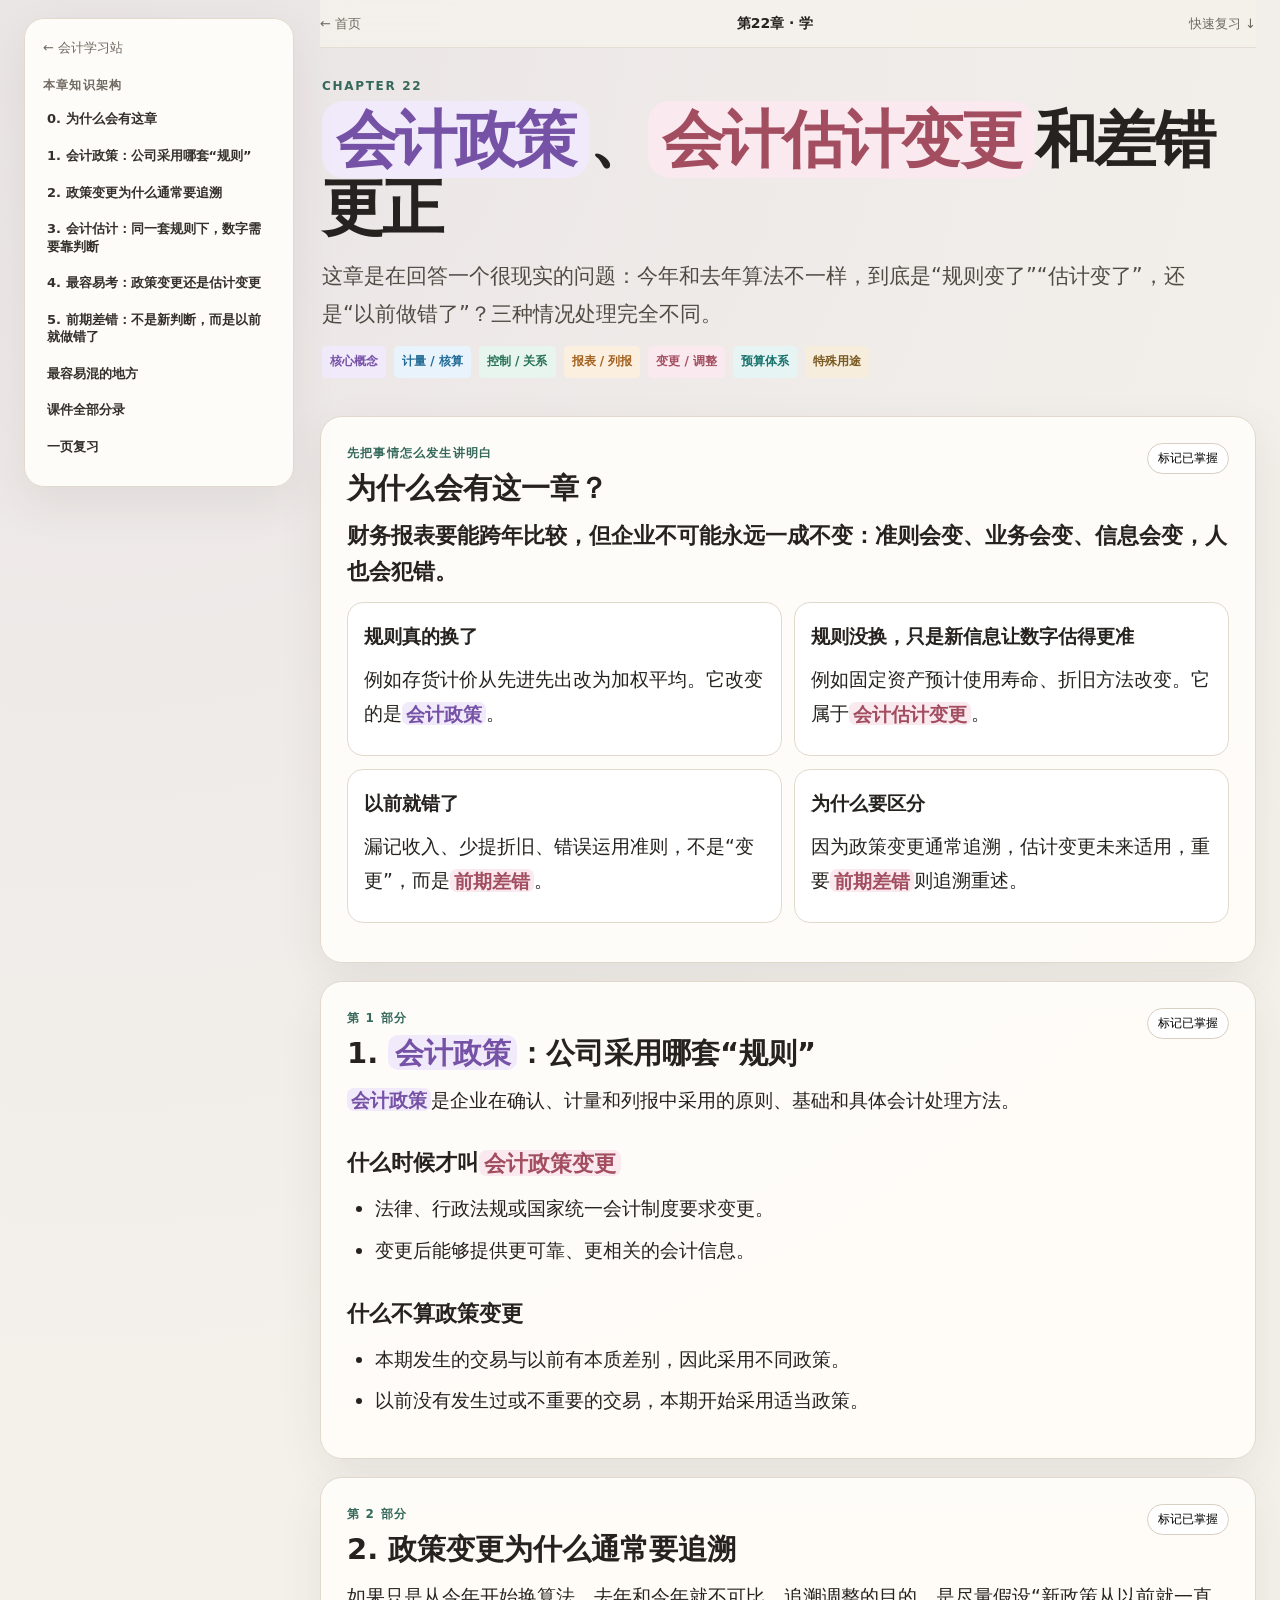
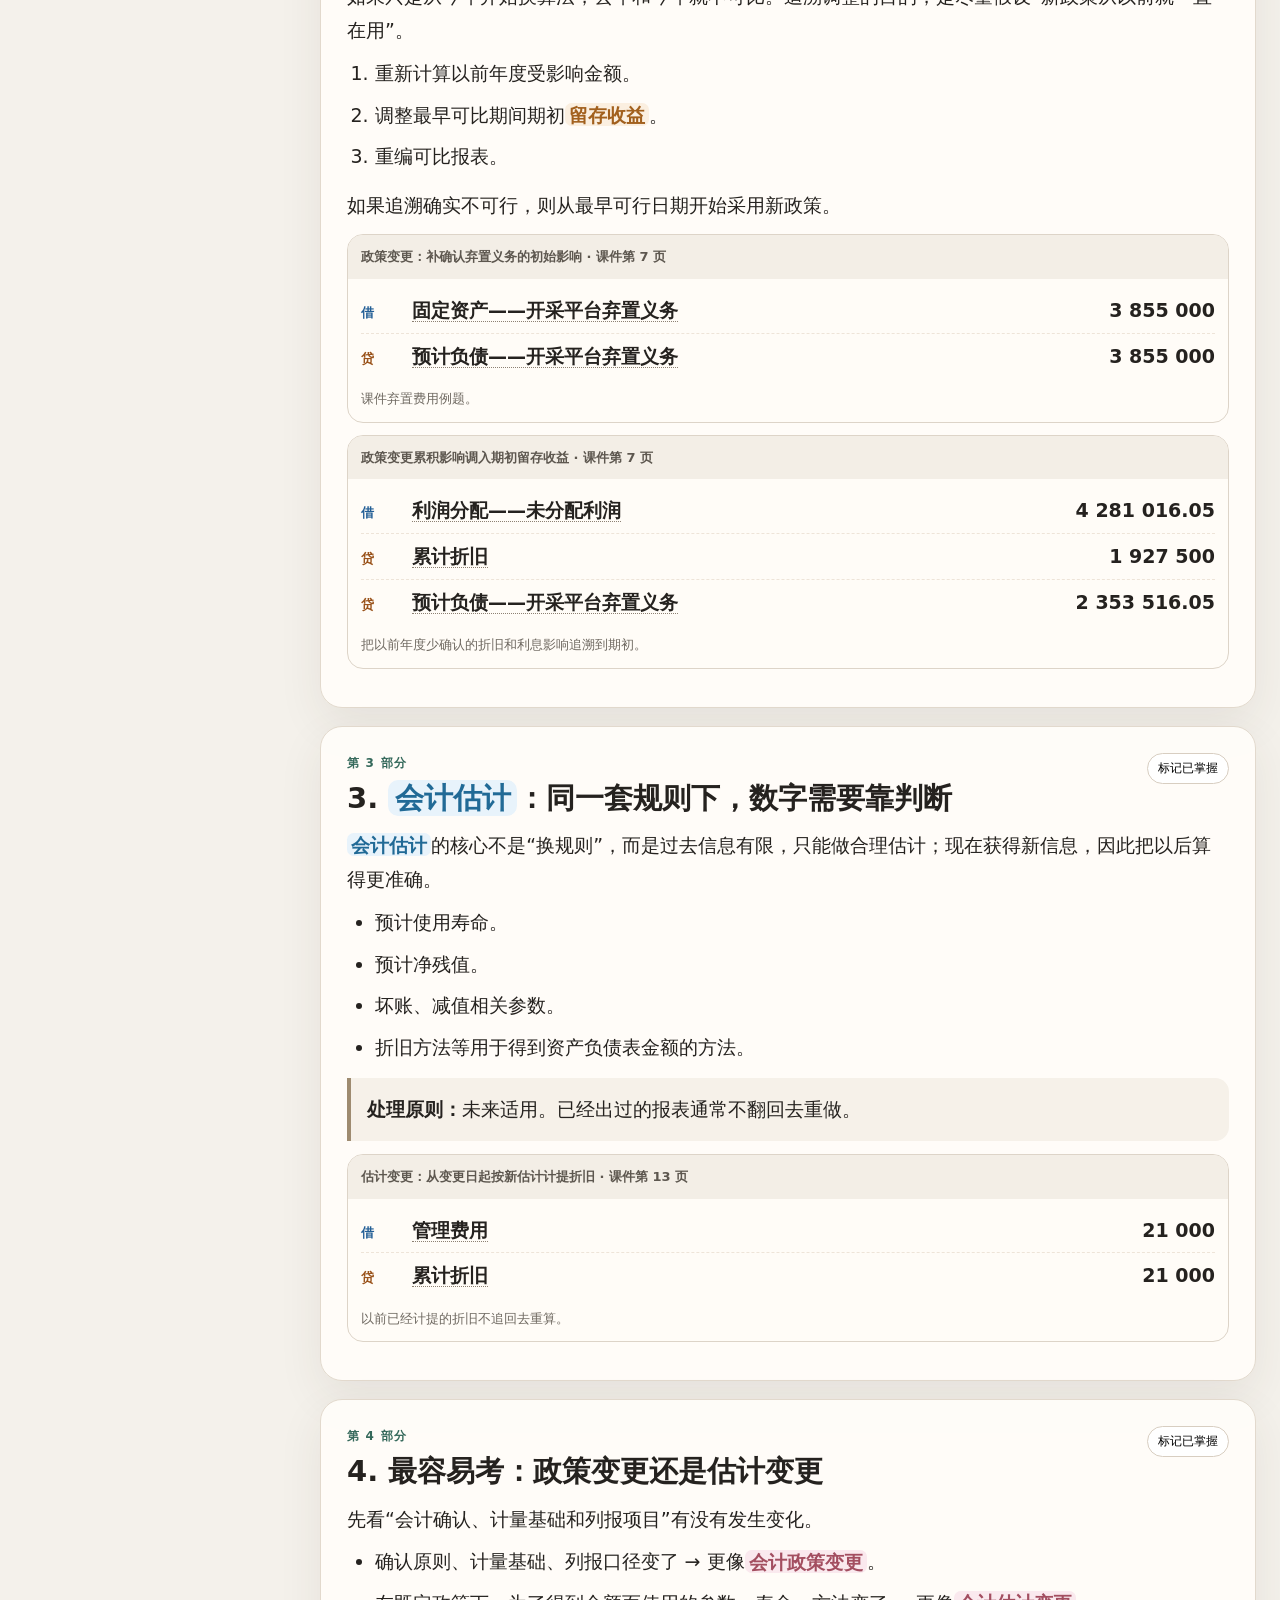
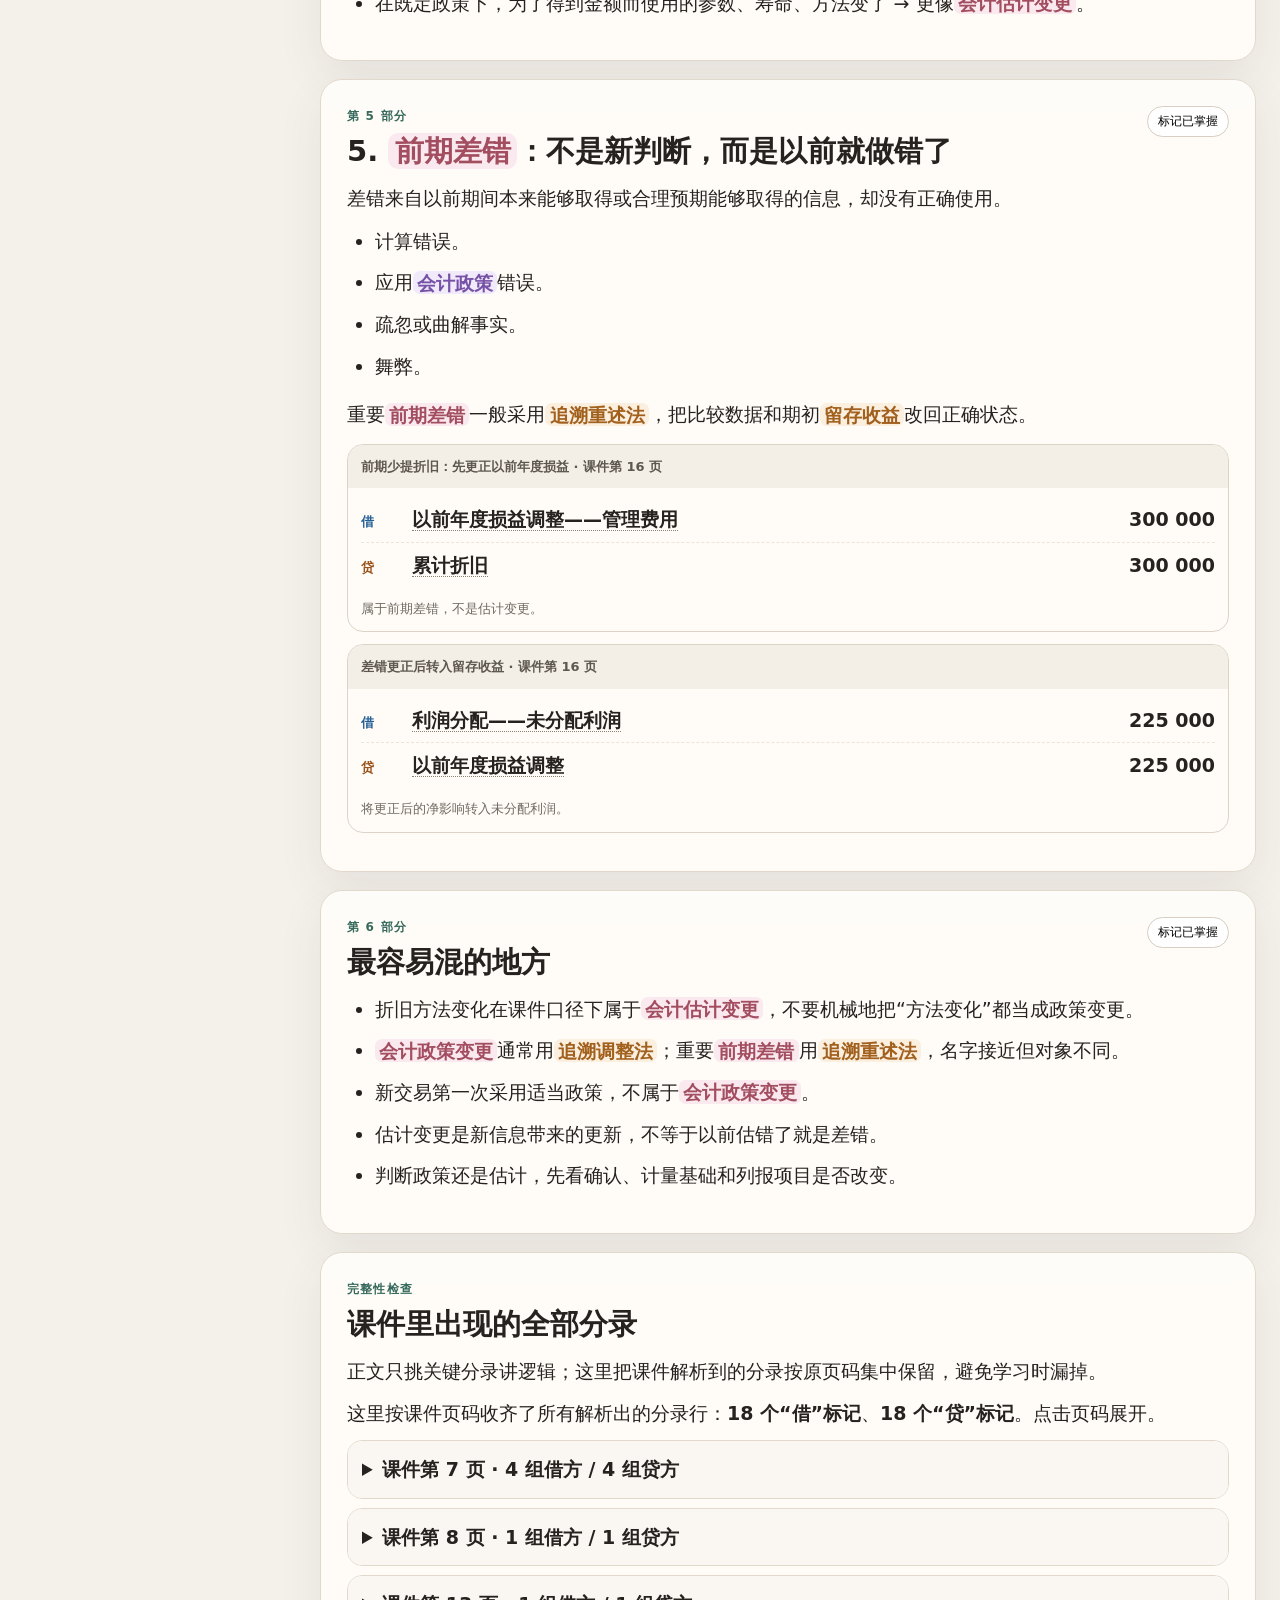
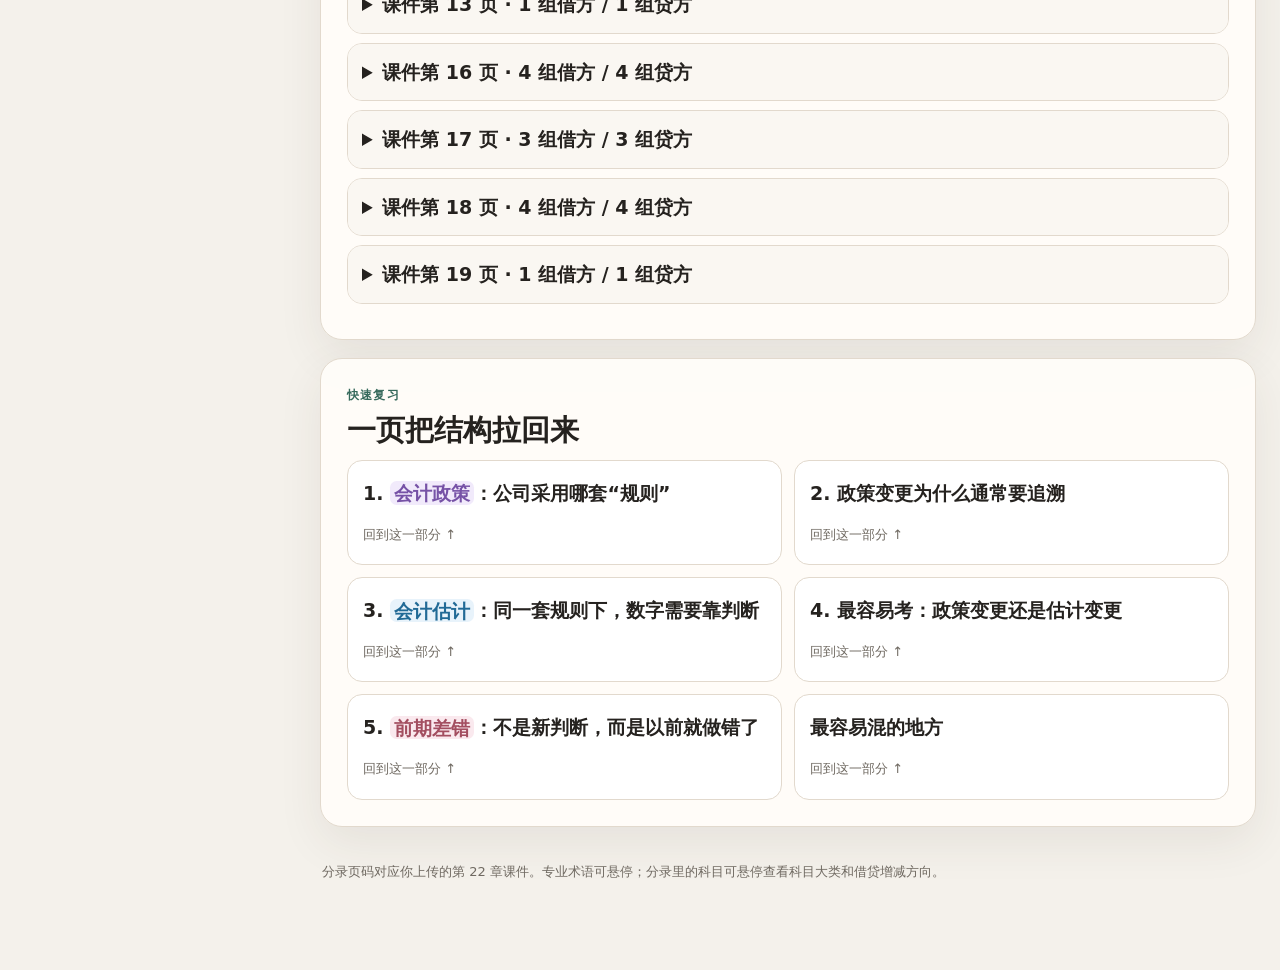
<file: chapter22/learn.html>
<!doctype html>
<html lang="zh-CN"><head><meta charset="utf-8"><meta name="viewport" content="width=device-width,initial-scale=1">
<title>第22章 · 会计政策、会计估计变更和差错更正</title>
<link rel="stylesheet" href="../assets/learn.css"></head>
<body data-chapter="22"><div id="tip" role="tooltip"></div>
<div class="shell">
<aside class="sidebar"><a class="back" href="../index.html">← 会计学习站</a><div class="side-title">本章知识架构</div><ul class="tree"><li class="root"><a href="#why">0. 为什么会有这章</a></li><li class="root"><a href="#policy">1. 会计政策：公司采用哪套“规则”</a></li><li class="root"><a href="#retro">2. 政策变更为什么通常要追溯</a></li><li class="root"><a href="#estimate">3. 会计估计：同一套规则下，数字需要靠判断</a></li><li class="root"><a href="#distinguish">4. 最容易考：政策变更还是估计变更</a></li><li class="root"><a href="#error">5. 前期差错：不是新判断，而是以前就做错了</a></li><li class="root"><a href="#traps">最容易混的地方</a></li><li class="root"><a href="#entries">课件全部分录</a></li><li class="root"><a href="#quick">一页复习</a></li></ul></aside>
<main class="main">
<div class="topbar"><a href="../index.html">← 首页</a><strong>第22章 · 学</strong><a href="#quick">快速复习 ↓</a></div>
<div class="mobile-tree"><details><summary>查看本章知识架构</summary><ul class="tree"><li class="root"><a href="#why">0. 为什么会有这章</a></li><li class="root"><a href="#policy">1. 会计政策：公司采用哪套“规则”</a></li><li class="root"><a href="#retro">2. 政策变更为什么通常要追溯</a></li><li class="root"><a href="#estimate">3. 会计估计：同一套规则下，数字需要靠判断</a></li><li class="root"><a href="#distinguish">4. 最容易考：政策变更还是估计变更</a></li><li class="root"><a href="#error">5. 前期差错：不是新判断，而是以前就做错了</a></li><li class="root"><a href="#traps">最容易混的地方</a></li><li class="root"><a href="#entries">课件全部分录</a></li><li class="root"><a href="#quick">一页复习</a></li></ul></details></div>
<div class="study-content">
<header class="hero"><div class="eyebrow">CHAPTER 22</div><h1>会计政策、会计估计变更和差错更正</h1><p class="lead">这章是在回答一个很现实的问题：今年和去年算法不一样，到底是“规则变了”“估计变了”，还是“以前做错了”？三种情况处理完全不同。</p><div class="legend"><span class="core">核心概念</span><span class="measure">计量 / 核算</span><span class="control">控制 / 关系</span><span class="report">报表 / 列报</span><span class="change">变更 / 调整</span><span class="budget">预算体系</span><span class="special">特殊用途</span></div></header>
<section class="logic" id="why"><button class="mastery" data-key="why">标记已掌握</button><div class="kicker">先把事情怎么发生讲明白</div><h2>为什么会有这一章？</h2>
<p class="big">财务报表要能跨年比较，但企业不可能永远一成不变：准则会变、业务会变、信息会变，人也会犯错。</p>
<div class="compare"><div class="mini"><b>规则真的换了</b><p>例如存货计价从先进先出改为加权平均。它改变的是会计政策。</p></div><div class="mini"><b>规则没换，只是新信息让数字估得更准</b><p>例如固定资产预计使用寿命、折旧方法改变。它属于会计估计变更。</p></div></div>
<div class="compare"><div class="mini"><b>以前就错了</b><p>漏记收入、少提折旧、错误运用准则，不是“变更”，而是前期差错。</p></div><div class="mini"><b>为什么要区分</b><p>因为政策变更通常追溯，估计变更未来适用，重要前期差错则追溯重述。</p></div></div>
</section>
<section class="section" id="policy"><button class="mastery" data-key="policy">标记已掌握</button><div class="kicker">第 1 部分</div><h2>1. 会计政策：公司采用哪套“规则”</h2>
<p>会计政策是企业在确认、计量和列报中采用的原则、基础和具体会计处理方法。</p>
<h3>什么时候才叫会计政策变更</h3>
<ul><li>法律、行政法规或国家统一会计制度要求变更。</li><li>变更后能够提供更可靠、更相关的会计信息。</li></ul>
<h3>什么不算政策变更</h3>
<ul><li>本期发生的交易与以前有本质差别，因此采用不同政策。</li><li>以前没有发生过或不重要的交易，本期开始采用适当政策。</li></ul>
</section><section class="section" id="retro"><button class="mastery" data-key="retro">标记已掌握</button><div class="kicker">第 2 部分</div><h2>2. 政策变更为什么通常要追溯</h2>
<p>如果只是从今年开始换算法，去年和今年就不可比。追溯调整的目的，是尽量假设“新政策从以前就一直在用”。</p>
<ol><li>重新计算以前年度受影响金额。</li><li>调整最早可比期间期初留存收益。</li><li>重编可比报表。</li></ol>
<p>如果追溯确实不可行，则从最早可行日期开始采用新政策。</p>
<div class="entry"><div class="entry-head">政策变更：补确认弃置义务的初始影响 · 课件第 7 页</div><div class="entry-grid"><div class="entry-row"><span class="dc debit">借</span><span><span class="acct" tabindex="0" data-kind="资产类" data-word="固定资产——开采平台弃置义务" data-tip="企业或单位控制、预期能带来经济利益或服务潜力的资源。" data-debit="增加" data-credit="减少">固定资产——开采平台弃置义务</span></span><span class="amount">3 855 000</span></div><div class="entry-row"><span class="dc credit">贷</span><span><span class="acct" tabindex="0" data-kind="负债类" data-word="预计负债——开采平台弃置义务" data-tip="过去事项形成、未来需要交付资源或履行义务的现时义务。" data-debit="减少" data-credit="增加">预计负债——开采平台弃置义务</span></span><span class="amount">3 855 000</span></div></div><div class=entry-note>课件弃置费用例题。</div></div><div class="entry"><div class="entry-head">政策变更累积影响调入期初留存收益 · 课件第 7 页</div><div class="entry-grid"><div class="entry-row"><span class="dc debit">借</span><span><span class="acct" tabindex="0" data-kind="所有者权益 / 净资产类" data-word="利润分配——未分配利润" data-tip="资产扣除负债后归属于所有者或组织自身的剩余权益；政府和非营利组织更多使用“净资产”概念。" data-debit="减少" data-credit="增加">利润分配——未分配利润</span></span><span class="amount">4 281 016.05</span></div><div class="entry-row"><span class="dc credit">贷</span><span><span class="acct" tabindex="0" data-kind="资产类备抵科目" data-word="累计折旧" data-tip="它不是一项独立资产，而是用来冲减相关资产账面价值的备抵科目。" data-debit="减少备抵＝相关资产净额增加" data-credit="增加备抵＝相关资产净额减少">累计折旧</span></span><span class="amount">1 927 500</span></div><div class="entry-row"><span class="dc credit">贷</span><span><span class="acct" tabindex="0" data-kind="负债类" data-word="预计负债——开采平台弃置义务" data-tip="过去事项形成、未来需要交付资源或履行义务的现时义务。" data-debit="减少" data-credit="增加">预计负债——开采平台弃置义务</span></span><span class="amount">2 353 516.05</span></div></div><div class=entry-note>把以前年度少确认的折旧和利息影响追溯到期初。</div></div></section><section class="section" id="estimate"><button class="mastery" data-key="estimate">标记已掌握</button><div class="kicker">第 3 部分</div><h2>3. 会计估计：同一套规则下，数字需要靠判断</h2>
<p>会计估计的核心不是“换规则”，而是过去信息有限，只能做合理估计；现在获得新信息，因此把以后算得更准确。</p>
<ul><li>预计使用寿命。</li><li>预计净残值。</li><li>坏账、减值相关参数。</li><li>折旧方法等用于得到资产负债表金额的方法。</li></ul>
<div class="callout"><b>处理原则：</b>未来适用。已经出过的报表通常不翻回去重做。</div>
<div class="entry"><div class="entry-head">估计变更：从变更日起按新估计计提折旧 · 课件第 13 页</div><div class="entry-grid"><div class="entry-row"><span class="dc debit">借</span><span><span class="acct" tabindex="0" data-kind="费用 / 损失 / 支出类" data-word="管理费用" data-tip="本期经济利益流出、净资产减少或预算资金支出的项目。" data-debit="增加" data-credit="减少或结转">管理费用</span></span><span class="amount">21 000</span></div><div class="entry-row"><span class="dc credit">贷</span><span><span class="acct" tabindex="0" data-kind="资产类备抵科目" data-word="累计折旧" data-tip="它不是一项独立资产，而是用来冲减相关资产账面价值的备抵科目。" data-debit="减少备抵＝相关资产净额增加" data-credit="增加备抵＝相关资产净额减少">累计折旧</span></span><span class="amount">21 000</span></div></div><div class=entry-note>以前已经计提的折旧不追回去重算。</div></div></section><section class="section" id="distinguish"><button class="mastery" data-key="distinguish">标记已掌握</button><div class="kicker">第 4 部分</div><h2>4. 最容易考：政策变更还是估计变更</h2>
<p>先看“会计确认、计量基础和列报项目”有没有发生变化。</p>
<ul><li>确认原则、计量基础、列报口径变了 → 更像会计政策变更。</li><li>在既定政策下，为了得到金额而使用的参数、寿命、方法变了 → 更像会计估计变更。</li></ul>
</section><section class="section" id="error"><button class="mastery" data-key="error">标记已掌握</button><div class="kicker">第 5 部分</div><h2>5. 前期差错：不是新判断，而是以前就做错了</h2>
<p>差错来自以前期间本来能够取得或合理预期能够取得的信息，却没有正确使用。</p>
<ul><li>计算错误。</li><li>应用会计政策错误。</li><li>疏忽或曲解事实。</li><li>舞弊。</li></ul>
<p>重要前期差错一般采用追溯重述法，把比较数据和期初留存收益改回正确状态。</p>
<div class="entry"><div class="entry-head">前期少提折旧：先更正以前年度损益 · 课件第 16 页</div><div class="entry-grid"><div class="entry-row"><span class="dc debit">借</span><span><span class="acct" tabindex="0" data-kind="损益调整类" data-word="以前年度损益调整——管理费用" data-tip="专门用来更正以前年度损益或处理资产负债表日后调整事项的过渡科目，最后通常转入留存收益。" data-debit="通常表示调减以前年度利润或记录费用型调整" data-credit="通常表示调增以前年度利润或记录收入型调整">以前年度损益调整——管理费用</span></span><span class="amount">300 000</span></div><div class="entry-row"><span class="dc credit">贷</span><span><span class="acct" tabindex="0" data-kind="资产类备抵科目" data-word="累计折旧" data-tip="它不是一项独立资产，而是用来冲减相关资产账面价值的备抵科目。" data-debit="减少备抵＝相关资产净额增加" data-credit="增加备抵＝相关资产净额减少">累计折旧</span></span><span class="amount">300 000</span></div></div><div class=entry-note>属于前期差错，不是估计变更。</div></div><div class="entry"><div class="entry-head">差错更正后转入留存收益 · 课件第 16 页</div><div class="entry-grid"><div class="entry-row"><span class="dc debit">借</span><span><span class="acct" tabindex="0" data-kind="所有者权益 / 净资产类" data-word="利润分配——未分配利润" data-tip="资产扣除负债后归属于所有者或组织自身的剩余权益；政府和非营利组织更多使用“净资产”概念。" data-debit="减少" data-credit="增加">利润分配——未分配利润</span></span><span class="amount">225 000</span></div><div class="entry-row"><span class="dc credit">贷</span><span><span class="acct" tabindex="0" data-kind="损益调整类" data-word="以前年度损益调整" data-tip="专门用来更正以前年度损益或处理资产负债表日后调整事项的过渡科目，最后通常转入留存收益。" data-debit="通常表示调减以前年度利润或记录费用型调整" data-credit="通常表示调增以前年度利润或记录收入型调整">以前年度损益调整</span></span><span class="amount">225 000</span></div></div><div class=entry-note>将更正后的净影响转入未分配利润。</div></div></section><section class="section" id="traps"><button class="mastery" data-key="traps">标记已掌握</button><div class="kicker">第 6 部分</div><h2>最容易混的地方</h2><ul><li>折旧方法变化在课件口径下属于会计估计变更，不要机械地把“方法变化”都当成政策变更。</li><li>会计政策变更通常用追溯调整法；重要前期差错用追溯重述法，名字接近但对象不同。</li><li>新交易第一次采用适当政策，不属于会计政策变更。</li><li>估计变更是新信息带来的更新，不等于以前估错了就是差错。</li><li>判断政策还是估计，先看确认、计量基础和列报项目是否改变。</li></ul></section>
<section class="section" id="entries"><div class="kicker">完整性检查</div><h2>课件里出现的全部分录</h2><p>正文只挑关键分录讲逻辑；这里把课件解析到的分录按原页码集中保留，避免学习时漏掉。</p><p>这里按课件页码收齐了所有解析出的分录行：<b>18 个“借”标记</b>、<b>18 个“贷”标记</b>。点击页码展开。</p><details class="source-page"><summary>课件第 7 页 · 4 组借方 / 4 组贷方</summary><div class="source-lines entry"><div class="source-line"><span class="dc debit">借</span>：<span class="acct" tabindex="0" data-word="固定资产——开采平台弃置义务">固定资产——开采平台弃置义务</span></div><div class="source-line">3 855 000</div><div class="source-line"><span class="dc credit">贷</span>：<span class="acct" tabindex="0" data-word="预计负债——开采平台弃置义务">预计负债——开采平台弃置义务</span></div><div class="source-line">3 855 000</div><div class="source-line"><span class="dc debit">借</span>：<span class="acct" tabindex="0" data-word="财务费用">财务费用</span></div><div class="source-line"><span class="dc credit">贷</span>：<span class="acct" tabindex="0" data-word="预计负债">预计负债</span></div><div class="source-line"><span class="dc debit">借</span>：<span class="acct" tabindex="0" data-word="主营业务成本">主营业务成本</span></div><div class="source-line"><span class="dc credit">贷</span>：<span class="acct" tabindex="0" data-word="累计折旧">累计折旧</span></div><div class="source-line"><span class="dc debit">借</span>：<span class="acct" tabindex="0" data-word="利润分配——未分配利润">利润分配——未分配利润</span></div><div class="source-line">4 281 016.05</div><div class="source-line"><span class="dc credit">贷</span>：<span class="acct" tabindex="0" data-word="累计折旧">累计折旧</span> 1 927 500</div><div class="source-line"><span class="acct" tabindex="0" data-word="预计负债——开采平台弃置义务">预计负债——开采平台弃置义务</span></div><div class="source-line">2 353 516.05</div></div></details><details class="source-page"><summary>课件第 8 页 · 1 组借方 / 1 组贷方</summary><div class="source-lines entry"><div class="source-line"><span class="dc debit">借</span>：<span class="acct" tabindex="0" data-word="盈余公积——法定盈余公积">盈余公积——法定盈余公积</span></div><div class="source-line">428 101.61</div><div class="source-line">（4 281 016.05×10%）</div><div class="source-line"><span class="dc credit">贷</span>：<span class="acct" tabindex="0" data-word="利润分配——未分配利润">利润分配——未分配利润</span> 428 101.61</div></div></details><details class="source-page"><summary>课件第 13 页 · 1 组借方 / 1 组贷方</summary><div class="source-lines entry"><div class="source-line"><span class="dc debit">借</span>：<span class="acct" tabindex="0" data-word="管理费用">管理费用</span> 21 000</div><div class="source-line"><span class="dc credit">贷</span>：<span class="acct" tabindex="0" data-word="累计折旧">累计折旧</span> 21 000</div></div></details><details class="source-page"><summary>课件第 16 页 · 4 组借方 / 4 组贷方</summary><div class="source-lines entry"><div class="source-line"><span class="dc debit">借</span>：<span class="acct" tabindex="0" data-word="以前年度损益调整——管理费用">以前年度损益调整——管理费用</span></div><div class="source-line">300 000</div><div class="source-line"><span class="dc credit">贷</span>：<span class="acct" tabindex="0" data-word="累计折旧">累计折旧</span> 300 000</div><div class="source-line"><span class="dc debit">借</span>：<span class="acct" tabindex="0" data-word="应交税费——应交所得税">应交税费——应交所得税</span> 75 000</div><div class="source-line"><span class="dc credit">贷</span>：<span class="acct" tabindex="0" data-word="以前年度损益调整——所得税费用">以前年度损益调整——所得税费用</span></div><div class="source-line">75 000</div><div class="source-line"><span class="dc debit">借</span>：<span class="acct" tabindex="0" data-word="利润分配——未分配利润">利润分配——未分配利润</span> 225 000</div><div class="source-line"><span class="dc credit">贷</span>：<span class="acct" tabindex="0" data-word="以前年度损益调整">以前年度损益调整</span> 225 000</div><div class="source-line"><span class="dc debit">借</span>：<span class="acct" tabindex="0" data-word="盈余公积——法定盈余公积">盈余公积——法定盈余公积</span> 22 500</div><div class="source-line"><span class="acct" tabindex="0" data-word="——任意盈余公积">——任意盈余公积</span> <span class="amount">11 250</span></div><div class="source-line"><span class="dc credit">贷</span>：<span class="acct" tabindex="0" data-word="利润分配——未分配利润">利润分配——未分配利润</span> 33 750</div></div></details><details class="source-page"><summary>课件第 17 页 · 3 组借方 / 3 组贷方</summary><div class="source-lines entry"><div class="source-line"><span class="dc debit">借</span>：<span class="acct" tabindex="0" data-word="以前年度损益调整">以前年度损益调整</span> 600</div><div class="source-line"><span class="dc credit">贷</span>：<span class="acct" tabindex="0" data-word="无形资产">无形资产</span> 600</div><div class="source-line"><span class="dc debit">借</span>：<span class="acct" tabindex="0" data-word="累计摊销">累计摊销</span> 60（600/5×6/12）</div><div class="source-line"><span class="dc credit">贷</span>：<span class="acct" tabindex="0" data-word="以前年度损益调整">以前年度损益调整</span> 60</div><div class="source-line"><span class="dc debit">借</span>：<span class="acct" tabindex="0" data-word="盈余公积">盈余公积</span> 54</div><div class="source-line"><span class="acct" tabindex="0" data-word="利润分配——未分配利润">利润分配——未分配利润</span> <span class="amount">486</span></div><div class="source-line"><span class="dc credit">贷</span>：<span class="acct" tabindex="0" data-word="以前年度损益调整">以前年度损益调整</span> 540</div></div></details><details class="source-page"><summary>课件第 18 页 · 4 组借方 / 4 组贷方</summary><div class="source-lines entry"><div class="source-line"><span class="dc debit">借</span>：<span class="acct" tabindex="0" data-word="以前年度损益调整——资产减值损失">以前年度损益调整——资产减值损失</span></div><div class="source-line">100</div><div class="source-line"><span class="dc credit">贷</span>：<span class="acct" tabindex="0" data-word="存货跌价准备">存货跌价准备</span> 100</div><div class="source-line"><span class="dc debit">借</span>：<span class="acct" tabindex="0" data-word="递延所得税资产">递延所得税资产</span> 25</div><div class="source-line"><span class="dc credit">贷</span>：<span class="acct" tabindex="0" data-word="以前年度损益调整——所得税费用">以前年度损益调整——所得税费用</span> 25</div><div class="source-line"><span class="acct" tabindex="0" data-word="资料二：该企业的一项管理用无形资产使用寿命不确定，但是税法规定使用年限为">资料二：该企业的一项管理用无形资产使用寿命不确定，但是税法规定使用年限为</span> <span class="amount">10 年。企业 2×25</span></div><div class="source-line"><span class="dc debit">借</span>：<span class="acct" tabindex="0" data-word="累计摊销">累计摊销</span> 120</div><div class="source-line"><span class="dc credit">贷</span>：<span class="acct" tabindex="0" data-word="以前年度损益调整——管理费用">以前年度损益调整——管理费用</span> 120</div><div class="source-line"><span class="dc debit">借</span>：<span class="acct" tabindex="0" data-word="以前年度损益调整——所得税费用">以前年度损益调整——所得税费用</span> 30</div><div class="source-line"><span class="dc credit">贷</span>：<span class="acct" tabindex="0" data-word="递延所得税负债">递延所得税负债</span> 30</div><div class="source-line"><span class="acct" tabindex="0" data-word="综上：结转“以前年度损益调整”的贷方余额">综上：结转“以前年度损益调整”的贷方余额</span></div></div></details><details class="source-page"><summary>课件第 19 页 · 1 组借方 / 1 组贷方</summary><div class="source-lines entry"><div class="source-line"><span class="dc debit">借</span>：<span class="acct" tabindex="0" data-word="以前年度损益调整">以前年度损益调整</span> 15</div><div class="source-line"><span class="dc credit">贷</span>：<span class="acct" tabindex="0" data-word="盈余公积">盈余公积</span> 1.50</div><div class="source-line"><span class="acct" tabindex="0" data-word="利润分配——未分配利润">利润分配——未分配利润</span> <span class="amount">13.50</span></div></div></details></section>
<section class="section" id="quick"><div class="kicker">快速复习</div><h2>一页把结构拉回来</h2><div class="quickgrid"><div class="quick"><b>1. 会计政策：公司采用哪套“规则”</b><a href="#policy" style="font-size:13px;color:var(--muted);text-decoration:none">回到这一部分 ↑</a></div><div class="quick"><b>2. 政策变更为什么通常要追溯</b><a href="#retro" style="font-size:13px;color:var(--muted);text-decoration:none">回到这一部分 ↑</a></div><div class="quick"><b>3. 会计估计：同一套规则下，数字需要靠判断</b><a href="#estimate" style="font-size:13px;color:var(--muted);text-decoration:none">回到这一部分 ↑</a></div><div class="quick"><b>4. 最容易考：政策变更还是估计变更</b><a href="#distinguish" style="font-size:13px;color:var(--muted);text-decoration:none">回到这一部分 ↑</a></div><div class="quick"><b>5. 前期差错：不是新判断，而是以前就做错了</b><a href="#error" style="font-size:13px;color:var(--muted);text-decoration:none">回到这一部分 ↑</a></div><div class="quick"><b>最容易混的地方</b><a href="#traps" style="font-size:13px;color:var(--muted);text-decoration:none">回到这一部分 ↑</a></div></div></section>
</div>
<div class="footer">分录页码对应你上传的第 22 章课件。专业术语可悬停；分录里的科目可悬停查看科目大类和借贷增减方向。</div>
</main></div>
<script>window.TERM_GLOSSARY={"会计政策": ["核心概念", "企业确认、计量和列报交易事项时采用的原则、基础和具体处理方法。", "core"], "会计政策变更": ["变更类型", "企业对相同交易或事项由原会计政策改用另一会计政策。", "change"], "会计估计": ["核心概念", "在计量不确定性下，根据可获得信息对金额作出的判断。", "measure"], "会计估计变更": ["变更类型", "由于新信息、新经验或后续发展，对估计金额或估计方法作出的更新。", "change"], "前期差错": ["差错概念", "以前期间本可获得的信息没有正确使用而形成的错报或漏报。", "change"], "追溯调整法": ["处理方法", "把政策变更视同以前期间一直采用新政策，重算累积影响并调整比较数据。", "report"], "未来适用法": ["处理方法", "不改以前报表，从变更当期和以后期间按新估计处理。", "report"], "追溯重述法": ["处理方法", "发现重要前期差错后，把比较报表重述成仿佛以前从未发生该差错。", "report"], "累积影响数": ["计量概念", "新旧政策追溯到最早可行时点后，对期初留存收益等形成的累计差额。", "measure"], "留存收益": ["权益概念", "企业历年利润中保留在企业内部的部分，主要包括盈余公积和未分配利润。", "report"]};</script><script src="../assets/learn.js"></script></body></html>
</file>
<file: assets/learn.css>
:root{
 --bg:#f4f1eb;--paper:#fffdf9;--ink:#25221f;--muted:#6f6961;--line:#e2d9cd;
 --core:#7652a6;--corebg:#f1eafb;--measure:#216a96;--measurebg:#e8f3fb;
 --control:#277357;--controlbg:#e8f4ee;--report:#a2601d;--reportbg:#fbefe0;
 --change:#a34e60;--changebg:#fae9ee;--budget:#18726d;--budgetbg:#e6f5f3;
 --special:#7a5a22;--specialbg:#f6eddc;--shadow:0 16px 45px rgba(58,47,35,.08)
}
*{box-sizing:border-box}html{scroll-behavior:smooth}
body{margin:0;background:radial-gradient(circle at 7% 0,rgba(118,82,166,.08),transparent 25%),var(--bg);color:var(--ink);font-family:-apple-system,BlinkMacSystemFont,"PingFang SC","Microsoft YaHei",system-ui,sans-serif;font-size:19px;line-height:1.82}
a{color:inherit}
.shell{display:grid;grid-template-columns:270px minmax(0,1060px);gap:26px;justify-content:center;padding:0 24px 72px}
.sidebar{position:sticky;top:18px;align-self:start;max-height:calc(100vh - 36px);overflow:auto;background:rgba(255,253,249,.94);border:1px solid var(--line);border-radius:20px;padding:17px 14px;box-shadow:var(--shadow);margin-top:18px}
.sidebar .back{display:block;text-decoration:none;color:var(--muted);font-size:13px;margin:0 4px 15px}.side-title{font-size:12px;color:var(--muted);font-weight:900;letter-spacing:.1em;margin:0 4px 8px}
.tree,.tree ul{list-style:none;margin:0;padding:0}.tree>li{margin:7px 0}.tree a{display:block;text-decoration:none;padding:6px 8px;border-radius:9px;font-size:13px;line-height:1.35}.tree a:hover{background:#f1ede6}.tree ul{margin-left:10px;border-left:1px solid #ddd3c7;padding-left:8px}.tree ul a{font-size:12px;color:#615b54}.tree .root>a{font-weight:850;color:#34302c}
.main{min-width:0}.topbar{position:sticky;top:0;z-index:30;padding:11px 0;backdrop-filter:blur(14px);background:rgba(244,241,235,.9);display:flex;justify-content:space-between;gap:12px;align-items:center;border-bottom:1px solid rgba(226,217,205,.8)}.topbar a{text-decoration:none;color:var(--muted);font-size:13px}.topbar strong{font-size:14px}
.hero{padding:28px 2px 20px}.eyebrow{font-size:12px;font-weight:900;letter-spacing:.14em;color:#35695b}.hero h1{font-size:clamp(40px,5vw,62px);line-height:1.1;letter-spacing:-.035em;margin:8px 0 14px}.hero .lead{font-size:21px;color:#514b44;max-width:880px}
.legend{display:flex;gap:8px;flex-wrap:wrap;margin-top:13px}.legend span,.term{border-radius:.35em;padding:.03em .22em;font-weight:800}.legend span{font-size:12px;padding:5px 8px}
.core,.term-core{color:var(--core);background:var(--corebg)}.measure,.term-measure{color:var(--measure);background:var(--measurebg)}.control,.term-control{color:var(--control);background:var(--controlbg)}.report,.term-report{color:var(--report);background:var(--reportbg)}.change,.term-change{color:var(--change);background:var(--changebg)}.budget,.term-budget{color:var(--budget);background:var(--budgetbg)}.special,.term-special{color:var(--special);background:var(--specialbg)}
.term{cursor:help;box-decoration-break:clone;-webkit-box-decoration-break:clone;transition:filter .12s ease,box-shadow .12s ease}.term:hover,.term:focus{filter:saturate(1.25);box-shadow:0 0 0 2px rgba(0,0,0,.07);outline:none}
.section,.logic,.example,.journal-box,.review-box{background:rgba(255,253,249,.96);border:1px solid var(--line);border-radius:22px;box-shadow:var(--shadow)}
.logic,.section{padding:26px;margin:18px 0}.logic h2,.section h2{font-size:29px;line-height:1.25;margin:0 0 12px}.logic h3,.section h3{font-size:22px;margin:26px 0 8px}.section h4{font-size:19px;margin:20px 0 7px}.big{font-size:22px;font-weight:760;line-height:1.62}.kicker{font-size:12px;font-weight:900;letter-spacing:.1em;color:#35695b;margin-bottom:5px}
p{margin:8px 0}ul,ol{margin:8px 0 14px;padding-left:1.45em}li{margin:7px 0}.compare{display:grid;grid-template-columns:1fr 1fr;gap:12px;margin:13px 0}.mini,.step,.rulebox{background:#fff;border:1px solid var(--line);border-radius:16px;padding:16px}.mini b,.step b{display:block;margin-bottom:5px}.flow{display:grid;gap:9px;margin:13px 0}.arrow{text-align:center;font-size:25px;color:#998b79}.callout{border-left:4px solid #9e8b70;background:#f6f1e9;padding:14px 16px;border-radius:0 14px 14px 0;margin:13px 0}
.example{padding:17px 18px;margin:13px 0}.example .tag{font-size:12px;font-weight:900;color:#756f66}.example h4{margin:2px 0 7px}.answer{border-top:1px dashed var(--line);margin-top:9px;padding-top:9px}
.entry{border:1px solid #ddd4c8;border-radius:16px;background:#fffcf7;margin:12px 0;overflow:hidden}.entry-head{padding:10px 13px;background:#f3eee6;font-size:13px;color:#5d574f;font-weight:800}.entry-grid{padding:9px 13px}.entry-row{display:grid;grid-template-columns:42px minmax(0,1fr) auto;gap:9px;align-items:baseline;padding:5px 0;border-bottom:1px dashed #eee4d8}.entry-row:last-child{border-bottom:0}.dc{font-size:13px;font-weight:900}.dc.debit{color:#245f96}.dc.credit{color:#9a531b}.amount{font-variant-numeric:tabular-nums;font-weight:700;white-space:nowrap}.acct{cursor:help;font-weight:800;border-bottom:1px dotted #8d8173}.entry-note{font-size:13px;color:var(--muted);padding:0 13px 11px}
details.source-page{border:1px solid var(--line);border-radius:15px;background:#fff;margin:9px 0;overflow:hidden}details.source-page>summary{cursor:pointer;padding:11px 14px;font-weight:800;background:#faf7f2}details.source-page[open]>summary{border-bottom:1px solid var(--line)}.source-lines{padding:10px 14px}.source-line{font-family:ui-monospace,SFMono-Regular,Menlo,monospace;font-size:13px;line-height:1.65;padding:3px 0;white-space:pre-wrap}.source-line .acct{font-family:inherit}
.quickgrid{display:grid;grid-template-columns:repeat(2,1fr);gap:12px}.quick{padding:15px;border:1px solid var(--line);border-radius:15px;background:#fff}.quick b{display:block;margin-bottom:4px}
.mastery{float:right;border:1px solid #d8cec1;background:#fff;border-radius:999px;padding:6px 10px;font-size:12px;cursor:pointer}.mastery.done{background:#e9f5ef;border-color:#bcdcca;color:#236148}
#tip{position:fixed;z-index:9999;display:none;width:min(390px,calc(100vw - 24px));padding:13px 14px;background:#201f1d;color:#fff;border-radius:14px;box-shadow:0 14px 40px rgba(0,0,0,.25);font-size:14px;line-height:1.55;pointer-events:none}#tip .kind{font-size:11px;font-weight:900;opacity:.68;letter-spacing:.08em;margin-bottom:4px}#tip .word{font-size:16px;font-weight:900;margin-bottom:3px}
.mobile-tree{display:none}.footer{font-size:13px;color:var(--muted);padding:15px 2px}
@media(max-width:980px){.shell{display:block;padding:0 14px 55px}.sidebar{display:none}.mobile-tree{display:block;margin:12px 0}.mobile-tree details{background:#fff;border:1px solid var(--line);border-radius:14px;padding:9px 12px}.topbar{top:0}.main{max-width:900px;margin:auto}}
@media(max-width:650px){body{font-size:18px}.hero h1{font-size:37px}.hero .lead{font-size:19px}.logic,.section{padding:20px 16px}.logic h2,.section h2{font-size:26px}.logic h3,.section h3{font-size:21px}.compare,.quickgrid{grid-template-columns:1fr}.entry-row{grid-template-columns:36px minmax(0,1fr);}.amount{grid-column:2}.topbar strong{display:none}}
</file>
